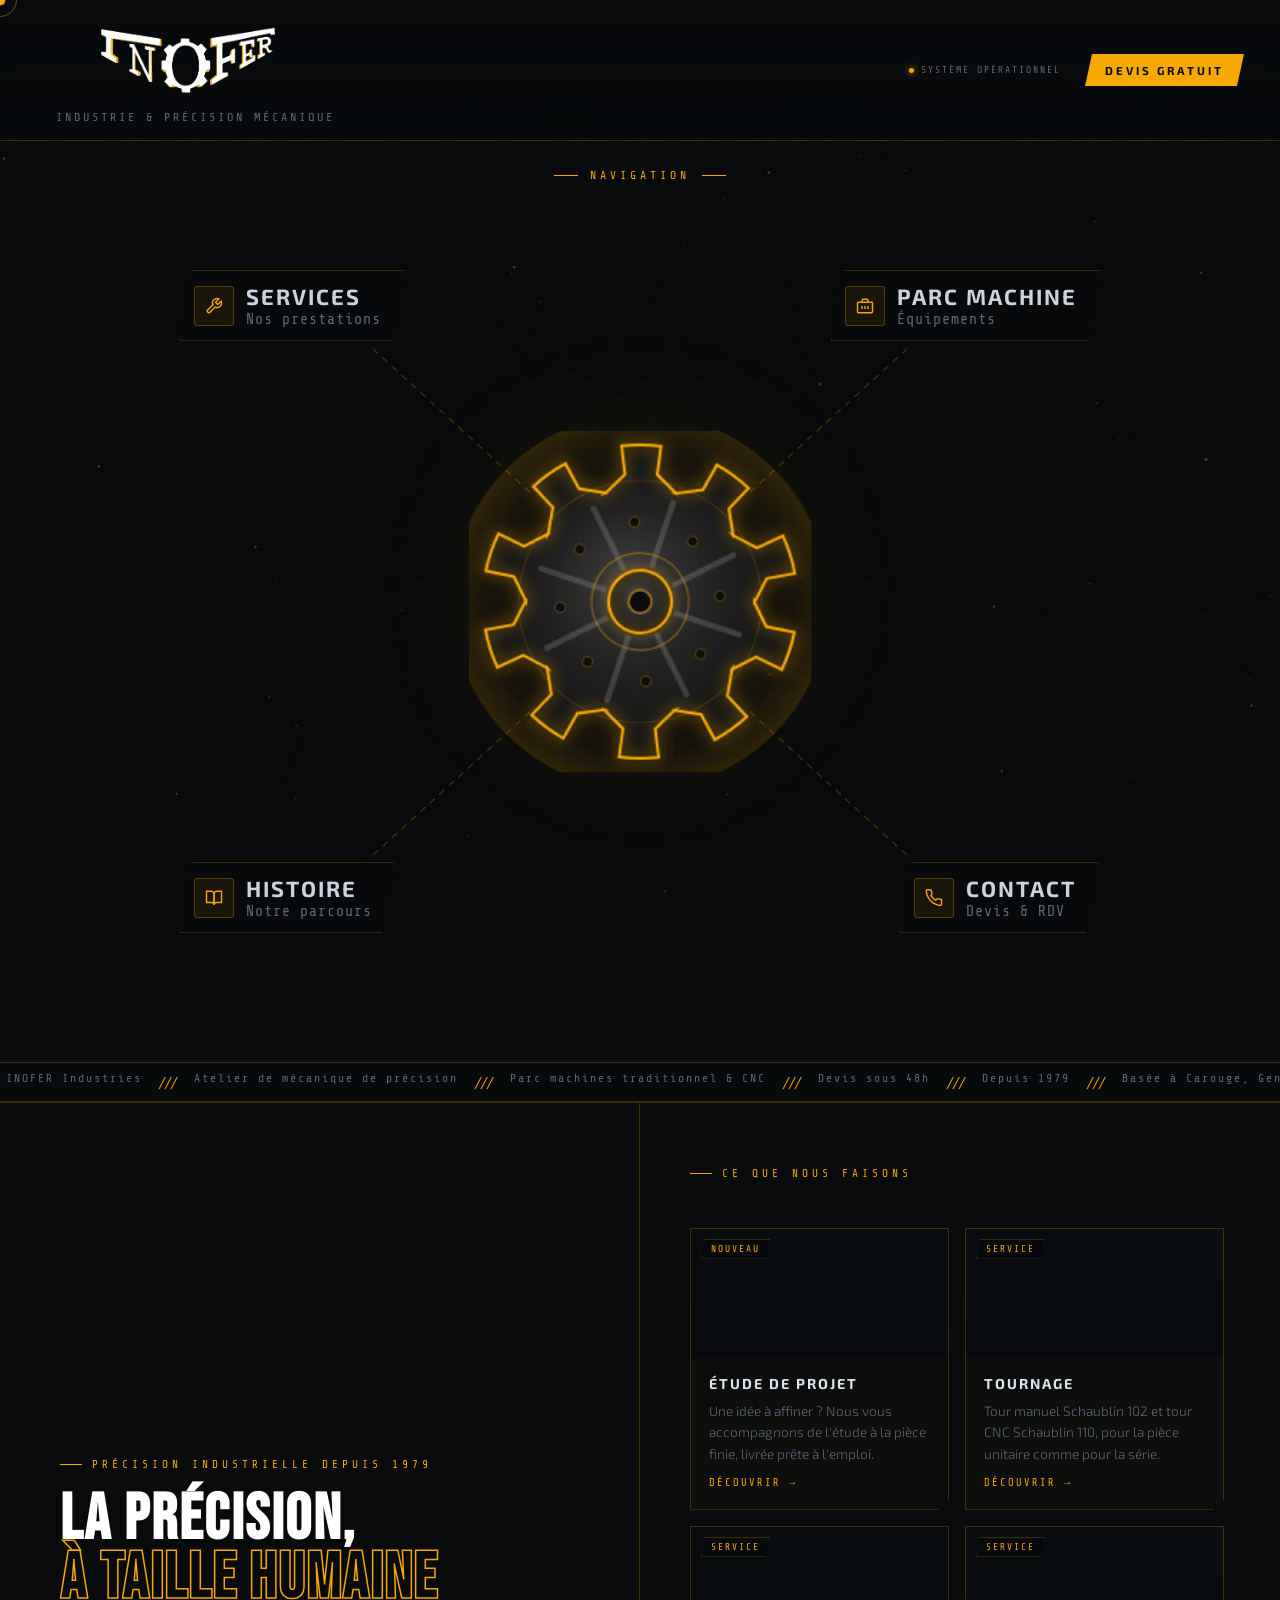
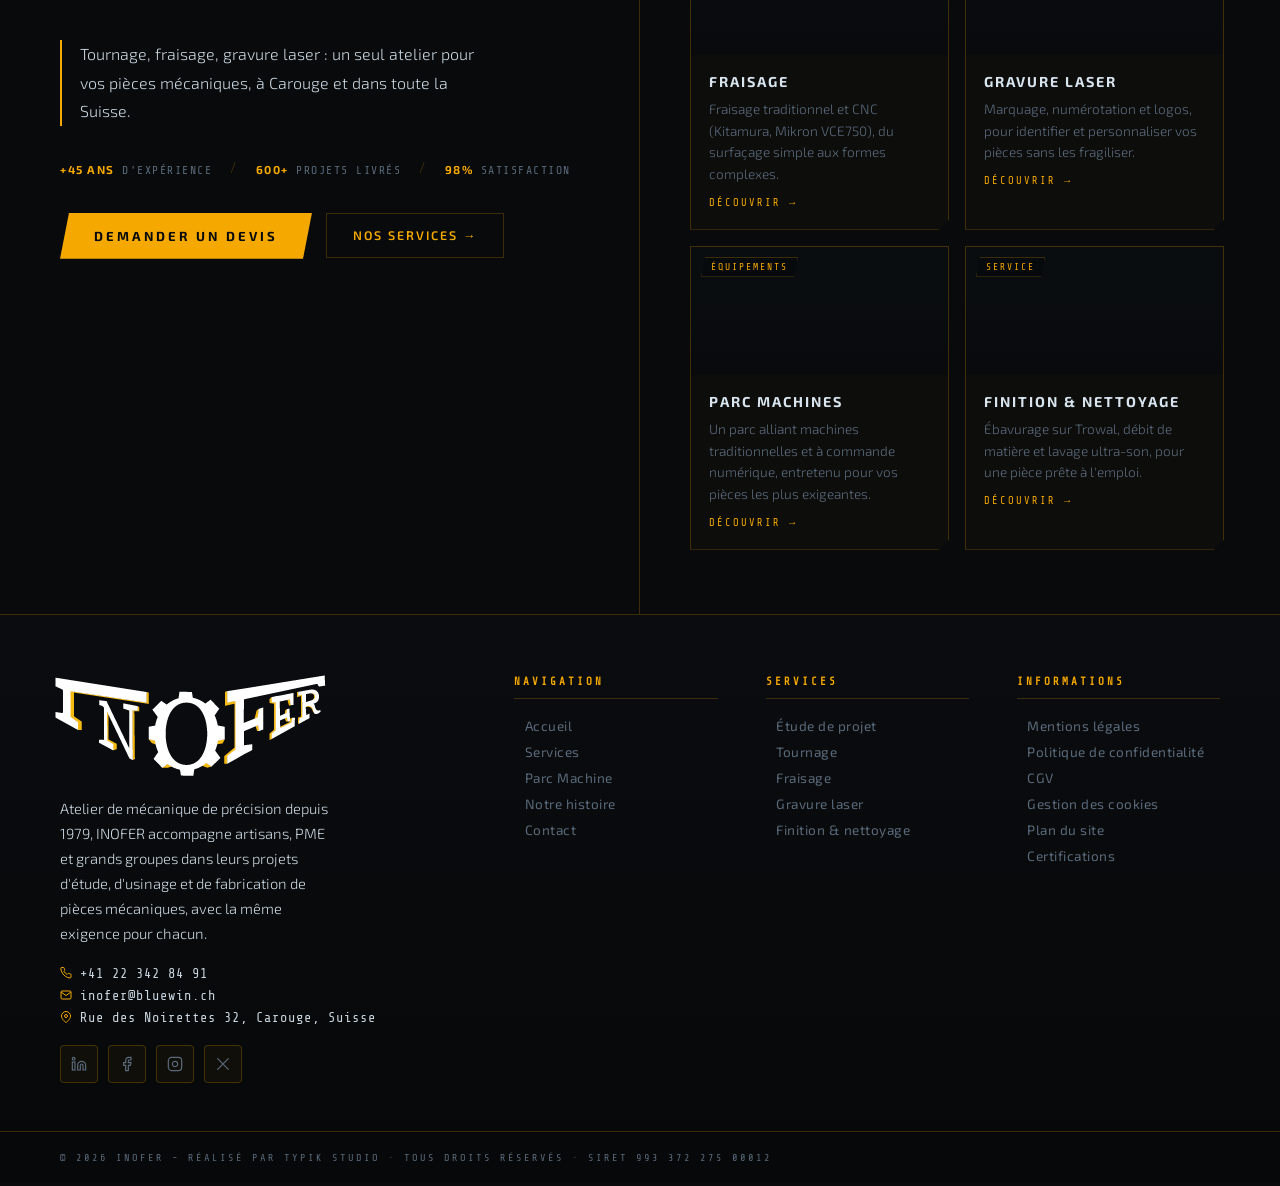
<file: index.html>
<!DOCTYPE html>
<html lang="fr">
<head>
  <meta charset="UTF-8"/>
  <meta name="viewport" content="width=device-width, initial-scale=1.0"/>
  <title>INOFER · Industrie & Précision</title>
  <link href="https://fonts.googleapis.com/css2?family=Bebas+Neue&family=Exo+2:wght@300;400;600;700&family=Share+Tech+Mono&display=swap" rel="stylesheet"/>
  <link rel="stylesheet" href="style.css"/>
   <!-- Favicon -->
    <link rel="icon" type="image/webp" href="image/fiv-icon.webp" />
</head>
<body>

  <div id="cursor"></div>
  <div id="cursor-ring"></div>
  <canvas id="bg-canvas"></canvas>
  <div class="scanlines"></div>

  <!-- HEADER -->
  <header>
    <a href="index.html" class="logo-mark">
      <img src="image/logo.webp" alt="Logo Inofer" class="logo-img">
      <span class="tagline">Industrie &amp; Précision Mécanique</span>
    </a>
    <div class="header-right">
      <div class="status-badge">Système opérationnel</div>
      <a href="contact.html" class="cta-header">Devis Gratuit</a>
    </div>
  </header>

  <div class="page">

    <!-- HERO : ROUE DENTÉE + NAV -->
    <section class="hero">
      <div class="hex-bg"></div>
      <div class="gear-ambient"></div>

      <div class="hero-top">
        <span class="eyebrow">Navigation</span>
      </div>

      <div class="gear-stage" id="gear-stage">

        <!-- Lignes de connexion -->
        <svg id="node-svg" viewBox="0 0 560 560" xmlns="http://www.w3.org/2000/svg">
          <defs>
            <filter id="lglow">
              <feGaussianBlur stdDeviation="2.5" result="b"/>
              <feMerge>
                <feMergeNode in="b"/>
                <feMergeNode in="SourceGraphic"/>
              </feMerge>
            </filter>
          </defs>
          <line id="ln-service"  x1="90"  y1="100" x2="205" y2="205" stroke="rgba(245,168,0,.22)" stroke-width="1" stroke-dasharray="5 4"/>
          <line id="ln-parc"     x1="470" y1="100" x2="355" y2="205" stroke="rgba(245,168,0,.22)" stroke-width="1" stroke-dasharray="5 4"/>
          <line id="ln-histoire" x1="90"  y1="460" x2="205" y2="355" stroke="rgba(245,168,0,.22)" stroke-width="1" stroke-dasharray="5 4"/>
          <line id="ln-contact"  x1="470" y1="460" x2="355" y2="355" stroke="rgba(245,168,0,.22)" stroke-width="1" stroke-dasharray="5 4"/>
        </svg>

        <!-- Canvas de la roue dentée -->
        <canvas id="gear-canvas" width="240" height="240"></canvas>

        <!-- Navigation desktop radiale -->
        <nav class="nav-nodes">

          <a href="service.html" class="node node-service" data-line="ln-service">
            <div class="node-pill">
              <div class="node-icon">
                <svg viewBox="0 0 24 24"><path d="M14.7 6.3a1 1 0 0 0 0 1.4l1.6 1.6a1 1 0 0 0 1.4 0l3.77-3.77a6 6 0 0 1-7.94 7.94l-6.91 6.91a2.12 2.12 0 0 1-3-3l6.91-6.91a6 6 0 0 1 7.94-7.94z"/></svg>
              </div>
              <div class="node-text">
                <span class="node-name">Services</span>
                <span class="node-desc">Nos prestations</span>
              </div>
            </div>
          </a>

          <a href="parc.html" class="node node-parc" data-line="ln-parc">
            <div class="node-pill">
              <div class="node-icon">
                <svg viewBox="0 0 24 24"><rect x="2" y="7" width="20" height="14" rx="1"/><path d="M16 7V5a2 2 0 0 0-2-2h-4a2 2 0 0 0-2 2v2"/><line x1="12" y1="12" x2="12" y2="16"/><line x1="8" y1="12" x2="8" y2="16"/><line x1="16" y1="12" x2="16" y2="16"/></svg>
              </div>
              <div class="node-text">
                <span class="node-name">Parc Machine</span>
                <span class="node-desc">Équipements</span>
              </div>
            </div>
          </a>

          <a href="histoire.html" class="node node-histoire" data-line="ln-histoire">
            <div class="node-pill">
              <div class="node-icon">
                <svg viewBox="0 0 24 24"><path d="M2 3h6a4 4 0 0 1 4 4v14a3 3 0 0 0-3-3H2z"/><path d="M22 3h-6a4 4 0 0 0-4 4v14a3 3 0 0 1 3-3h7z"/></svg>
              </div>
              <div class="node-text">
                <span class="node-name">Histoire</span>
                <span class="node-desc">Notre parcours</span>
              </div>
            </div>
          </a>

          <a href="contact.html" class="node node-contact" data-line="ln-contact">
            <div class="node-pill">
              <div class="node-icon">
                <svg viewBox="0 0 24 24"><path d="M22 16.92v3a2 2 0 0 1-2.18 2 19.79 19.79 0 0 1-8.63-3.07A19.5 19.5 0 0 1 4.69 12 19.79 19.79 0 0 1 1.61 3.18 2 2 0 0 1 3.58 1h3a2 2 0 0 1 2 1.72c.13.96.36 1.9.7 2.81a2 2 0 0 1-.45 2.11L7.91 8.55a16 16 0 0 0 6.29 6.29l1.31-1.31a2 2 0 0 1 2.11-.45c.91.34 1.85.57 2.81.7A2 2 0 0 1 22 16.92z"/></svg>
              </div>
              <div class="node-text">
                <span class="node-name">Contact</span>
                <span class="node-desc">Devis &amp; RDV</span>
              </div>
            </div>
          </a>

        </nav>
      </div><!-- /gear-stage -->

      <!-- Navigation mobile -->
      <div class="mobile-nav">
        <a href="index.html" class="mobile-nav-btn">
          <svg viewBox="0 0 24 24"><path d="M3 9.5L12 3l9 6.5V20a1 1 0 0 1-1 1H5a1 1 0 0 1-1-1z"/><polyline points="9 21 9 12 15 12 15 21"/></svg>
          Accueil
        </a>
        <a href="service.html" class="mobile-nav-btn">
          <svg viewBox="0 0 24 24"><path d="M14.7 6.3a1 1 0 0 0 0 1.4l1.6 1.6a1 1 0 0 0 1.4 0l3.77-3.77a6 6 0 0 1-7.94 7.94l-6.91 6.91a2.12 2.12 0 0 1-3-3l6.91-6.91a6 6 0 0 1 7.94-7.94z"/></svg>
          Services
        </a>
        <a href="parc.html" class="mobile-nav-btn">
          <svg viewBox="0 0 24 24"><rect x="2" y="7" width="20" height="14" rx="1"/><path d="M16 7V5a2 2 0 0 0-2-2h-4a2 2 0 0 0-2 2v2"/></svg>
          Parc Machine
        </a>
        <a href="histoire.html" class="mobile-nav-btn">
          <svg viewBox="0 0 24 24"><path d="M2 3h6a4 4 0 0 1 4 4v14a3 3 0 0 0-3-3H2z"/><path d="M22 3h-6a4 4 0 0 0-4 4v14a3 3 0 0 1 3-3h7z"/></svg>
          Histoire
        </a>
        <a href="contact.html" class="mobile-nav-btn accent">
          <svg viewBox="0 0 24 24" style="stroke:var(--bg)"><path d="M22 16.92v3a2 2 0 0 1-2.18 2 19.79 19.79 0 0 1-8.63-3.07A19.5 19.5 0 0 1 4.69 12 19.79 19.79 0 0 1 1.61 3.18 2 2 0 0 1 3.58 1h3a2 2 0 0 1 2 1.72c.13.96.36 1.9.7 2.81a2 2 0 0 1-.45 2.11L7.91 8.55a16 16 0 0 0 6.29 6.29l1.31-1.31a2 2 0 0 1 2.11-.45c.91.34 1.85.57 2.81.7A2 2 0 0 1 22 16.92z"/></svg>
          Contact
        </a>
      </div>

    </section><!-- /hero -->

    <!-- TICKER -->
    <div class="ticker-wrap">
      <div class="ticker-track">
        <span class="ticker-item">INOFER Industries</span><span class="ticker-sep">///</span>
        <span class="ticker-item">Atelier de mécanique de précision</span><span class="ticker-sep">///</span>
        <span class="ticker-item">Parc machines traditionnel &amp; CNC</span><span class="ticker-sep">///</span>
        <span class="ticker-item">Devis sous 48h</span><span class="ticker-sep">///</span>
        <span class="ticker-item">Depuis 1979</span><span class="ticker-sep">///</span>
        <span class="ticker-item">Basée à Carouge, Genève</span><span class="ticker-sep">///</span>
        <span class="ticker-item">Livraison dans toute la Suisse</span><span class="ticker-sep">///</span>
        <span class="ticker-item">Tournage de précision</span><span class="ticker-sep">///</span>
        <span class="ticker-item">Fraisage traditionnel &amp; CNC</span><span class="ticker-sep">///</span>
        <span class="ticker-item">Gravure laser</span><span class="ticker-sep">///</span>
        <span class="ticker-item">Finition &amp; lavage ultra-son</span><span class="ticker-sep">///</span>
        <span class="ticker-item">Un interlocuteur unique</span><span class="ticker-sep">///</span>
        <span class="ticker-item">Aluminium · Acier · Laiton · Bronze · Inox · Maillechort</span><span class="ticker-sep">///</span>
      </div>
    </div>

    <!-- INFO SECTION -->
    <section class="info-section">

      <div class="info-copy">
        <div class="section-eyebrow">Précision industrielle depuis 1979</div>
        <h1>LA PRÉCISION,<br><em>À TAILLE HUMAINE</em></h1>
        <p class="subtitle">
          Tournage, fraisage, gravure laser : un seul atelier pour vos pièces mécaniques, à Carouge et dans toute la Suisse.
        </p>
        <div class="stats-line">
          <span><strong>+45 ans</strong> d'expérience</span>
          <span class="sep">/</span>
          <span><strong>600+</strong> projets livrés</span>
          <span class="sep">/</span>
          <span><strong>98%</strong> satisfaction</span>
        </div>
        <div class="cta-group">
          <a href="contact.html" class="btn-primary">Demander un devis</a>
          <a href="service.html" class="btn-secondary">Nos services →</a>
        </div>
      </div>

      <div class="info-services">
        <div class="section-eyebrow">Ce que nous faisons</div>
        <div class="services-grid">

          <a href="service.html#etude-projet" class="service-card">
            <div class="sc-image">
              <div class="sc-tag">Nouveau</div>
            </div>
            <div class="sc-body">
              <div class="sc-title">Étude de projet</div>
              <div class="sc-desc">Une idée à affiner ? Nous vous accompagnons de l'étude à la pièce finie, livrée prête à l'emploi.</div>
              <span class="sc-link">Découvrir →</span>
            </div>
          </a>

          <a href="service.html#tournage" class="service-card">
            <div class="sc-image">
              <div class="sc-tag">Service</div>
            </div>
            <div class="sc-body">
              <div class="sc-title">Tournage</div>
              <div class="sc-desc">Tour manuel Schaublin 102 et tour CNC Schaublin 110, pour la pièce unitaire comme pour la série.</div>
              <span class="sc-link">Découvrir →</span>
            </div>
          </a>

          <a href="service.html#fraisage" class="service-card">
            <div class="sc-image">
              <div class="sc-tag">Service</div>
            </div>
            <div class="sc-body">
              <div class="sc-title">Fraisage</div>
              <div class="sc-desc">Fraisage traditionnel et CNC (Kitamura, Mikron VCE750), du surfaçage simple aux formes complexes.</div>
              <span class="sc-link">Découvrir →</span>
            </div>
          </a>

          <a href="service.html#gravure-laser" class="service-card">
            <div class="sc-image">
              <div class="sc-tag">Service</div>
            </div>
            <div class="sc-body">
              <div class="sc-title">Gravure laser</div>
              <div class="sc-desc">Marquage, numérotation et logos, pour identifier et personnaliser vos pièces sans les fragiliser.</div>
              <span class="sc-link">Découvrir →</span>
            </div>
          </a>

          <a href="parc.html" class="service-card">
            <div class="sc-image">
              <div class="sc-tag">Équipements</div>
            </div>
            <div class="sc-body">
              <div class="sc-title">Parc Machines</div>
              <div class="sc-desc">Un parc alliant machines traditionnelles et à commande numérique, entretenu pour vos pièces les plus exigeantes.</div>
              <span class="sc-link">Découvrir →</span>
            </div>
          </a>

          <a href="service.html#finition" class="service-card">
            <div class="sc-image">
              <div class="sc-tag">Service</div>
            </div>
            <div class="sc-body">
              <div class="sc-title">Finition &amp; nettoyage</div>
              <div class="sc-desc">Ébavurage sur Trowal, débit de matière et lavage ultra-son, pour une pièce prête à l'emploi.</div>
              <span class="sc-link">Découvrir →</span>
            </div>
          </a>

        </div>
      </div>

    </section>

    <!-- FOOTER -->
    <footer>
      <div class="footer-top">

        <div class="ft-brand">
          <span class="logo-footer"><img src="image/logo-footer.webp" alt=""></span>
          <p>Atelier de mécanique de précision depuis 1979, INOFER accompagne artisans, PME et grands groupes dans leurs projets d'étude, d'usinage et de fabrication de pièces mécaniques, avec la même exigence pour chacun.</p>
          <div class="ft-contact-info">
            <a href="tel:+41 22 342 84 91 ">
              <svg viewBox="0 0 24 24"><path d="M22 16.92v3a2 2 0 0 1-2.18 2 19.79 19.79 0 0 1-8.63-3.07A19.5 19.5 0 0 1 4.69 12 19.79 19.79 0 0 1 1.61 3.18 2 2 0 0 1 3.58 1h3a2 2 0 0 1 2 1.72c.13.96.36 1.9.7 2.81a2 2 0 0 1-.45 2.11L7.91 8.55a16 16 0 0 0 6.29 6.29l1.31-1.31a2 2 0 0 1 2.11-.45c.91.34 1.85.57 2.81.7A2 2 0 0 1 22 16.92z"/></svg>
                +41 22 342 84 91
            </a>
            <a href="mailto:contact@inofer.fr">
              <svg viewBox="0 0 24 24"><path d="M4 4h16c1.1 0 2 .9 2 2v12c0 1.1-.9 2-2 2H4c-1.1 0-2-.9-2-2V6c0-1.1.9-2 2-2z"/><polyline points="22,6 12,13 2,6"/></svg>
              inofer@bluewin.ch
            </a>
            <span>
              <svg viewBox="0 0 24 24"><path d="M21 10c0 7-9 13-9 13s-9-6-9-13a9 9 0 0 1 18 0z"/><circle cx="12" cy="10" r="3"/></svg>
              Rue des Noirettes 32, Carouge, Suisse
            </span>
          </div>
          <div class="social-row">
            <a href="#" class="social-btn" title="LinkedIn" aria-label="LinkedIn">
              <svg viewBox="0 0 24 24"><path d="M16 8a6 6 0 0 1 6 6v7h-4v-7a2 2 0 0 0-4 0v7h-4v-7a6 6 0 0 1 6-6z"/><rect x="2" y="9" width="4" height="12"/><circle cx="4" cy="4" r="2"/></svg>
            </a>
            <a href="#" class="social-btn" title="Facebook" aria-label="Facebook">
              <svg viewBox="0 0 24 24"><path d="M18 2h-3a5 5 0 0 0-5 5v3H7v4h3v8h4v-8h3l1-4h-4V7a1 1 0 0 1 1-1h3z"/></svg>
            </a>
            <a href="#" class="social-btn" title="Instagram" aria-label="Instagram">
              <svg viewBox="0 0 24 24"><rect x="2" y="2" width="20" height="20" rx="5" ry="5"/><path d="M16 11.37A4 4 0 1 1 12.63 8 4 4 0 0 1 16 11.37z"/><line x1="17.5" y1="6.5" x2="17.51" y2="6.5"/></svg>
            </a>
            <a href="#" class="social-btn" title="X / Twitter" aria-label="X / Twitter">
              <svg viewBox="0 0 24 24"><path d="M4 4l16 16M20 4L4 20" stroke-linecap="round"/></svg>
            </a>
          </div>
        </div>

        <div class="ft-col">
          <h4>Navigation</h4>
          <ul>
            <li><a href="index.html">Accueil</a></li>
            <li><a href="service.html">Services</a></li>
            <li><a href="parc.html">Parc Machine</a></li>
            <li><a href="histoire.html">Notre histoire</a></li>
            <li><a href="contact.html">Contact</a></li>
          </ul>
        </div>

        <div class="ft-col">
          <h4>Services</h4>
          <ul>
            <li><a href="service.html#etude-projet">Étude de projet</a></li>
            <li><a href="service.html#tournage">Tournage</a></li>
            <li><a href="service.html#fraisage">Fraisage</a></li>
            <li><a href="service.html#gravure-laser">Gravure laser</a></li>
            <li><a href="service.html#finition">Finition &amp; nettoyage</a></li>
          </ul>
        </div>

        <div class="ft-col">
          <h4>Informations</h4>
          <ul>
            <li><a href="mentions-legales.html">Mentions légales</a></li>
            <li><a href="politique-confidentialite.html">Politique de confidentialité</a></li>
            <li><a href="cgv.html">CGV</a></li>
            <li><a href="cookies.html">Gestion des cookies</a></li>
            <li><a href="plan-du-site.html">Plan du site</a></li>
            <li><a href="#">Certifications</a></li>
          </ul>
        </div>

      </div>

      <div class="footer-bottom">
        <span class="ft-copy">&copy; 2026 Inofer - Réalisé par Typik Studio · Tous droits réservés · SIRET 993 372 275 00012</span>
      </div>

    </footer>

  </div><!-- /page -->

  <script src="main.js"></script>
</body>
</html>
</file>
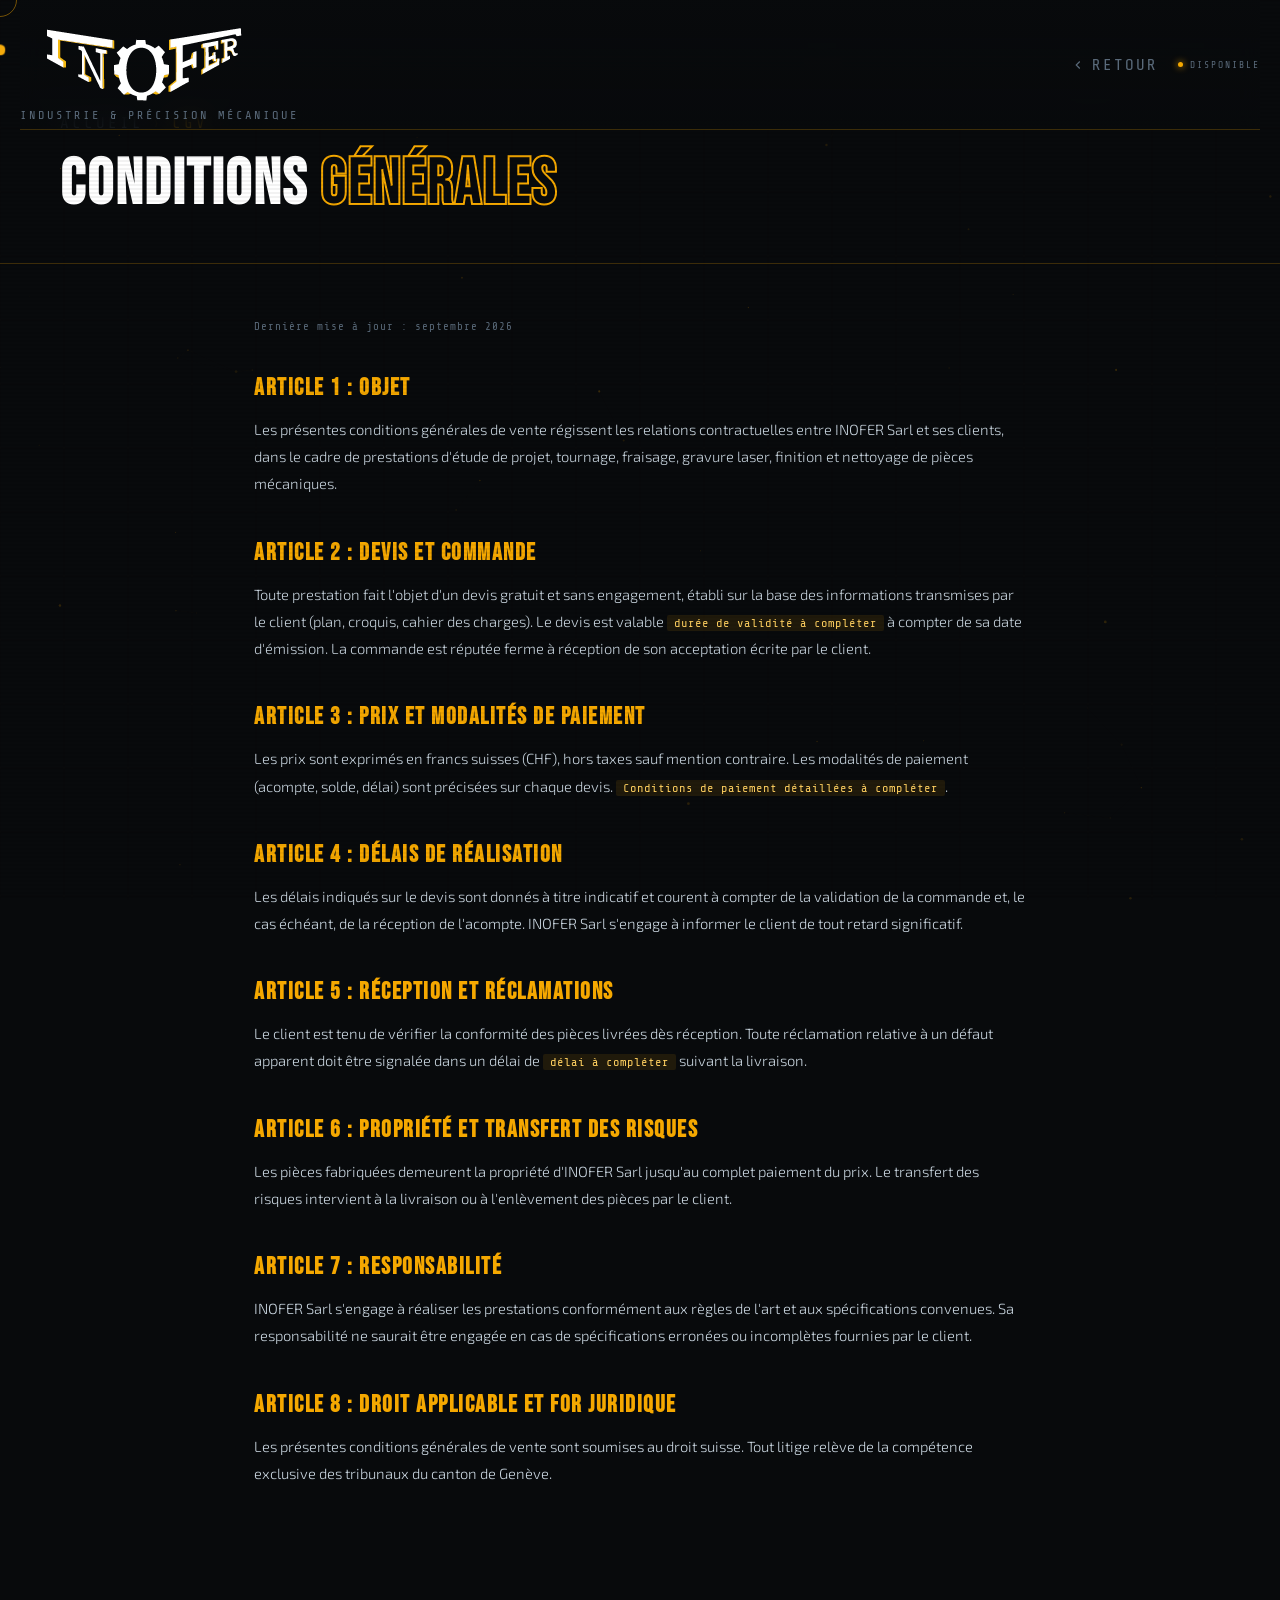
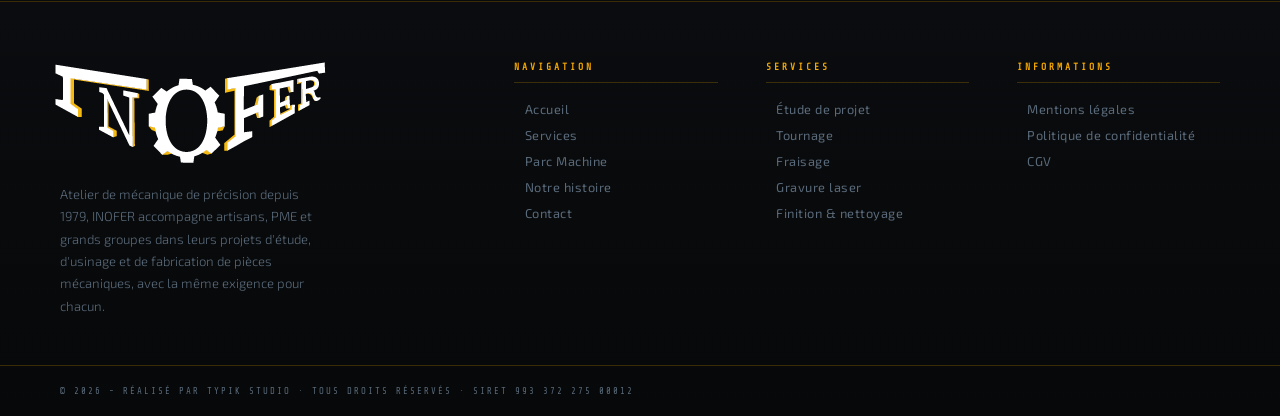
<file: cgv.html>
<!DOCTYPE html>
<html lang="fr">
<head>
<meta charset="UTF-8"/>
<meta name="viewport" content="width=device-width, initial-scale=1.0"/>
<title>INOFER · CGV</title>
<link rel="icon" type="image/webp" href="image/fiv-icon.webp" />
<link href="https://fonts.googleapis.com/css2?family=Bebas+Neue&family=Exo+2:wght@300;400;600;700&family=Share+Tech+Mono&display=swap" rel="stylesheet"/>
<style>
*,*::before,*::after{box-sizing:border-box;margin:0;padding:0}
:root{--gold:#F5A800;--gold2:#FFD060;--glow:rgba(245,168,0,.6);--glow2:rgba(245,168,0,.15);--bg:#080A0C;--border:rgba(245,168,0,.22);--text:#C8D4DE;--dim:#5a6a7a}
html{scroll-behavior:smooth}
body{background:var(--bg);color:var(--text);font-family:'Exo 2',sans-serif;overflow-x:hidden;cursor:none}
@media(pointer:coarse){body{cursor:auto}}
#cursor,#cursor-ring{display:none}
@media(pointer:fine){
  #cursor{display:block;position:fixed;width:11px;height:11px;background:var(--gold);border-radius:50%;pointer-events:none;z-index:9999;transform:translate(-50%,-50%);mix-blend-mode:screen;transition:width .15s,height .15s}
  #cursor-ring{display:block;position:fixed;width:34px;height:34px;border:1.5px solid var(--gold);border-radius:50%;pointer-events:none;z-index:9998;transform:translate(-50%,-50%);opacity:.45;transition:width .2s,height .2s,opacity .2s}
  body{cursor:none}
}
#bg-canvas{position:fixed;inset:0;z-index:0;opacity:.4;pointer-events:none}
.scanlines{position:fixed;inset:0;z-index:1;pointer-events:none;background:repeating-linear-gradient(0deg,transparent,transparent 2px,rgba(0,0,0,.05) 2px,rgba(0,0,0,.05) 4px)}
/* HEADER */
header{position:fixed;top:0px;left:20px;right:20px;bottom:30px;z-index:200;height:130px;display:flex;align-items:center;justify-content:space-between;background:linear-gradient(180deg,rgba(8,10,12,.98),rgba(8,10,12,.75));border-bottom:1px solid var(--border);backdrop-filter:blur(12px)}
.logo-mark{font-family:'Bebas Neue',sans-serif;font-size:1.9rem;letter-spacing:5px;color:#fff;display:flex;align-items:center;position:relative;text-decoration:none}
.logo-mark .tagline{font-family:'Share Tech Mono',monospace;font-size:12px;letter-spacing:3px;color:var(--dim);text-transform:uppercase;position:absolute;bottom:-9px;left:0;white-space:nowrap; top:80px}
.header-right{display:flex;align-items:center;gap:20px}
.nav-back{font-family:'Share Tech Mono',monospace;font-size:16px;letter-spacing:2px;text-transform:uppercase;color:var(--dim);text-decoration:none;display:flex;align-items:center;gap:7px;transition:color .2s}
.nav-back svg{width:14px;height:14px;stroke:var(--dim);fill:none;stroke-width:2;transition:stroke .2s}
.nav-back:hover{color:var(--gold)}
.nav-back:hover svg{stroke:var(--gold)}
.status-badge{font-family:'Share Tech Mono',monospace;font-size:.6rem;letter-spacing:2px;color:var(--dim);text-transform:uppercase;display:flex;align-items:center;gap:7px}
.status-badge::before{content:'';width:5px;height:5px;border-radius:50%;background:var(--gold);box-shadow:0 0 7px var(--gold);animation:blink 2s ease-in-out infinite}
@keyframes blink{0%,100%{opacity:1}50%{opacity:.25}}
@media(max-width:600px){.status-badge{display:none}.header-right{gap:12px}}

/* ── HERO ── */
.legal-hero{position:relative;margin-top:50px;padding:64px 60px 40px;border-bottom:1px solid var(--border)}
@media(max-width:600px){.legal-hero{padding:48px 24px 32px}}
.breadcrumb{font-family:'Share Tech Mono',monospace;font-size:16px;letter-spacing:3px;text-transform:uppercase;color:var(--dim);margin-bottom:14px;display:flex;align-items:center;gap:8px}
.breadcrumb a{color:var(--dim);text-decoration:none;transition:color .2s}
.breadcrumb a:hover{color:var(--gold)}
.breadcrumb .sep{color:var(--border)}
.breadcrumb .cur{color:var(--gold)}
.legal-hero h1{font-family:'Bebas Neue',sans-serif;font-size:clamp(2.2rem,5vw,4rem);letter-spacing:2px;color:#fff}
.legal-hero h1 em{font-style:normal;color:transparent;-webkit-text-stroke:2px var(--gold)}

/* ── CONTENT ── */
.legal-content{max-width:820px;margin:0 auto;padding:56px 24px 100px}
.legal-updated{font-family:'Share Tech Mono',monospace;font-size:.68rem;letter-spacing:1px;color:var(--dim);margin-bottom:40px}
.legal-content h2{font-family:'Bebas Neue',sans-serif;font-size:1.5rem;letter-spacing:1.5px;color:var(--gold);margin:40px 0 14px}
.legal-content h2:first-of-type{margin-top:0}
.legal-content p{font-family:'Exo 2',sans-serif;font-weight:300;font-size:.92rem;line-height:1.85;color:var(--text);margin-bottom:14px}
.legal-content ul{margin:0 0 16px 20px;color:var(--text)}
.legal-content li{font-family:'Exo 2',sans-serif;font-weight:300;font-size:.92rem;line-height:1.85;margin-bottom:6px}
.legal-content a{color:var(--gold);text-decoration:none}
.legal-content a:hover{text-decoration:underline}
.legal-content strong{color:#fff;font-weight:600}
.ph{color:var(--gold2);background:rgba(245,168,0,.1);padding:1px 7px;border-radius:2px;font-family:'Share Tech Mono',monospace;font-size:.82em}

/* ── FOOTER (reprise du reste du site) ── */
footer{position:relative;z-index:2;background:linear-gradient(180deg,#0a0c0f,#060809);border-top:1px solid var(--border)}
.footer-top{display:grid;grid-template-columns:2fr 1fr 1fr 1fr;gap:48px;padding:60px 60px 48px;border-bottom:1px solid var(--border)}
@media(max-width:960px){.footer-top{grid-template-columns:1fr 1fr;gap:36px;padding:44px 32px 36px}}
@media(max-width:560px){.footer-top{grid-template-columns:1fr;gap:28px;padding:36px 24px 28px}}
.ft-brand .logo-footer { font-family: 'Bebas Neue', sans-serif; font-size: 1.7rem; letter-spacing: 5px; color: #fff; display: block; margin-left: -120px;}
.ft-brand .logo-footer span { color: var(--gold); }
.ft-brand p { font-family: 'Exo 2', sans-serif; font-weight: 300; font-size: .82rem; line-height: 1.7; color: var(--dim); margin-top: 12px; max-width: 260px; }
.ft-col h4{font-family:'Share Tech Mono',monospace;font-size:.6rem;letter-spacing:3px;text-transform:uppercase;color:var(--gold);margin-bottom:18px;padding-bottom:10px;border-bottom:1px solid var(--border)}
.ft-col ul{list-style:none;display:flex;flex-direction:column;gap:9px}
.ft-col ul li a{font-family:'Exo 2',sans-serif;font-weight:400;font-size:.8rem;color:var(--dim);text-decoration:none;letter-spacing:.5px;transition:color .2s;display:flex;align-items:center;gap:6px}
.ft-col ul li a::before{content:'›';color:var(--gold);font-size:.9rem;opacity:0;transition:opacity .2s,transform .2s;transform:translateX(-4px)}
.ft-col ul li a:hover{color:var(--text)}
.ft-col ul li a:hover::before{opacity:1;transform:translateX(0)}
.footer-bottom{display:flex;align-items:center;justify-content:space-between;flex-wrap:wrap;gap:14px;padding:20px 60px}
@media(max-width:960px){.footer-bottom{padding:16px 32px}}
@media(max-width:560px){.footer-bottom{padding:16px 24px;flex-direction:column;align-items:flex-start}}
.ft-copy{font-family:'Share Tech Mono',monospace;font-size:.56rem;letter-spacing:2px;color:var(--dim);text-transform:uppercase}
</style>
</head>
<body>
<div id="cursor"></div><div id="cursor-ring"></div>
<canvas id="bg-canvas"></canvas><div class="scanlines"></div>

<header>
    <a href="index.html" class="logo-mark"><img src="image/logo-head.webp" alt=""><span class="tagline">Industrie &amp; Précision Mécanique</span></a>
  <div class="header-right">
    <a href="index.html" class="nav-back"><svg viewBox="0 0 24 24"><polyline points="15 18 9 12 15 6"/></svg>Retour</a>
    <div class="status-badge">Disponible</div>
  </div>
</header>

<div class="page">
  <section class="legal-hero">
    <div class="breadcrumb"><a href="index.html">Accueil</a><span class="sep">›</span><span class="cur">CGV</span></div>
    <h1>CONDITIONS <em>GÉNÉRALES</em></h1>
  </section>

  <div class="legal-content">
    <div class="legal-updated">Dernière mise à jour : septembre 2026</div>
    <h2>Article 1 : Objet</h2>
    <p>Les présentes conditions générales de vente régissent les relations contractuelles entre INOFER Sarl et ses clients, dans le cadre de prestations d'étude de projet, tournage, fraisage, gravure laser, finition et nettoyage de pièces mécaniques.</p>

    <h2>Article 2 : Devis et commande</h2>
    <p>Toute prestation fait l'objet d'un devis gratuit et sans engagement, établi sur la base des informations transmises par le client (plan, croquis, cahier des charges). Le devis est valable <span class="ph">durée de validité à compléter</span> à compter de sa date d'émission. La commande est réputée ferme à réception de son acceptation écrite par le client.</p>

    <h2>Article 3 : Prix et modalités de paiement</h2>
    <p>Les prix sont exprimés en francs suisses (CHF), hors taxes sauf mention contraire. Les modalités de paiement (acompte, solde, délai) sont précisées sur chaque devis. <span class="ph">Conditions de paiement détaillées à compléter</span>.</p>

    <h2>Article 4 : Délais de réalisation</h2>
    <p>Les délais indiqués sur le devis sont donnés à titre indicatif et courent à compter de la validation de la commande et, le cas échéant, de la réception de l'acompte. INOFER Sarl s'engage à informer le client de tout retard significatif.</p>

    <h2>Article 5 : Réception et réclamations</h2>
    <p>Le client est tenu de vérifier la conformité des pièces livrées dès réception. Toute réclamation relative à un défaut apparent doit être signalée dans un délai de <span class="ph">délai à compléter</span> suivant la livraison.</p>

    <h2>Article 6 : Propriété et transfert des risques</h2>
    <p>Les pièces fabriquées demeurent la propriété d'INOFER Sarl jusqu'au complet paiement du prix. Le transfert des risques intervient à la livraison ou à l'enlèvement des pièces par le client.</p>

    <h2>Article 7 : Responsabilité</h2>
    <p>INOFER Sarl s'engage à réaliser les prestations conformément aux règles de l'art et aux spécifications convenues. Sa responsabilité ne saurait être engagée en cas de spécifications erronées ou incomplètes fournies par le client.</p>

    <h2>Article 8 : Droit applicable et for juridique</h2>
    <p>Les présentes conditions générales de vente sont soumises au droit suisse. Tout litige relève de la compétence exclusive des tribunaux du canton de Genève.</p>

  </div>

  <footer>
    <div class="footer-top">
      <div class="ft-brand">
       <span class="logo-footer"><img src="image/logo-footer.webp" alt=""></span>
          <p>Atelier de mécanique de précision depuis 1979, INOFER accompagne artisans, PME et grands groupes dans leurs projets d'étude, d'usinage et de fabrication de pièces mécaniques, avec la même exigence pour chacun.</p>
      </div>
      <div class="ft-col"><h4>Navigation</h4><ul><li><a href="index.html">Accueil</a></li><li><a href="service.html">Services</a></li><li><a href="parc.html">Parc Machine</a></li><li><a href="histoire.html">Notre histoire</a></li><li><a href="contact.html">Contact</a></li></ul></div>
      <div class="ft-col"><h4>Services</h4><ul><li><a href="service.html#etude-projet">Étude de projet</a></li><li><a href="service.html#tournage">Tournage</a></li><li><a href="service.html#fraisage">Fraisage</a></li><li><a href="service.html#gravure-laser">Gravure laser</a></li><li><a href="service.html#finition">Finition &amp; nettoyage</a></li></ul></div>
      <div class="ft-col"><h4>Informations</h4><ul><li><a href="mentions-legales.html">Mentions légales</a></li><li><a href="politique-confidentialite.html">Politique de confidentialité</a></li><li><a href="cgv.html">CGV</a></li></ul></div>
    </div>
    <div class="footer-bottom">
      <span class="ft-copy">&copy; 2026 - Réalisé par Typik Studio · Tous droits réservés · SIRET 993 372 275 00012</span>
    </div>
  </footer>
</div>

<script>
const cur=document.getElementById('cursor'),ring=document.getElementById('cursor-ring');
if(cur&&ring){let mx=0,my=0,rx=0,ry=0;document.addEventListener('mousemove',e=>{mx=e.clientX;my=e.clientY;cur.style.left=mx+'px';cur.style.top=my+'px'});(function ar(){rx+=(mx-rx)*.12;ry+=(my-ry)*.12;ring.style.left=rx+'px';ring.style.top=ry+'px';requestAnimationFrame(ar)})();document.querySelectorAll('a,button,input,select,textarea').forEach(el=>{el.addEventListener('mouseenter',()=>{cur.style.width='5px';cur.style.height='5px';ring.style.width='52px';ring.style.height='52px';ring.style.opacity='.85'});el.addEventListener('mouseleave',()=>{cur.style.width='11px';cur.style.height='11px';ring.style.width='34px';ring.style.height='34px';ring.style.opacity='.45'})})}
const bgC=document.getElementById('bg-canvas'),bgX=bgC.getContext('2d');
function resizeBg(){bgC.width=window.innerWidth;bgC.height=window.innerHeight}resizeBg();window.addEventListener('resize',resizeBg);
const pts=Array.from({length:60},()=>({x:Math.random()*window.innerWidth,y:Math.random()*window.innerHeight,vx:(Math.random()-.5)*.2,vy:(Math.random()-.5)*.2,r:Math.random()*1.1+.3,a:Math.random()*.45+.1}));
(function ab(){bgC.width=bgC.width;bgX.strokeStyle='rgba(245,168,0,.028)';bgX.lineWidth=1;for(let x=0;x<bgC.width;x+=64){bgX.beginPath();bgX.moveTo(x,0);bgX.lineTo(x,bgC.height);bgX.stroke()}for(let y=0;y<bgC.height;y+=64){bgX.beginPath();bgX.moveTo(0,y);bgX.lineTo(bgC.width,y);bgX.stroke()}pts.forEach(p=>{p.x+=p.vx;p.y+=p.vy;if(p.x<0)p.x=bgC.width;if(p.x>bgC.width)p.x=0;if(p.y<0)p.y=bgC.height;if(p.y>bgC.height)p.y=0;bgX.beginPath();bgX.arc(p.x,p.y,p.r,0,Math.PI*2);bgX.fillStyle=`rgba(245,168,0,${p.a})`;bgX.fill()});pts.forEach((a,i)=>pts.slice(i+1).forEach(b=>{const d=Math.hypot(a.x-b.x,a.y-b.y);if(d<100){bgX.beginPath();bgX.moveTo(a.x,a.y);bgX.lineTo(b.x,b.y);bgX.strokeStyle=`rgba(245,168,0,${(1-d/100)*.04})`;bgX.lineWidth=1;bgX.stroke()}}));requestAnimationFrame(ab)})();
</script>
</body>
</html>
</file>
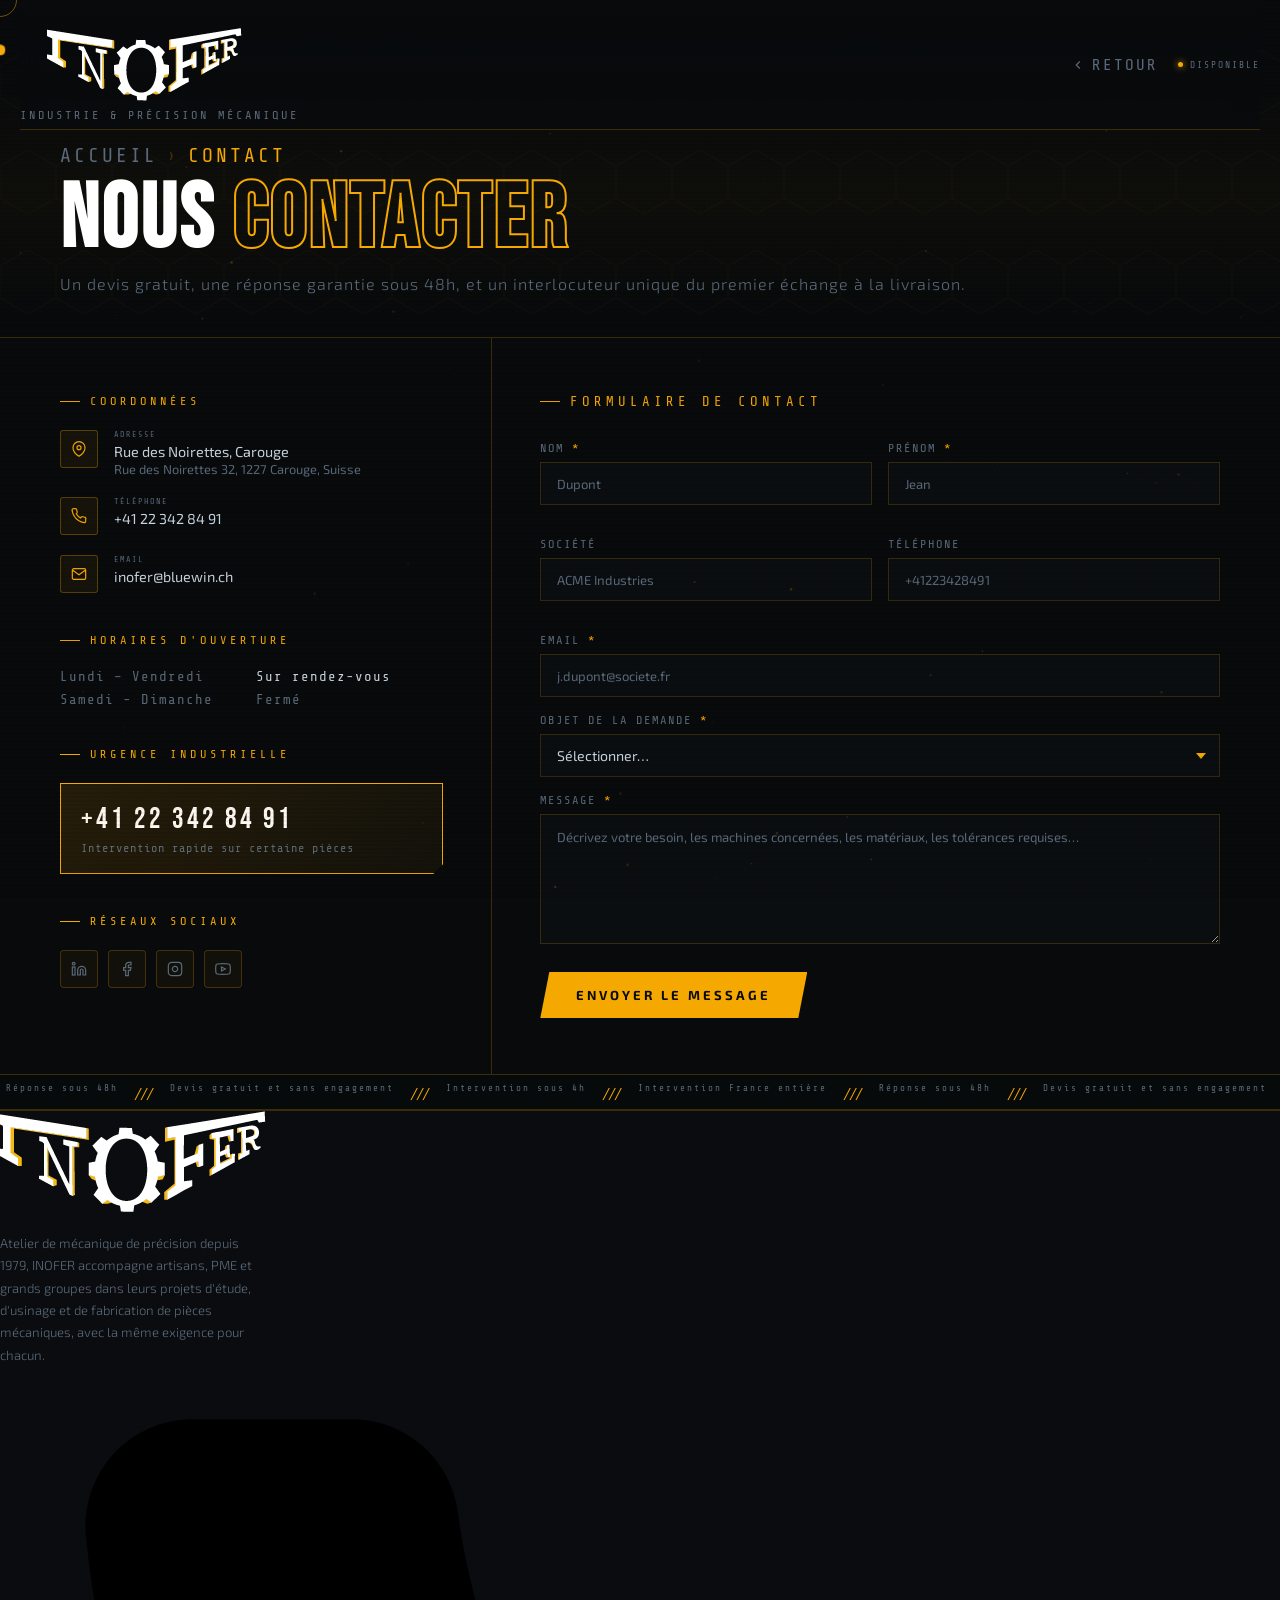
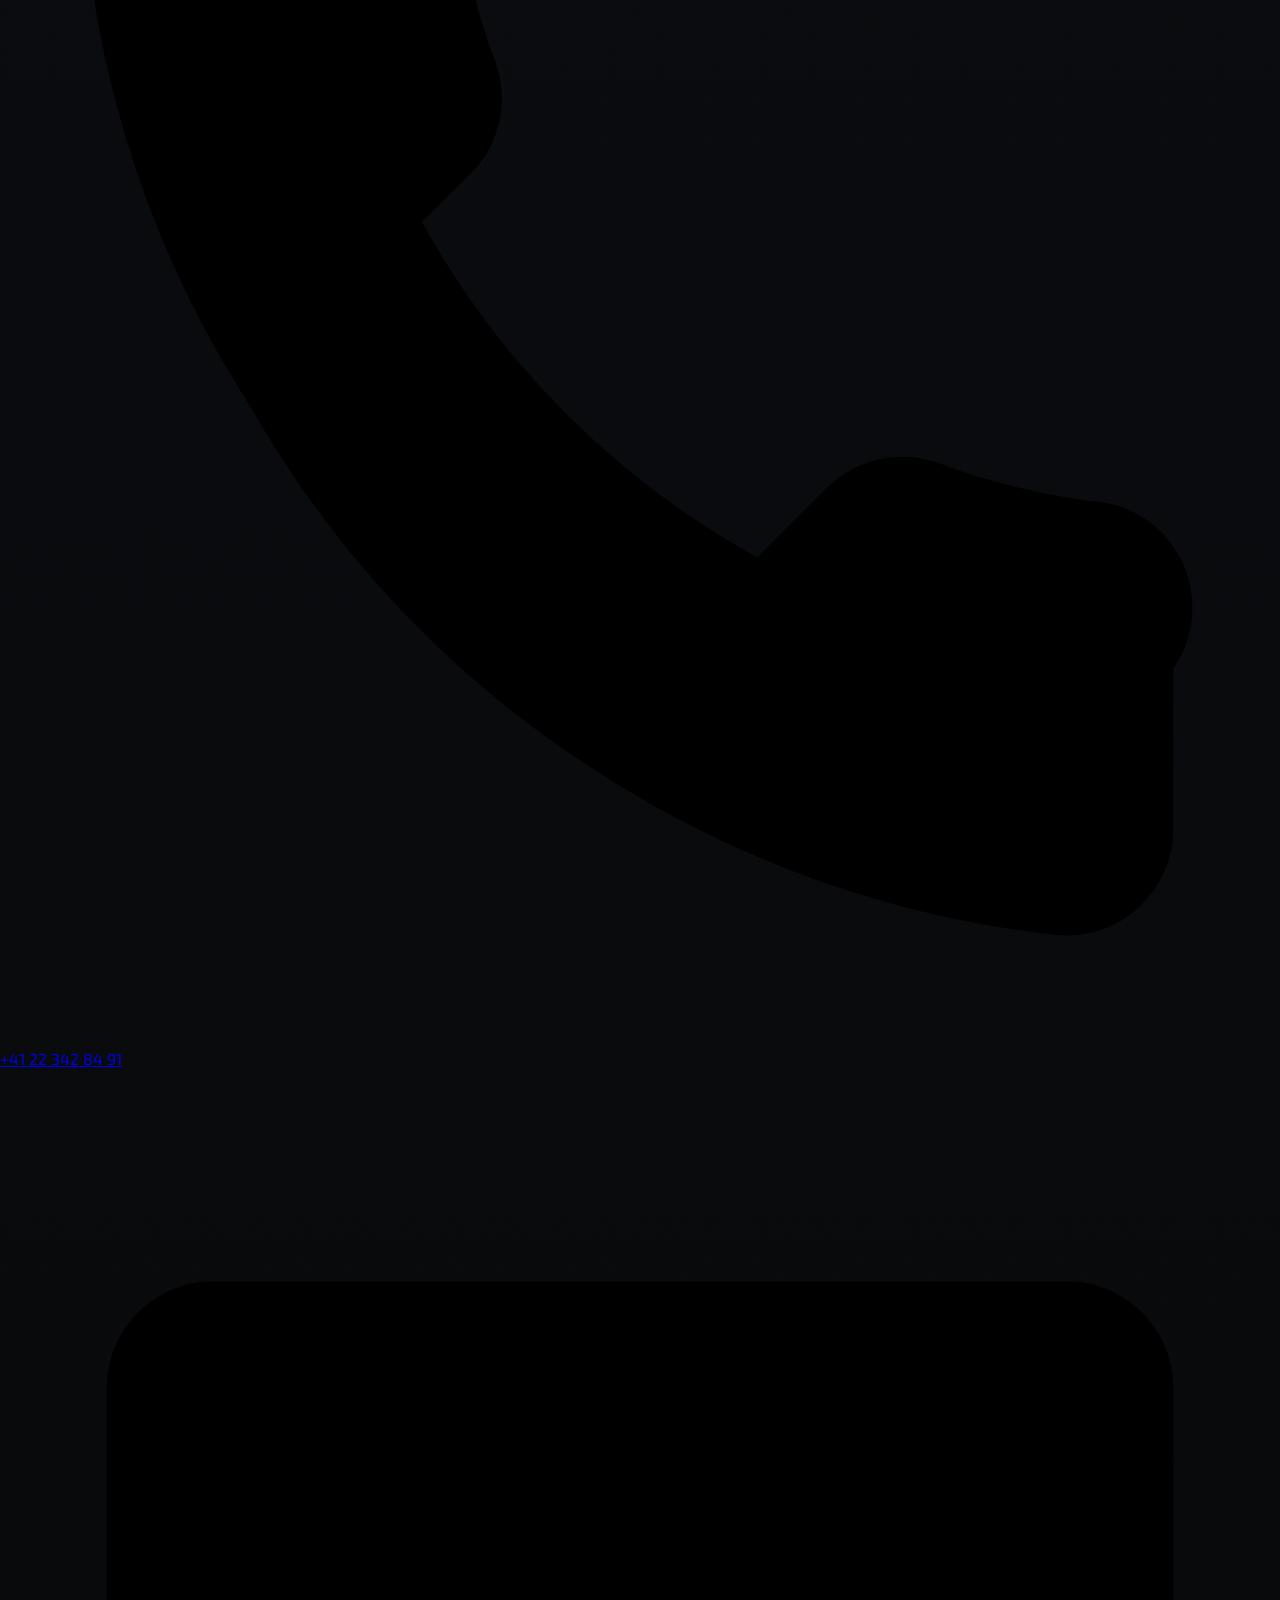
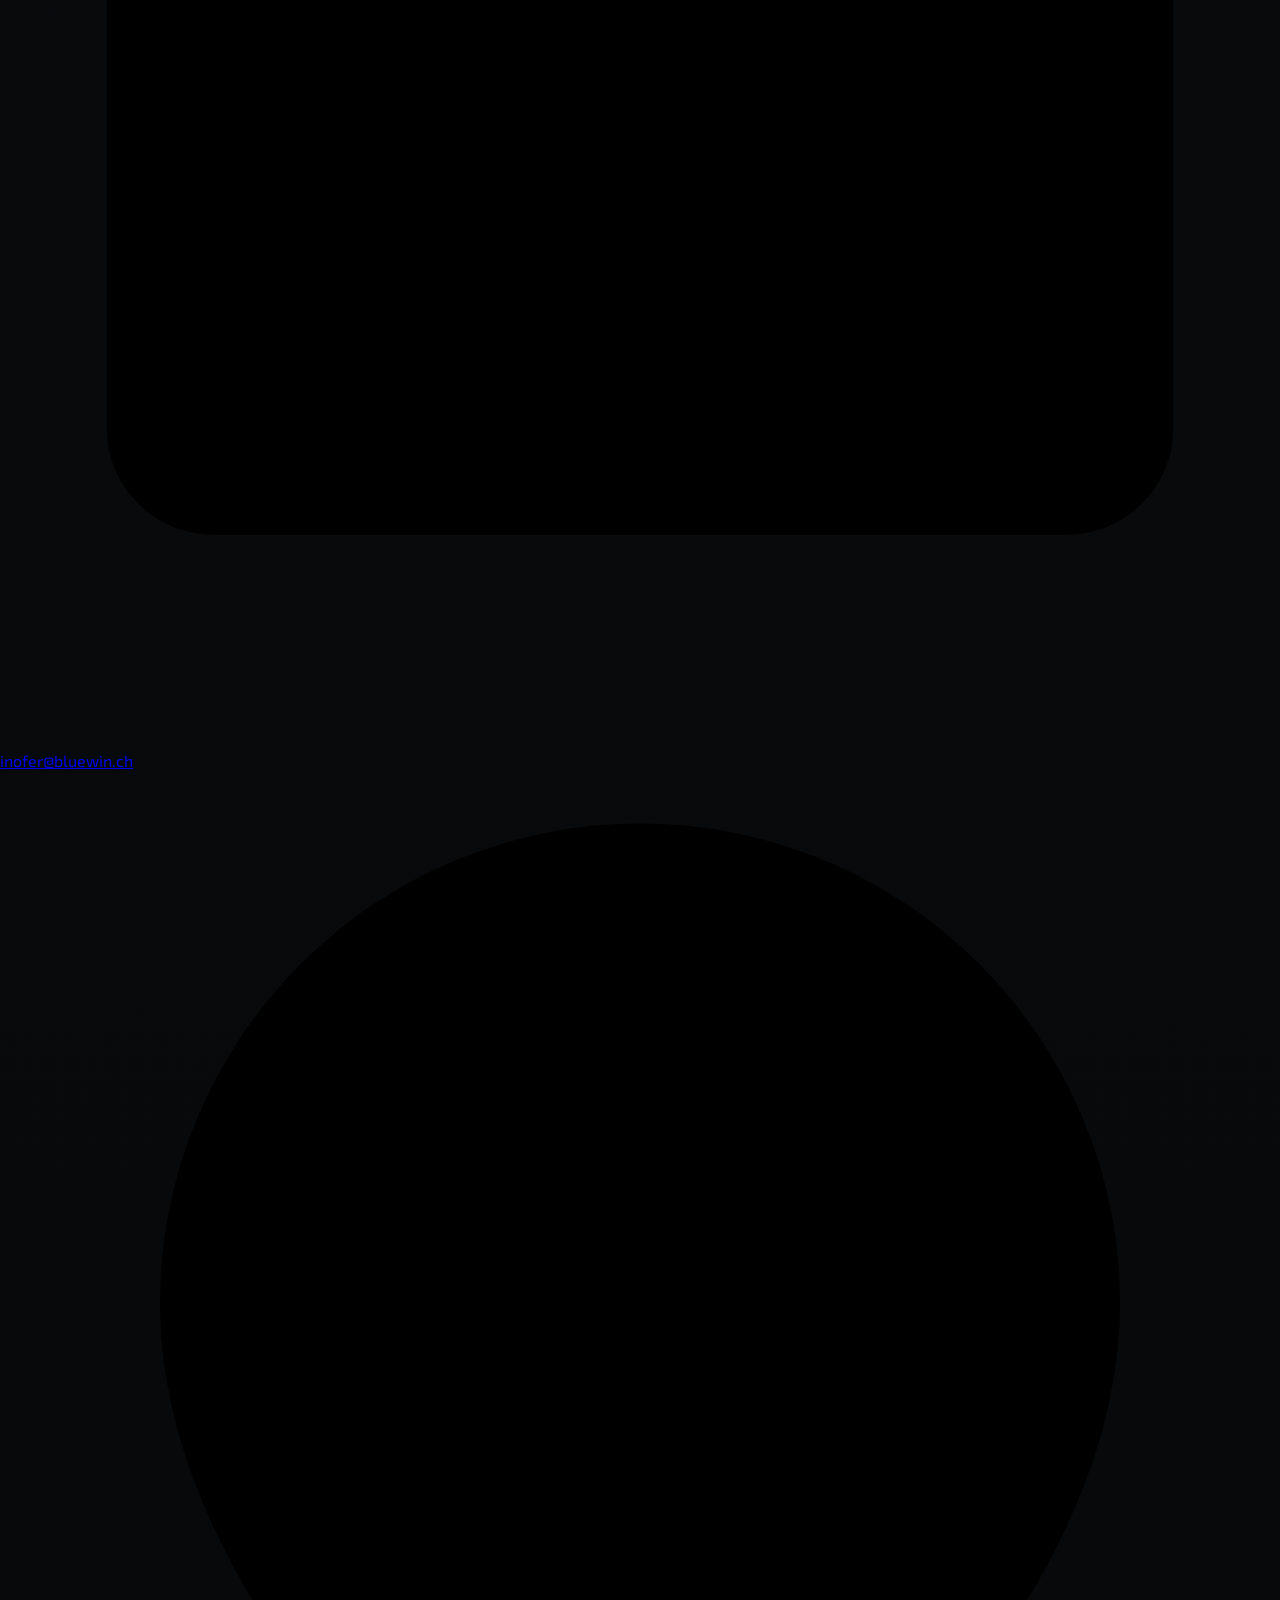
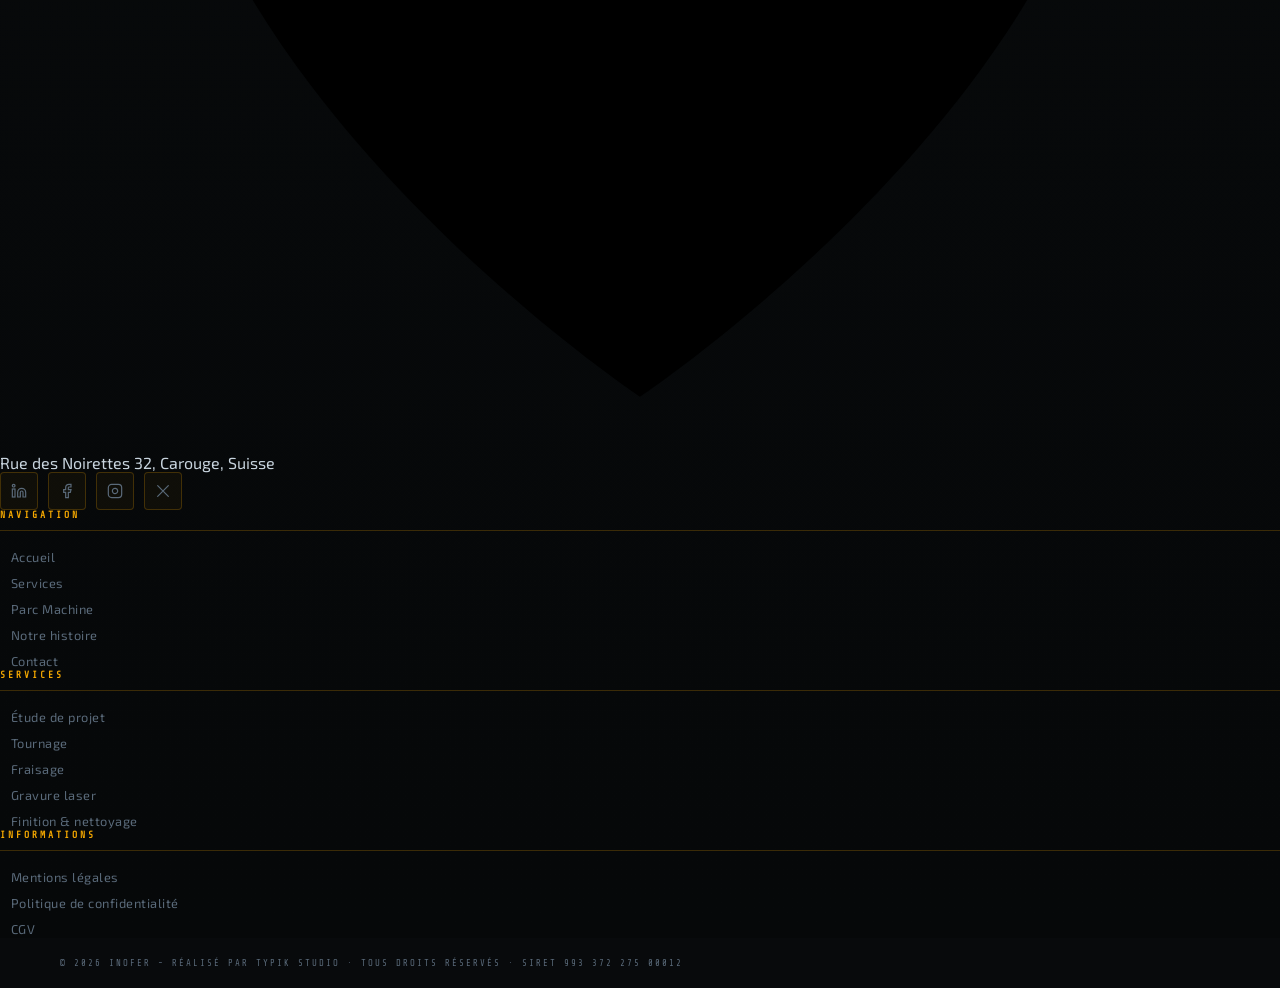
<file: contact.html>
<!DOCTYPE html>
<html lang="fr">
<head>
<meta charset="UTF-8"/>
<meta name="viewport" content="width=device-width, initial-scale=1.0"/>
<title>INOFER · Contact</title>
<link rel="icon" type="image/webp" href="image/fiv-icon.webp" />
<link href="https://fonts.googleapis.com/css2?family=Bebas+Neue&family=Exo+2:wght@300;400;600;700&family=Share+Tech+Mono&display=swap" rel="stylesheet"/>
<style>
*,*::before,*::after{box-sizing:border-box;margin:0;padding:0}
:root{--gold:#F5A800;--gold2:#FFD060;--glow:rgba(245,168,0,.6);--glow2:rgba(245,168,0,.15);--bg:#080A0C;--border:rgba(245,168,0,.22);--text:#C8D4DE;--dim:#5a6a7a}
html{scroll-behavior:smooth}
body{background:var(--bg);color:var(--text);font-family:'Exo 2',sans-serif;overflow-x:hidden;cursor:none}
@media(pointer:coarse){body{cursor:auto}}
#cursor,#cursor-ring{display:none}
@media(pointer:fine){
  #cursor{display:block;position:fixed;width:11px;height:11px;background:var(--gold);border-radius:50%;pointer-events:none;z-index:9999;transform:translate(-50%,-50%);mix-blend-mode:screen;transition:width .15s,height .15s}
  #cursor-ring{display:block;position:fixed;width:34px;height:34px;border:1.5px solid var(--gold);border-radius:50%;pointer-events:none;z-index:9998;transform:translate(-50%,-50%);opacity:.45;transition:width .2s,height .2s,opacity .2s}
  body{cursor:none}
}
#bg-canvas{position:fixed;inset:0;z-index:0;opacity:.4;pointer-events:none}
.scanlines{position:fixed;inset:0;z-index:1;pointer-events:none;background:repeating-linear-gradient(0deg,transparent,transparent 2px,rgba(0,0,0,.05) 2px,rgba(0,0,0,.05) 4px)}
/* HEADER */
header{position:fixed;top:0px;left:20px;right:20px;bottom:30px;z-index:200;height:130px;display:flex;align-items:center;justify-content:space-between;background:linear-gradient(180deg,rgba(8,10,12,.98),rgba(8,10,12,.75));border-bottom:1px solid var(--border);backdrop-filter:blur(12px)}
.logo-mark{font-family:'Bebas Neue',sans-serif;font-size:1.9rem;letter-spacing:5px;color:#fff;display:flex;align-items:center;position:relative;text-decoration:none}
.logo-mark .brk{color:var(--gold);font-size:2.2rem;line-height:1}
.logo-mark .tagline{font-family:'Share Tech Mono',monospace;font-size:12px;letter-spacing:3px;color:var(--dim);text-transform:uppercase;position:absolute;bottom:-9px;left:0;white-space:nowrap; top:80px}
.header-right{display:flex;align-items:center;gap:20px}
.nav-back{font-family:'Share Tech Mono',monospace;font-size:16px;letter-spacing:2px;text-transform:uppercase;color:var(--dim);text-decoration:none;display:flex;align-items:center;gap:7px;transition:color .2s}
.nav-back svg{width:14px;height:14px;stroke:var(--dim);fill:none;stroke-width:2;transition:stroke .2s}
.nav-back:hover{color:var(--gold)}
.nav-back:hover svg{stroke:var(--gold)}
.status-badge{font-family:'Share Tech Mono',monospace;font-size:.6rem;letter-spacing:2px;color:var(--dim);text-transform:uppercase;display:flex;align-items:center;gap:7px}
.status-badge::before{content:'';width:5px;height:5px;border-radius:50%;background:var(--gold);box-shadow:0 0 7px var(--gold);animation:blink 2s ease-in-out infinite}
@keyframes blink{0%,100%{opacity:1}50%{opacity:.25}}
@media(max-width:600px){.status-badge{display:none}.header-right{gap:12px}}

/* ── HERO ── */
.contact-hero{position:relative;margin-top:50px;height:clamp(240px,32vh,360px);display:flex;flex-direction:column;align-items:flex-start;justify-content:flex-end;padding:0 60px 44px;overflow:hidden;border-bottom:1px solid var(--border)}
@media(max-width:600px){.contact-hero{padding:0 24px 32px}}
.hero-hex{position:absolute;inset:0;pointer-events:none;opacity:.05;background-image:url("data:image/svg+xml,%3Csvg xmlns='http://www.w3.org/2000/svg' width='56' height='100'%3E%3Cpath d='M28 0L56 16L56 48L28 64L0 48L0 16Z' fill='none' stroke='%23F5A800' stroke-width='.8'/%3E%3C/svg%3E")}
.hero-sweep{position:absolute;inset:0;pointer-events:none;background:linear-gradient(180deg,transparent 0%,rgba(245,168,0,.03) 50%,transparent 100%);animation:sweep 6s ease-in-out infinite}
@keyframes sweep{0%{transform:translateY(-100%);opacity:0}20%{opacity:1}80%{opacity:1}100%{transform:translateY(100%);opacity:0}}
.breadcrumb{font-family:'Share Tech Mono',monospace;font-size:20px;letter-spacing:3px;text-transform:uppercase;color:var(--dim);margin-bottom:14px;display:flex;align-items:center;gap:8px;z-index:2;position:relative}
.breadcrumb a{color:var(--dim);text-decoration:none;transition:color .2s}
.breadcrumb a:hover{color:var(--gold)}
.breadcrumb .sep{color:var(--border)}
.breadcrumb .cur{color:var(--gold)}
.contact-hero h1{font-family:'Bebas Neue',sans-serif;font-size:clamp(3rem,7vw,6.5rem);line-height:.88;letter-spacing:3px;color:#fff;z-index:2;position:relative}
.contact-hero h1 em{font-style:normal;color:transparent;-webkit-text-stroke:2px var(--gold)}
.hero-sub{font-family:'Exo 2',sans-serif;font-weight:300;font-size:16px;color:var(--dim);margin-top:14px;z-index:2;position:relative;letter-spacing:1px}

/* ── MAIN GRID ── */
.contact-grid{display:grid;grid-template-columns:1fr 1.6fr;min-height:70vh}
@media(max-width:860px){.contact-grid{grid-template-columns:1fr}}

/* ── LEFT : INFOS ── */
.contact-info{padding:56px 48px 56px 60px;border-right:1px solid var(--border);display:flex;flex-direction:column;gap:40px}
@media(max-width:860px){.contact-info{padding:44px 28px;border-right:none;border-bottom:1px solid var(--border)}}

.info-block-title{font-family:'Share Tech Mono',monospace;font-size:12px;letter-spacing:4px;text-transform:uppercase;color:var(--gold);margin-bottom:22px;display:flex;align-items:center;gap:10px}
.info-block-title::before{content:'';width:20px;height:1px;background:var(--gold)}

.info-item{display:flex;align-items:flex-start;gap:16px;margin-bottom:20px}
.info-item:last-child{margin-bottom:0}
.info-icon{width:38px;height:38px;border:1px solid rgba(245,168,0,.3);border-radius:3px;background:rgba(245,168,0,.06);display:flex;align-items:center;justify-content:center;flex-shrink:0}
.info-icon svg{width:16px;height:16px;stroke:var(--gold);fill:none;stroke-width:1.8}
.info-label{font-family:'Share Tech Mono',monospace;font-size:.52rem;letter-spacing:2px;text-transform:uppercase;color:var(--dim);margin-bottom:4px}
.info-value{font-family:'Exo 2',sans-serif;font-weight:400;font-size:.9rem;color:var(--text)}
.info-value a{color:var(--text);text-decoration:none;transition:color .2s}
.info-value a:hover{color:var(--gold)}

/* horaires */
.hours-grid{display:grid;grid-template-columns:1fr 1fr;gap:8px;margin-top:4px}
.hour-row{font-family:'Share Tech Mono',monospace;font-size:14px;letter-spacing:1px;color:var(--dim)}
.hour-row span{color:var(--text)}

/* réseaux */
.social-row{display:flex;gap:10px;flex-wrap:wrap}
.social-btn{width:38px;height:38px;border:1px solid var(--border);border-radius:4px;display:flex;align-items:center;justify-content:center;text-decoration:none;transition:all .25s;background:rgba(245,168,0,.04)}
.social-btn svg{width:16px;height:16px;stroke:var(--dim);fill:none;stroke-width:1.8;transition:stroke .25s}
.social-btn:hover{border-color:var(--gold);background:rgba(245,168,0,.1);box-shadow:0 0 14px var(--glow2)}
.social-btn:hover svg{stroke:var(--gold)}

/* urgence badge */
.urgence-card{border:1px solid var(--gold);background:rgba(245,168,0,.05);padding:18px 20px;clip-path:polygon(0 0,100% 0,100% calc(100% - 10px),calc(100% - 10px) 100%,0 100%);position:relative;overflow:hidden}
.urgence-card::before{content:'';position:absolute;inset:0;background:linear-gradient(135deg,rgba(245,168,0,.08),transparent);pointer-events:none}
.urgence-num{font-family:'Bebas Neue',sans-serif;font-size:1.8rem;letter-spacing:3px;color:#fff}
.urgence-note{font-family:'Share Tech Mono',monospace;font-size:12px;letter-spacing:1px;color:var(--dim);margin-top:4px}

/* ── RIGHT : FORMULAIRE ── */
.contact-form-wrap{padding:56px 60px 56px 48px;display:flex;flex-direction:column;justify-content:flex-start}
@media(max-width:860px){.contact-form-wrap{padding:44px 28px}}

.form-title{font-family:'Share Tech Mono',monospace;font-size:14px;letter-spacing:4px;text-transform:uppercase;color:var(--gold);margin-bottom:32px;display:flex;align-items:center;gap:10px}
.form-title::before{content:'';width:20px;height:1px;background:var(--gold)}

.form-row{display:grid;grid-template-columns:1fr 1fr;gap:16px;margin-bottom:16px}
@media(max-width:500px){.form-row{grid-template-columns:1fr}}
.form-group{display:flex;flex-direction:column;gap:7px;margin-bottom:16px}

.form-label{font-family:'Share Tech Mono',monospace;font-size:12px;letter-spacing:2px;text-transform:uppercase;color:var(--dim)}
.form-label .req{color:var(--gold)}

.form-input,
.form-select,
.form-textarea{
  font-family:'Exo 2',sans-serif;font-weight:400;font-size:.88rem;
  color:var(--text);background:rgba(12,15,18,.9);
  border:1px solid rgba(245,168,0,.18);
  padding:12px 16px;outline:none;
  transition:border-color .2s,box-shadow .2s;
  appearance:none;-webkit-appearance:none;
  width:100%;
}
.form-input::placeholder,.form-textarea::placeholder{color:var(--dim);font-size:.82rem}
.form-input:focus,.form-select:focus,.form-textarea:focus{border-color:var(--gold);box-shadow:0 0 0 3px rgba(245,168,0,.08)}
.form-textarea{resize:vertical;min-height:130px;line-height:1.6}

/* select custom arrow */
.select-wrap{position:relative}
.select-wrap::after{content:'';position:absolute;right:14px;top:50%;transform:translateY(-50%);width:0;height:0;border-left:5px solid transparent;border-right:5px solid transparent;border-top:6px solid var(--gold);pointer-events:none}
.form-select{padding-right:38px;cursor:pointer;background:rgba(12,15,18,.9)}
.form-select option{background:#0d1014;color:var(--text)}

/* fichier joint */
.file-drop{border:1px dashed rgba(245,168,0,.25);padding:20px;text-align:center;cursor:pointer;transition:all .25s;position:relative;background:rgba(245,168,0,.02)}
.file-drop:hover{border-color:var(--gold);background:rgba(245,168,0,.04)}
.file-drop input{position:absolute;inset:0;opacity:0;cursor:pointer;width:100%;height:100%}
.file-drop svg{width:24px;height:24px;stroke:var(--dim);fill:none;stroke-width:1.5;margin:0 auto 8px;display:block;transition:stroke .25s}
.file-drop:hover svg{stroke:var(--gold)}
.file-drop p{font-family:'Share Tech Mono',monospace;font-size:.55rem;letter-spacing:2px;text-transform:uppercase;color:var(--dim)}
.file-drop p span{color:var(--gold)}
.texte-fichier{font-family:'Share Tech Mono',monospace;font-size:12px;color:var(--gold);margin-top:6px;display:none}
.file-name{font-family:'Share Tech Mono',monospace;font-size:12px;color:var(--gold);margin-top:6px;display:none}

/* radio group */
.radio-group{display:flex;flex-wrap:wrap;gap:10px}
.radio-btn{display:flex;align-items:center;gap:8px;cursor:pointer}
.radio-btn input{display:none}
.radio-pill{font-family:'Share Tech Mono',monospace;font-size:12px;letter-spacing:2px;text-transform:uppercase;padding:7px 14px;border:1px solid var(--border);color:var(--dim);background:transparent;transition:all .2s;clip-path:polygon(5px 0,100% 0,calc(100% - 5px) 100%,0 100%)}
.radio-btn input:checked + .radio-pill{border-color:var(--gold);color:var(--gold);background:rgba(245,168,0,.08)}

/* submit */
.form-submit{display:flex;align-items:center;justify-content:space-between;margin-top:28px;flex-wrap:wrap;gap:16px}
.form-note{font-family:'Share Tech Mono',monospace;font-size:10px;letter-spacing:1px;color:var(--dim);max-width:260px;line-height:1.6}
.btn-submit{font-family:'Exo 2',sans-serif;font-weight:700;font-size:.82rem;letter-spacing:3px;text-transform:uppercase;color:var(--bg);background:var(--gold);padding:15px 36px;border:none;clip-path:polygon(9px 0,100% 0,calc(100% - 9px) 100%,0 100%);cursor:pointer;transition:all .25s;position:relative;overflow:hidden}
.btn-submit::after{content:'';position:absolute;inset:0;background:linear-gradient(90deg,transparent,rgba(255,255,255,.28),transparent);transform:translateX(-100%);transition:transform .5s}
.btn-submit:hover{background:var(--gold2);box-shadow:0 0 36px var(--glow)}
.btn-submit:hover::after{transform:translateX(100%)}

/* success state */
.form-success{display:none;text-align:center;padding:48px 24px;flex-direction:column;align-items:center;gap:16px}
.form-success.show{display:flex}
.success-icon{width:64px;height:64px;border:2px solid var(--gold);border-radius:50%;display:flex;align-items:center;justify-content:center;box-shadow:0 0 32px var(--glow)}
.success-icon svg{width:28px;height:28px;stroke:var(--gold);fill:none;stroke-width:2}
.success-title{font-family:'Bebas Neue',sans-serif;font-size:2.2rem;letter-spacing:3px;color:#fff}
.success-msg{font-family:'Exo 2',sans-serif;font-weight:300;font-size:.9rem;color:var(--dim);max-width:360px;line-height:1.7}

/* ── TICKER ── */
.ticker-wrap{overflow:hidden;border-top:1px solid var(--border);border-bottom:1px solid var(--border);height:36px;background:rgba(8,10,12,.9);display:flex;align-items:center;position:relative;z-index:2}
.ticker-track{display:flex;white-space:nowrap;animation:ticker 40s linear infinite}
.ticker-item{font-family:'Share Tech Mono',monospace;font-size:.58rem;letter-spacing:2px;color:var(--dim);padding:0 6px}
.ticker-sep{color:var(--gold);padding:0 10px}
@keyframes ticker{0%{transform:translateX(0)}100%{transform:translateX(-50%)}}

/* ── FOOTER ── */
footer{position:relative;z-index:2;background:linear-gradient(180deg,#0a0c0f,#060809);border-top:1px solid var(--border)}
.footer-top{display:grid;grid-template-columns:2fr 1fr 1fr 1fr;gap:48px;padding:60px 60px 48px;border-bottom:1px solid var(--border)}
@media(max-width:960px){.footer-top{grid-template-columns:1fr 1fr;gap:36px;padding:44px 32px 36px}}
@media(max-width:560px){.footer-top{grid-template-columns:1fr;gap:28px;padding:36px 24px 28px}}
.ft-brand .logo-footer { font-family: 'Bebas Neue', sans-serif; font-size: 1.7rem; letter-spacing: 5px; color: #fff; display: block; margin-left: -120px;}
.ft-brand .logo-footer span { color: var(--gold); }
.ft-brand p { font-family: 'Exo 2', sans-serif; font-weight: 300; font-size: .82rem; line-height: 1.7; color: var(--dim); margin-top: 12px; max-width: 260px; }
.ft-col h4{font-family:'Share Tech Mono',monospace;font-size:.6rem;letter-spacing:3px;text-transform:uppercase;color:var(--gold);margin-bottom:18px;padding-bottom:10px;border-bottom:1px solid var(--border)}
.ft-col ul{list-style:none;display:flex;flex-direction:column;gap:9px}
.ft-col ul li a{font-family:'Exo 2',sans-serif;font-weight:400;font-size:.8rem;color:var(--dim);text-decoration:none;letter-spacing:.5px;transition:color .2s;display:flex;align-items:center;gap:6px}
.ft-col ul li a::before{content:'›';color:var(--gold);font-size:.9rem;opacity:0;transition:opacity .2s,transform .2s;transform:translateX(-4px)}
.ft-col ul li a:hover{color:var(--text)}
.ft-col ul li a:hover::before{opacity:1;transform:translateX(0)}
.footer-bottom{display:flex;align-items:center;justify-content:space-between;flex-wrap:wrap;gap:14px;padding:20px 60px}
@media(max-width:960px){.footer-bottom{padding:16px 32px}}
@media(max-width:560px){.footer-bottom{padding:16px 24px;flex-direction:column;align-items:flex-start}}
.ft-copy{font-family:'Share Tech Mono',monospace;font-size:.56rem;letter-spacing:2px;color:var(--dim);text-transform:uppercase}

.ft-cert{font-family:'Share Tech Mono',monospace;font-size:.55rem;letter-spacing:2px;color:var(--dim);display:flex;align-items:center;gap:7px}
.ft-cert::before{content:'';width:5px;height:5px;border-radius:50%;background:var(--gold);box-shadow:0 0 6px var(--gold)}
</style>
</head>
<body>
<div id="cursor"></div><div id="cursor-ring"></div>
<canvas id="bg-canvas"></canvas><div class="scanlines"></div>

<header>
    <a href="index.html" class="logo-mark"><img src="image/logo-head.webp" alt=""><span class="tagline">Industrie &amp; Précision Mécanique</span></a>
  <div class="header-right">
    <a href="index.html" class="nav-back"><svg viewBox="0 0 24 24"><polyline points="15 18 9 12 15 6"/></svg>Retour</a>
    <div class="status-badge">Disponible</div>
  </div>
</header>

<div class="page">
  <section class="contact-hero">
    <div class="hero-hex"></div><div class="hero-sweep"></div>
    <div class="breadcrumb"><a href="index.html">Accueil</a><span class="sep">›</span><span class="cur">Contact</span></div>
    <h1>NOUS <em>CONTACTER</em></h1>
    <p class="hero-sub">Un devis gratuit, une réponse garantie sous 48h, et un interlocuteur unique du premier échange à la livraison.</p>
  </section>

  <div class="contact-grid">
    <!-- INFOS -->
    <div class="contact-info">
      <div>
        <div class="info-block-title">Coordonnées</div>
        <div class="info-item">
          <div class="info-icon"><svg viewBox="0 0 24 24"><path d="M21 10c0 7-9 13-9 13s-9-6-9-13a9 9 0 0 1 18 0z"/><circle cx="12" cy="10" r="3"/></svg></div>
          <div><div class="info-label">Adresse</div><div class="info-value">Rue des Noirettes, Carouge<br><span style="color:var(--dim);font-size:.8rem">Rue des Noirettes 32, 1227 Carouge, Suisse</span></div></div>
        </div>
        <div class="info-item">
          <div class="info-icon"><svg viewBox="0 0 24 24"><path d="M22 16.92v3a2 2 0 0 1-2.18 2 19.79 19.79 0 0 1-8.63-3.07A19.5 19.5 0 0 1 4.69 12 19.79 19.79 0 0 1 1.61 3.18 2 2 0 0 1 3.58 1h3a2 2 0 0 1 2 1.72c.13.96.36 1.9.7 2.81a2 2 0 0 1-.45 2.11L7.91 8.55a16 16 0 0 0 6.29 6.29l1.31-1.31a2 2 0 0 1 2.11-.45c.91.34 1.85.57 2.81.7A2 2 0 0 1 22 16.92z"/></svg></div>
          <div><div class="info-label">Téléphone</div><div class="info-value"><a href="tel:+41223428491">+41 22 342 84 91</a></div></div>
        </div>
        <div class="info-item">
          <div class="info-icon"><svg viewBox="0 0 24 24"><path d="M4 4h16c1.1 0 2 .9 2 2v12c0 1.1-.9 2-2 2H4c-1.1 0-2-.9-2-2V6c0-1.1.9-2 2-2z"/><polyline points="22,6 12,13 2,6"/></svg></div>
          <div><div class="info-label">Email</div><div class="info-value"><a href="mailto:inofer@bluewin.ch">inofer@bluewin.ch</a></div></div>
        </div>
      </div>

      <div>
        <div class="info-block-title">Horaires d'ouverture</div>
        <div class="hours-grid">
          <div class="hour-row">Lundi – Vendredi</div><div class="hour-row"><span>Sur rendez-vous</span></div>
          <div class="hour-row">Samedi - Dimanche</div><div class="hour-row" style="color:var(--dim)">Fermé</div>
        </div>
      </div>

      <div>
        <div class="info-block-title">Urgence industrielle</div>
        <div class="urgence-card">
          <div class="urgence-num">+41 22 342 84 91</div>
          <div class="urgence-note">Intervention rapide sur certaine pièces</div>
        </div>
      </div>

      <div>
        <div class="info-block-title">Réseaux sociaux</div>
        <div class="social-row">
          <a href="#" class="social-btn"><svg viewBox="0 0 24 24"><path d="M16 8a6 6 0 0 1 6 6v7h-4v-7a2 2 0 0 0-4 0v7h-4v-7a6 6 0 0 1 6-6z"/><rect x="2" y="9" width="4" height="12"/><circle cx="4" cy="4" r="2"/></svg></a>
          <a href="#" class="social-btn"><svg viewBox="0 0 24 24"><path d="M18 2h-3a5 5 0 0 0-5 5v3H7v4h3v8h4v-8h3l1-4h-4V7a1 1 0 0 1 1-1h3z"/></svg></a>
          <a href="#" class="social-btn"><svg viewBox="0 0 24 24"><rect x="2" y="2" width="20" height="20" rx="5"/><path d="M16 11.37A4 4 0 1 1 12.63 8 4 4 0 0 1 16 11.37z"/><line x1="17.5" y1="6.5" x2="17.51" y2="6.5"/></svg></a>
          <a href="#" class="social-btn"><svg viewBox="0 0 24 24"><path d="M22.54 6.42a2.78 2.78 0 0 0-1.95-1.96C18.88 4 12 4 12 4s-6.88 0-8.59.46A2.78 2.78 0 0 0 1.46 6.42 29 29 0 0 0 1 12a29 29 0 0 0 .46 5.58 2.78 2.78 0 0 0 1.95 1.96C5.12 20 12 20 12 20s6.88 0 8.59-.46a2.78 2.78 0 0 0 1.95-1.96A29 29 0 0 0 23 12a29 29 0 0 0-.46-5.58z"/><polygon points="9.75 15.02 15.5 12 9.75 8.98 9.75 15.02"/></svg></a>
        </div>
      </div>
    </div>

    <!-- FORMULAIRE -->
    <!-- FORMULAIRE -->
     <div class="contact-form-wrap">
       <div class="form-title">Formulaire de contact</div>

       <form
         id="contact-form"
         action="https://formsubmit.co/inofer@bluewin.ch"
         method="POST"
         enctype="multipart/form-data"
       >
         <input type="hidden" name="_subject" value="Nouvelle demande INOFER" />
         <input type="hidden" name="_next" value="contact.html?merci=1" />
         <input type="hidden" name="_captcha" value="false" />
         <input type="text" name="_honey" style="display:none" />

         <div class="form-row">
           <div class="form-group">
             <label class="form-label">Nom <span class="req">*</span></label>
             <input class="form-input" type="text" name="nom" placeholder="Dupont" required/>
           </div>
           <div class="form-group">
             <label class="form-label">Prénom <span class="req">*</span></label>
             <input class="form-input" type="text" name="prenom" placeholder="Jean"/>
           </div>
         </div>
         <div class="form-row">
           <div class="form-group">
             <label class="form-label">Société</label>
             <input class="form-input" type="text" name="societe" placeholder="ACME Industries"/>
           </div>
           <div class="form-group">
             <label class="form-label">Téléphone</label>
             <input class="form-input" type="tel" name="tel" placeholder="+41223428491"/>
           </div>
         </div>
         <div class="form-group">
           <label class="form-label">Email <span class="req">*</span></label>
           <input class="form-input" type="email" name="email" placeholder="j.dupont@societe.fr" required/>
         </div>
         <div class="form-group">
           <label class="form-label">Objet de la demande <span class="req">*</span></label>
           <div class="select-wrap">
             <select class="form-select form-input" name="objet" required>
               <option value="" disabled selected>Sélectionner…</option>
               <option>Demande de devis</option>
               <option>Maintenance préventive</option>
               <option>Maintenance corrective / Urgence</option>
               <option>Usinage CNC / Sous-traitance</option>
               <option>Automatisation</option>
               <option>Audit industriel</option>
               <option>Formation technique</option>
               <option>Autre</option>
             </select>
           </div>
         </div>
         <div class="form-group">
           <label class="form-label">Message <span class="req">*</span></label>
           <textarea class="form-input form-textarea" name="message" placeholder="Décrivez votre besoin, les machines concernées, les matériaux, les tolérances requises…" required></textarea>
         </div>
   
         <div class="form-submit">
           <button type="submit" class="btn-submit">Envoyer le message</button>
         </div>
       </form>

       <div class="form-success" id="form-success">
         <div class="success-icon"><svg viewBox="0 0 24 24"><polyline points="20 6 9 17 4 12"/></svg></div>
         <div class="success-title">Message envoyé !</div>
         <p class="success-msg">Merci pour votre demande. Notre équipe vous recontactera dans les 48 heures ouvrées.</p>
       </div>
     </div>
   </div>

  <div class="ticker-wrap">
    <div class="ticker-track">
      <span class="ticker-item">Réponse sous 48h</span><span class="ticker-sep">///</span><span class="ticker-item">Devis gratuit et sans engagement</span><span class="ticker-sep">///</span><span class="ticker-item">Intervention sous 4h</span><span class="ticker-sep">///</span><span class="ticker-item">Intervention France entière</span><span class="ticker-sep">///</span>
      <span class="ticker-item">Réponse sous 48h</span><span class="ticker-sep">///</span><span class="ticker-item">Devis gratuit et sans engagement</span><span class="ticker-sep">///</span><span class="ticker-item">Intervention sous 4h</span><span class="ticker-sep">///</span><span class="ticker-item">Intervention France entière</span><span class="ticker-sep">///</span>
    </div>
  </div>

  <footer>
    <div class="ft-brand">
          <span class="logo-footer"><img src="image/logo-footer.webp" alt=""></span>
          <p>Atelier de mécanique de précision depuis 1979, INOFER accompagne artisans, PME et grands groupes dans leurs projets d'étude, d'usinage et de fabrication de pièces mécaniques, avec la même exigence pour chacun.</p>
          <div class="ft-contact-info">
            <a href="tel:+41 22 342 84 91 ">
              <svg viewBox="0 0 24 24"><path d="M22 16.92v3a2 2 0 0 1-2.18 2 19.79 19.79 0 0 1-8.63-3.07A19.5 19.5 0 0 1 4.69 12 19.79 19.79 0 0 1 1.61 3.18 2 2 0 0 1 3.58 1h3a2 2 0 0 1 2 1.72c.13.96.36 1.9.7 2.81a2 2 0 0 1-.45 2.11L7.91 8.55a16 16 0 0 0 6.29 6.29l1.31-1.31a2 2 0 0 1 2.11-.45c.91.34 1.85.57 2.81.7A2 2 0 0 1 22 16.92z"/></svg>
                +41 22 342 84 91
            </a>
            <a href="mailto:contact@inofer.fr">
              <svg viewBox="0 0 24 24"><path d="M4 4h16c1.1 0 2 .9 2 2v12c0 1.1-.9 2-2 2H4c-1.1 0-2-.9-2-2V6c0-1.1.9-2 2-2z"/><polyline points="22,6 12,13 2,6"/></svg>
              inofer@bluewin.ch
            </a>
            <span>
              <svg viewBox="0 0 24 24"><path d="M21 10c0 7-9 13-9 13s-9-6-9-13a9 9 0 0 1 18 0z"/><circle cx="12" cy="10" r="3"/></svg>
              Rue des Noirettes 32, Carouge, Suisse
            </span>
          </div>
          <div class="social-row">
            <a href="#" class="social-btn" title="LinkedIn" aria-label="LinkedIn">
              <svg viewBox="0 0 24 24"><path d="M16 8a6 6 0 0 1 6 6v7h-4v-7a2 2 0 0 0-4 0v7h-4v-7a6 6 0 0 1 6-6z"/><rect x="2" y="9" width="4" height="12"/><circle cx="4" cy="4" r="2"/></svg>
            </a>
            <a href="#" class="social-btn" title="Facebook" aria-label="Facebook">
              <svg viewBox="0 0 24 24"><path d="M18 2h-3a5 5 0 0 0-5 5v3H7v4h3v8h4v-8h3l1-4h-4V7a1 1 0 0 1 1-1h3z"/></svg>
            </a>
            <a href="#" class="social-btn" title="Instagram" aria-label="Instagram">
              <svg viewBox="0 0 24 24"><rect x="2" y="2" width="20" height="20" rx="5" ry="5"/><path d="M16 11.37A4 4 0 1 1 12.63 8 4 4 0 0 1 16 11.37z"/><line x1="17.5" y1="6.5" x2="17.51" y2="6.5"/></svg>
            </a>
            <a href="#" class="social-btn" title="X / Twitter" aria-label="X / Twitter">
              <svg viewBox="0 0 24 24"><path d="M4 4l16 16M20 4L4 20" stroke-linecap="round"/></svg>
            </a>
          </div>
        </div>

        <div class="ft-col">
          <h4>Navigation</h4>
          <ul>
            <li><a href="index.html">Accueil</a></li>
            <li><a href="service.html">Services</a></li>
            <li><a href="parc.html">Parc Machine</a></li>
            <li><a href="histoire.html">Notre histoire</a></li>
            <li><a href="contact.html">Contact</a></li>
          </ul>
        </div>

        <div class="ft-col">
          <h4>Services</h4>
          <ul>
            <li><a href="service.html#etude-projet">Étude de projet</a></li>
            <li><a href="service.html#tournage">Tournage</a></li>
            <li><a href="service.html#fraisage">Fraisage</a></li>
            <li><a href="service.html#gravure-laser">Gravure laser</a></li>
            <li><a href="service.html#finition">Finition &amp; nettoyage</a></li>
          </ul>
        </div>

        <div class="ft-col">
          <h4>Informations</h4>
          <ul>
            <li><a href="mentions-legales.html">Mentions légales</a></li>
            <li><a href="politique-confidentialite.html">Politique de confidentialité</a></li>
            <li><a href="cgv.html">CGV</a></li>
          </ul>
        </div>

      </div>

      <div class="footer-bottom">
        <span class="ft-copy">&copy; 2026 Inofer - Réalisé par Typik Studio · Tous droits réservés · SIRET 993 372 275 00012</span>
      </div>
</div>

<script>
const cur=document.getElementById('cursor'),ring=document.getElementById('cursor-ring');
if(cur&&ring){let mx=0,my=0,rx=0,ry=0;document.addEventListener('mousemove',e=>{mx=e.clientX;my=e.clientY;cur.style.left=mx+'px';cur.style.top=my+'px'});(function ar(){rx+=(mx-rx)*.12;ry+=(my-ry)*.12;ring.style.left=rx+'px';ring.style.top=ry+'px';requestAnimationFrame(ar)})();document.querySelectorAll('a,button,input,select,textarea').forEach(el=>{el.addEventListener('mouseenter',()=>{cur.style.width='5px';cur.style.height='5px';ring.style.width='52px';ring.style.height='52px';ring.style.opacity='.85'});el.addEventListener('mouseleave',()=>{cur.style.width='11px';cur.style.height='11px';ring.style.width='34px';ring.style.height='34px';ring.style.opacity='.45'})})}
const bgC=document.getElementById('bg-canvas'),bgX=bgC.getContext('2d');
function resizeBg(){bgC.width=window.innerWidth;bgC.height=window.innerHeight}resizeBg();window.addEventListener('resize',resizeBg);
const pts=Array.from({length:60},()=>({x:Math.random()*window.innerWidth,y:Math.random()*window.innerHeight,vx:(Math.random()-.5)*.2,vy:(Math.random()-.5)*.2,r:Math.random()*1.1+.3,a:Math.random()*.45+.1}));
(function ab(){bgC.width=bgC.width;bgX.strokeStyle='rgba(245,168,0,.028)';bgX.lineWidth=1;for(let x=0;x<bgC.width;x+=64){bgX.beginPath();bgX.moveTo(x,0);bgX.lineTo(x,bgC.height);bgX.stroke()}for(let y=0;y<bgC.height;y+=64){bgX.beginPath();bgX.moveTo(0,y);bgX.lineTo(bgC.width,y);bgX.stroke()}pts.forEach(p=>{p.x+=p.vx;p.y+=p.vy;if(p.x<0)p.x=bgC.width;if(p.x>bgC.width)p.x=0;if(p.y<0)p.y=bgC.height;if(p.y>bgC.height)p.y=0;bgX.beginPath();bgX.arc(p.x,p.y,p.r,0,Math.PI*2);bgX.fillStyle=`rgba(245,168,0,${p.a})`;bgX.fill()});pts.forEach((a,i)=>pts.slice(i+1).forEach(b=>{const d=Math.hypot(a.x-b.x,a.y-b.y);if(d<100){bgX.beginPath();bgX.moveTo(a.x,a.y);bgX.lineTo(b.x,b.y);bgX.strokeStyle=`rgba(245,168,0,${(1-d/100)*.04})`;bgX.lineWidth=1;bgX.stroke()}}));requestAnimationFrame(ab)})();
// File input
document.getElementById('file-input').addEventListener('change',function(){const fn=document.getElementById('file-name');if(this.files[0]){fn.textContent='📎 '+this.files[0].name;fn.style.display='block'}});
// Form submit
document.getElementById('contact-form').addEventListener('submit',function(e){
  e.preventDefault();
  const req=this.querySelectorAll('[required]');
  let ok=true;
  req.forEach(f=>{f.style.borderColor=f.value.trim()?'rgba(245,168,0,.18)':'#ef4444';if(!f.value.trim())ok=false});
  if(!ok)return;
  this.style.display='none';
  document.getElementById('form-success').classList.add('show');
});
</script>
</body>
</html>
</file>
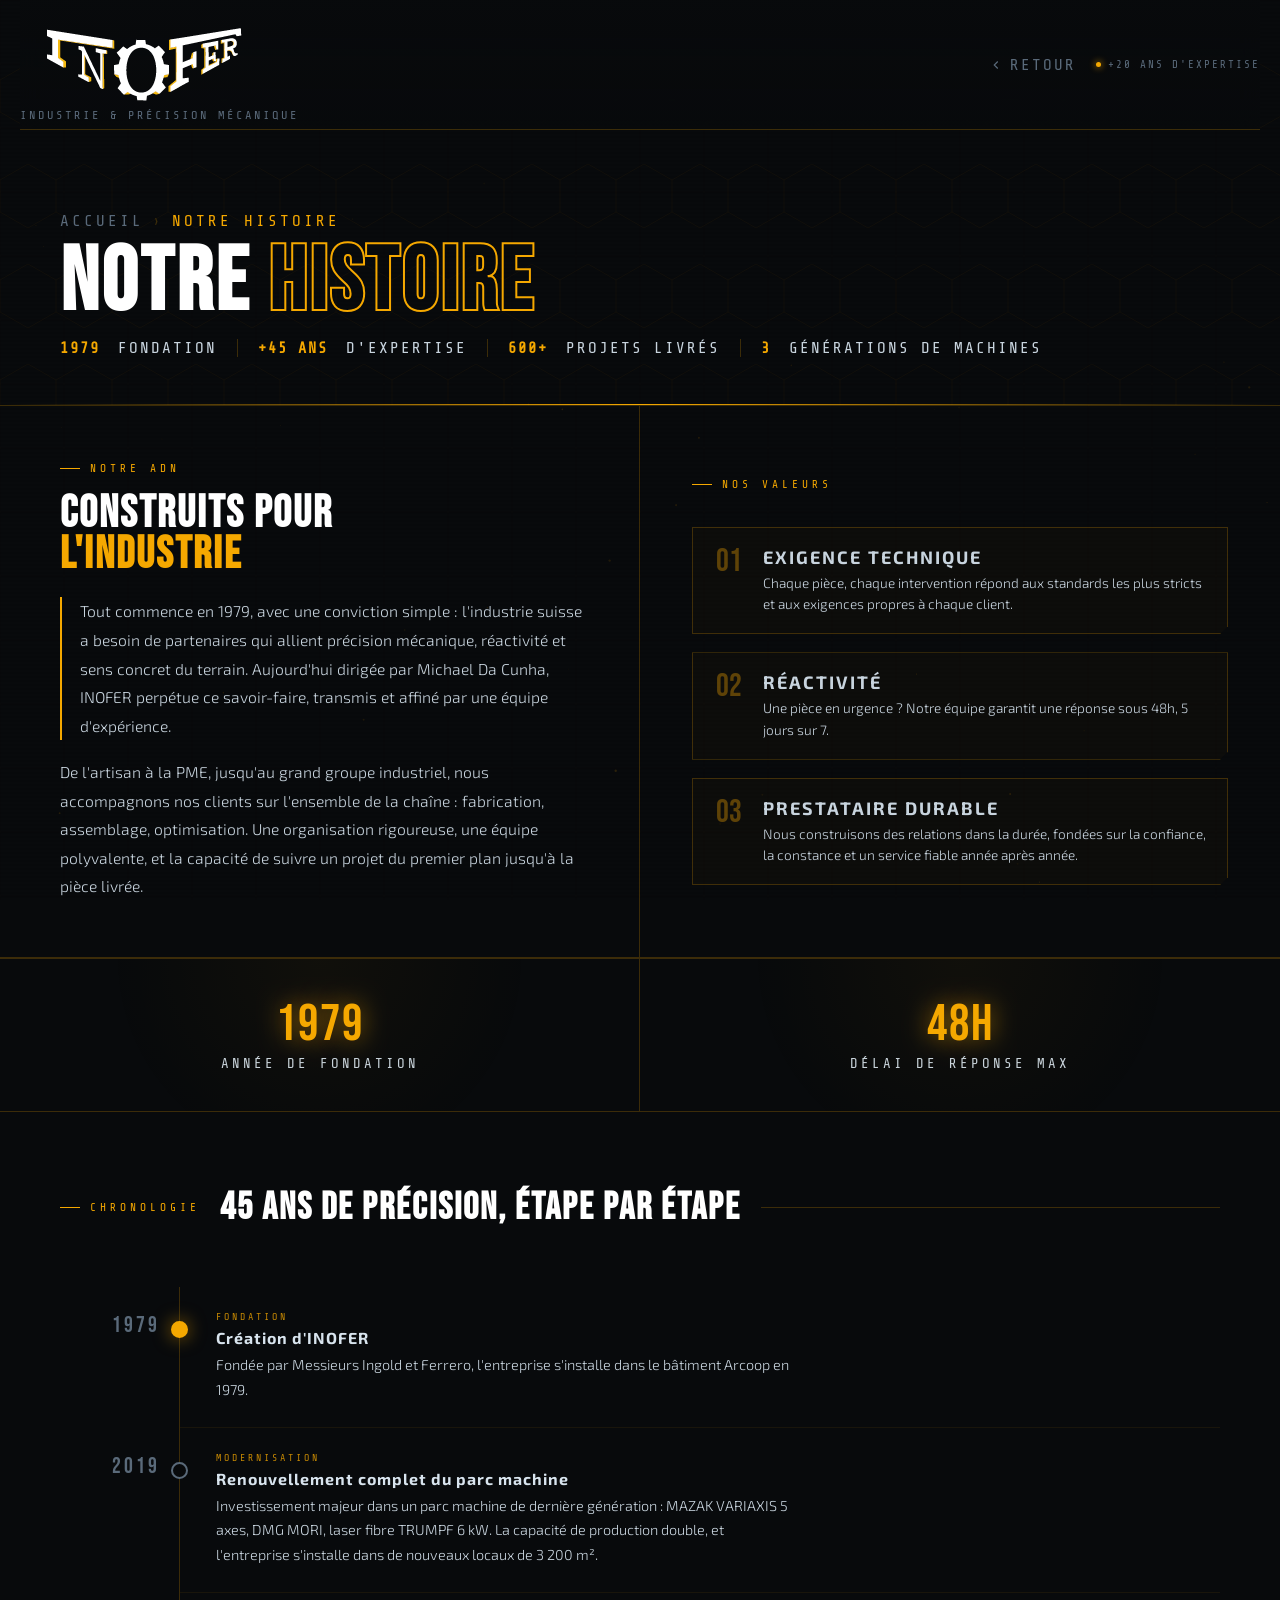
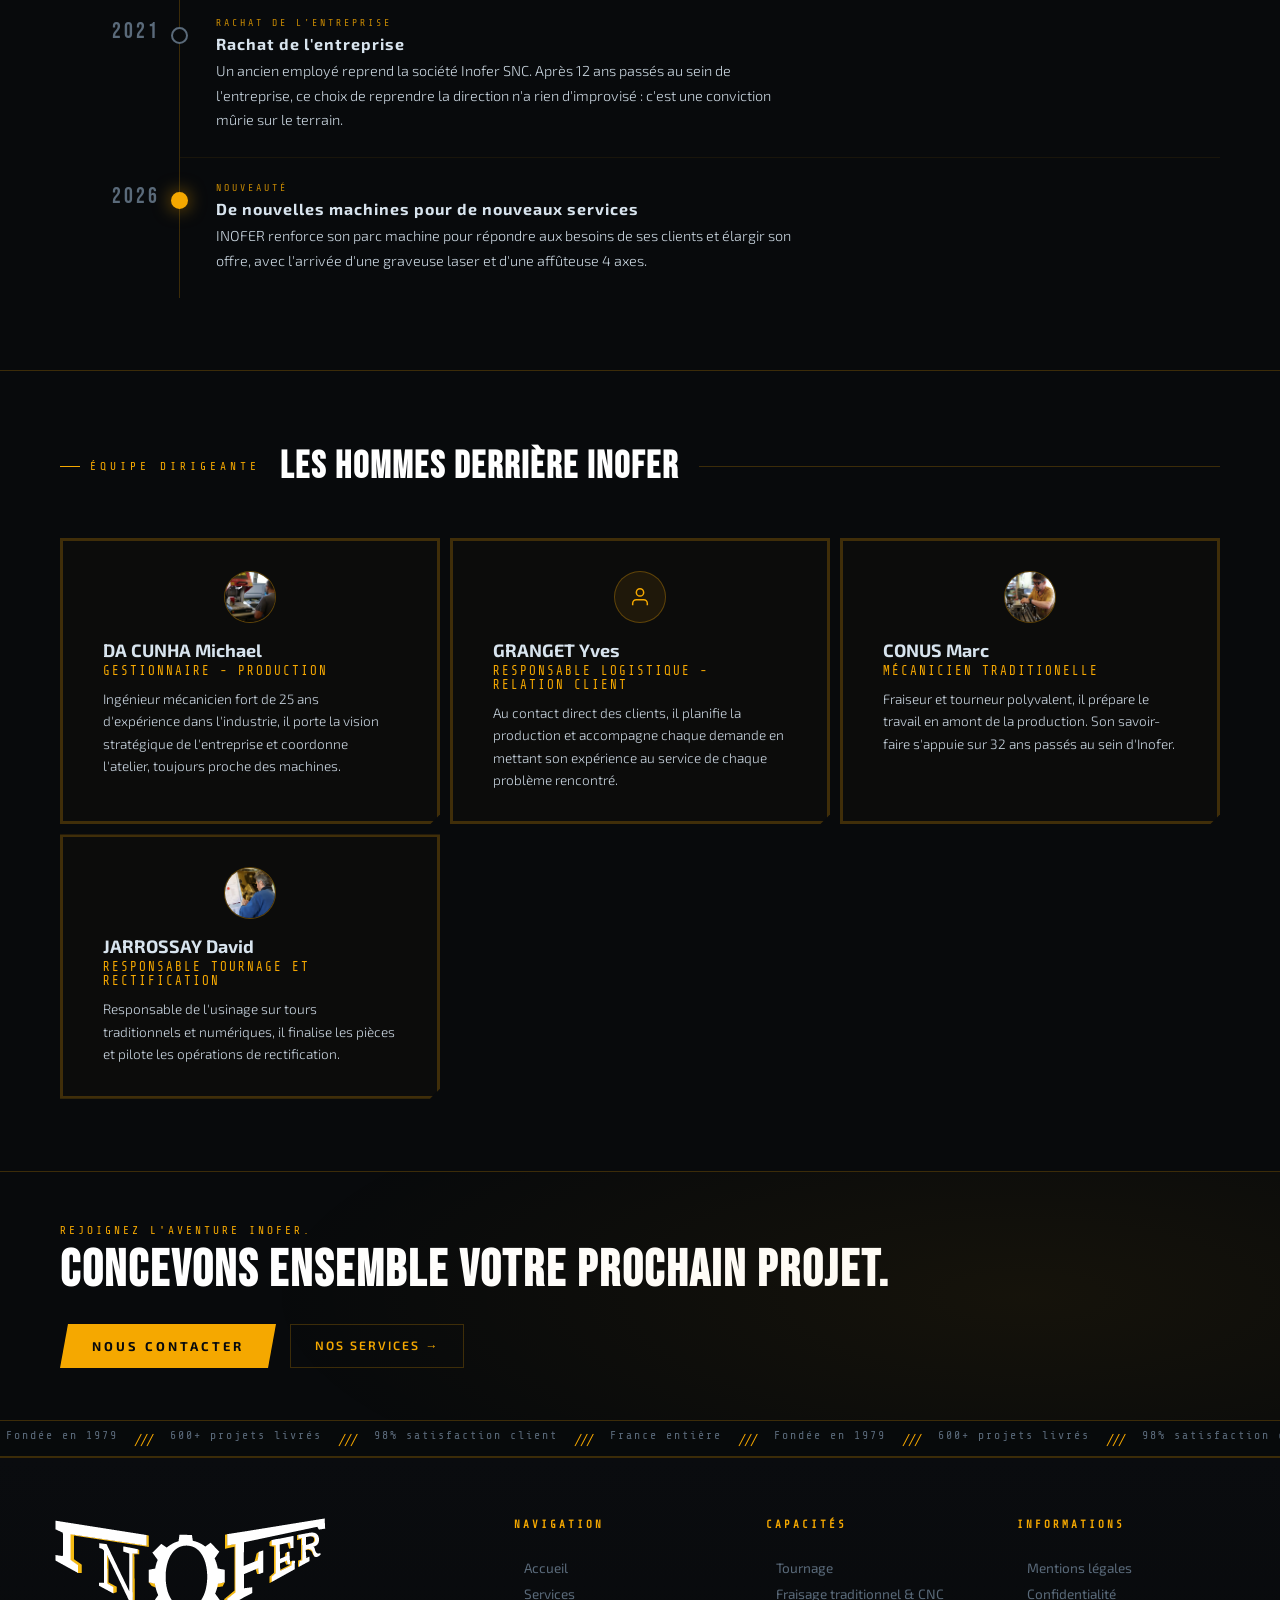
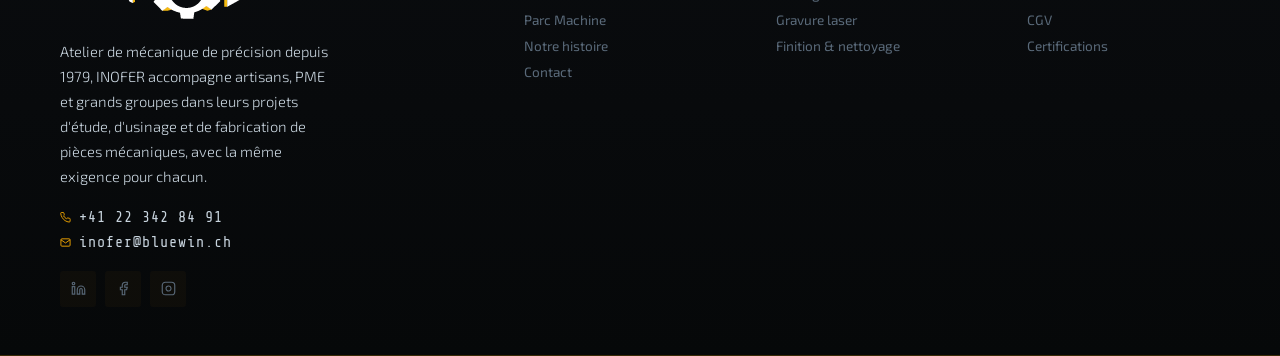
<file: histoire.html>
<!DOCTYPE html>
<html lang="fr">
<head>
  <!-- Favicon -->
    <link rel="icon" type="image/webp" href="image/fiv-icon.webp" />
<meta charset="UTF-8"/>
<meta name="viewport" content="width=device-width, initial-scale=1.0"/>
<title>INOFER · Notre Histoire</title>
<link href="https://fonts.googleapis.com/css2?family=Bebas+Neue&family=Exo+2:wght@300;400;600;700&family=Share+Tech+Mono&display=swap" rel="stylesheet"/>
<style>
*,*::before,*::after{box-sizing:border-box;margin:0;padding:0}
:root{--gold:#F5A800;--gold2:#FFD060;--glow:rgba(245,168,0,.6);--glow2:rgba(245,168,0,.15);--bg:#080A0C;--border:rgba(245,168,0,.22);--text:#C8D4DE;--dim:#5a6a7a}
html{scroll-behavior:smooth}
body{background:var(--bg);color:var(--text);font-family:'Exo 2',sans-serif;overflow-x:hidden}

/* CANVAS */
#bg-canvas{position:fixed;inset:0;z-index:0;opacity:.35;pointer-events:none}
.scanlines{position:fixed;inset:0;z-index:1;pointer-events:none;background:repeating-linear-gradient(0deg,transparent,transparent 2px,rgba(0,0,0,.05) 2px,rgba(0,0,0,.05) 4px)}

/* HEADER */
header{position:fixed;top:0px;left:20px;right:20px;bottom:30px;z-index:200;height:130px;display:flex;align-items:center;justify-content:space-between;background:linear-gradient(180deg,rgba(8,10,12,.98),rgba(8,10,12,.75));border-bottom:1px solid var(--border);backdrop-filter:blur(12px)}
.logo-mark{font-family:'Bebas Neue',sans-serif;font-size:1.9rem;letter-spacing:5px;color:#fff;display:flex;align-items:center;position:relative;text-decoration:none}
.logo-mark .brk{color:var(--gold);font-size:2.2rem;line-height:1}
.logo-mark .tagline{font-family:'Share Tech Mono',monospace;font-size:12px;letter-spacing:3px;color:var(--dim);text-transform:uppercase;position:absolute;bottom:-9px;left:0;white-space:nowrap; top:80px}
.header-right{display:flex;align-items:center;gap:20px}
.nav-back{font-family:'Share Tech Mono',monospace;font-size:16px;letter-spacing:2px;text-transform:uppercase;color:var(--dim);text-decoration:none;display:flex;align-items:center;gap:7px;transition:color .2s}
.nav-back svg{width:14px;height:14px;stroke:var(--dim);fill:none;stroke-width:2;transition:stroke .2s}
.nav-back:hover{color:var(--gold)}
.nav-back:hover svg{stroke:var(--gold)}
.status-badge{font-family:'Share Tech Mono',monospace;font-size:.68rem;letter-spacing:2px;color:var(--dim);text-transform:uppercase;display:flex;align-items:center;gap:7px}
.status-badge::before{content:'';width:5px;height:5px;border-radius:50%;background:var(--gold);box-shadow:0 0 7px var(--gold);animation:blink 2s ease-in-out infinite}
@keyframes blink{0%,100%{opacity:1}50%{opacity:.25}}
@media(max-width:600px){.status-badge{display:none}.header-right{gap:12px}}

.page{position:relative;z-index:2;padding-top:64px}

/*IMAGE EQUIPE*/
.team-avatar {
    width: 120px;
    height: 120px;
    border-radius: 50%;
    overflow: hidden;
    margin: 0 auto;
}

.team-avatar img {
    width: 100%;
    height: 100%;
    object-fit: cover;
    display: block;
}
.team-avatar img {
    width: 100%;
    height: 100%;
    object-fit: cover;

    /* Horizontal Vertical */
    object-position: 40% 70%;
}
.team-avatar {
    width: 320px;
    height: 320px;
    border-radius: 50%;
    overflow: hidden;
    margin: 0 auto;
}

.team-avatar-marc img {
    width: 100%;
    height: 100%;
    object-fit: cover;

    /* Horizontal Vertical */
    object-position: 40% 70%;
}
.team-avatar-david img {
    width: 100%;
    height: 100%;
    object-fit: cover;

    /* Horizontal Vertical */
    object-position: 50% 70%;
}
/* HERO */
.hero{position:relative;height:clamp(280px,38vh,420px);display:flex;flex-direction:column;align-items:flex-start;justify-content:flex-end;padding:0 60px 48px;overflow:hidden;border-bottom:1px solid var(--border)}
@media(max-width:600px){.hero{padding:0 24px 36px}}
.hero-hex{position:absolute;inset:0;pointer-events:none;opacity:.05;background-image:url("data:image/svg+xml,%3Csvg xmlns='http://www.w3.org/2000/svg' width='56' height='100'%3E%3Cpath d='M28 0L56 16L56 48L28 64L0 48L0 16Z' fill='none' stroke='%23F5A800' stroke-width='.8'/%3E%3C/svg%3E")}
.hero-line{position:absolute;bottom:0;left:0;right:0;height:1px;background:linear-gradient(90deg,transparent,var(--gold),transparent)}
.breadcrumb{font-family:'Share Tech Mono',monospace;font-size:16px;letter-spacing:3px;text-transform:uppercase;color:var(--dim);margin-bottom:14px;display:flex;align-items:center;gap:8px;z-index:2;position:relative}
.breadcrumb a{color:var(--dim);text-decoration:none;transition:color .2s}
.breadcrumb a:hover{color:var(--gold)}
.breadcrumb .sep{color:var(--border)}
.breadcrumb .cur{color:var(--gold)}
.hero h1{font-family:'Bebas Neue',sans-serif;font-size:clamp(3rem,7vw,6.5rem);line-height:.88;letter-spacing:3px;color:#fff;z-index:2;position:relative}
.hero h1 em{font-style:normal;color:transparent;-webkit-text-stroke:2px var(--gold)}
.hero-meta{display:flex;align-items:center;gap:0;margin-top:16px;z-index:2;position:relative;flex-wrap:wrap}
.hero-stat{font-family:'Share Tech Mono',monospace;font-size:16px;letter-spacing:2px;text-transform:uppercase;color:var(--text);display:flex;align-items:center;gap:7px;padding:0 20px;border-right:1px solid var(--border)}
.hero-stat:first-child{padding-left:0}
.hero-stat:last-child{border-right:none}
.hero-stat strong{color:var(--gold);font-size:.95rem}

/* INTRO */
.intro-band{display:grid;grid-template-columns:1fr 1fr;border-bottom:1px solid var(--border)}
@media(max-width:760px){.intro-band{grid-template-columns:1fr}}
.intro-copy{padding:56px 52px 56px 60px;border-right:1px solid var(--border)}
@media(max-width:760px){.intro-copy{padding:40px 28px;border-right:none;border-bottom:1px solid var(--border)}}
.section-eye{font-family:'Share Tech Mono',monospace;font-size:.7rem;letter-spacing:4px;text-transform:uppercase;color:var(--gold);margin-bottom:18px;display:flex;align-items:center;gap:10px}
.section-eye::before{content:'';width:20px;height:1px;background:var(--gold)}
.intro-copy h2{font-family:'Bebas Neue',sans-serif;font-size:clamp(2.2rem,3.5vw,3.6rem);line-height:.92;letter-spacing:2px;color:#fff;margin-bottom:22px}
.intro-copy h2 em{font-style:normal;color:var(--gold)}
.intro-copy p{font-family:'Exo 2',sans-serif;font-weight:300;font-size:.98rem;line-height:1.82;color:var(--text);border-left:2px solid var(--gold);padding-left:18px;margin-bottom:18px}
.intro-copy p:last-of-type{margin-bottom:0;border-left:none;padding-left:0;color:var(--text)}
.intro-values{padding:56px 52px 56px 52px;display:flex;flex-direction:column;justify-content:center;gap:18px}
@media(max-width:760px){.intro-values{padding:40px 28px}}
.value-item{display:flex;align-items:flex-start;gap:16px;padding:18px;border:1px solid var(--border);background:rgba(245,168,0,.025);clip-path:polygon(0 0,100% 0,100% calc(100% - 8px),calc(100% - 8px) 100%,0 100%)}
.value-num{font-family:'Bebas Neue',sans-serif;font-size:2rem;color:var(--gold);line-height:1;opacity:.35;flex-shrink:0;width:36px;text-align:center}
.value-text h4{font-family:'Exo 2',sans-serif;font-weight:700;font-size:18px;letter-spacing:2px;text-transform:uppercase;color:var(--text);margin-bottom:4px}
.value-text p{font-family:'Exo 2',sans-serif;font-weight:300;font-size:.85rem;line-height:1.6;color:var(--text)}

/* TIMELINE */
.timeline-section{padding:72px 60px;border-bottom:1px solid var(--border)}
@media(max-width:600px){.timeline-section{padding:48px 24px}}
.tl-header{display:flex;align-items:center;gap:20px;margin-bottom:56px}
.tl-header h2{font-family:'Bebas Neue',sans-serif;font-size:clamp(2rem,3vw,3rem);letter-spacing:2px;color:#fff}
.tl-header .line{flex:1;height:1px;background:var(--border)}

.timeline{display:flex;flex-direction:column;gap:0;position:relative}
.timeline::before{content:'';position:absolute;left:119px;top:0;bottom:0;width:1px;background:var(--border)}
@media(max-width:600px){.timeline::before{left:32px}}

.tl-item{display:grid;grid-template-columns:120px 1fr;gap:0;position:relative}
@media(max-width:600px){.tl-item{grid-template-columns:33px 1fr}}
.tl-item+.tl-item{margin-top:0}

.tl-year{font-family:'Bebas Neue',sans-serif;font-size:1.4rem;letter-spacing:3px;color:var(--dim);padding:28px 20px 28px 0;text-align:right;line-height:1;position:relative;transition:color .3s}
@media(max-width:600px){.tl-year{font-size:.7rem;padding:22px 8px 22px 0;letter-spacing:1px;writing-mode:vertical-lr;text-orientation:mixed}}
.tl-item:hover .tl-year{color:var(--gold)}

.tl-dot{position:absolute;left:111px;top:34px;width:17px;height:17px;border-radius:50%;background:var(--bg);border:2px solid var(--dim);transition:border-color .3s,box-shadow .3s;z-index:2}
@media(max-width:600px){.tl-dot{left:24px;top:26px;width:13px;height:13px}}
.tl-item:hover .tl-dot{border-color:var(--gold);box-shadow:0 0 14px var(--glow)}
.tl-item.active .tl-dot{border-color:var(--gold);background:var(--gold);box-shadow:0 0 18px var(--glow)}

.tl-content{padding:24px 0 24px 36px;border-bottom:1px solid rgba(245,168,0,.07)}
@media(max-width:600px){.tl-content{padding:18px 0 18px 22px}}
.tl-item:last-child .tl-content{border-bottom:none}
.tl-tag{font-family:'Share Tech Mono',monospace;font-size:.62rem;letter-spacing:3px;text-transform:uppercase;color:var(--gold);margin-bottom:6px;opacity:.8}
.tl-content h3{font-family:'Exo 2',sans-serif;font-weight:700;font-size:1rem;letter-spacing:1px;color:#d8e4ee;margin-bottom:6px;transition:color .3s}
.tl-item:hover .tl-content h3{color:#fff}
.tl-content p{font-family:'Exo 2',sans-serif;font-weight:300;font-size:.9rem;line-height:1.72;color:var(--text);max-width:580px}

/* EQUIPE */
.equipe-section{padding:72px 60px;border-bottom:1px solid var(--border)}
@media(max-width:600px){.equipe-section{padding:48px 24px}}
.eq-header{display:flex;align-items:center;gap:20px;margin-bottom:48px}
.eq-header h2{font-family:'Bebas Neue',sans-serif;font-size:clamp(2rem,3vw,3rem);letter-spacing:2px;color:#fff}
.eq-header .line{flex:1;height:1px;background:var(--border)}
.team-grid{display:grid;grid-template-columns:repeat(auto-fill,minmax(350px,2fr));gap:10px}
.team-card{border:3px solid var(--border);padding:30px 40px;background:rgba(245,168,0,.02);clip-path:polygon(0 0,100% 0,100% calc(100% - 10px),calc(100% - 10px) 100%,0 100%);transition:border-color .25s,background .25s}
.team-card:hover{border-color:var(--gold);background:rgba(245,168,0,.04)}
.team-avatar{width:52px;height:52px;border-radius:50%;background:rgba(245,168,0,.08);border:1px solid rgba(245,168,0,.3);display:flex;align-items:center;justify-content:center;margin-bottom:16px}
.team-avatar svg{width:22px;height:22px;stroke:var(--gold);fill:none;stroke-width:1.6}
.team-name{font-family:'Exo 2',sans-serif;font-weight:700;font-size:18px;color:#d8e4ee;margin-bottom:3px}
.team-role{font-family:'Share Tech Mono',monospace;font-size:.78rem;letter-spacing:2px;text-transform:uppercase;color:var(--gold);margin-bottom:10px}
.team-desc{font-family:'Exo 2',sans-serif;font-weight:300;font-size:.85rem;line-height:1.65;color:var(--text)}

/* CHIFFRES */
.chiffres{display:grid;grid-template-columns:repeat(2,1fr);border-top:1px solid var(--border);border-bottom:1px solid var(--border)}
@media(max-width:760px){.chiffres{grid-template-columns:1fr 1fr}}
@media(max-width:400px){.chiffres{grid-template-columns:1fr}}
.chiffre{padding:40px 24px;text-align:center;border-right:1px solid var(--border);position:relative;overflow:hidden}
.chiffre:last-child{border-right:none}
@media(max-width:760px){.chiffre:nth-child(2){border-right:none}.chiffre:nth-child(3){border-top:1px solid var(--border)}}
.chiffre::before{content:'';position:absolute;inset:0;background:radial-gradient(circle at 50% 0%,rgba(245,168,0,.04),transparent 60%)}
.chiffre-num{font-family:'Bebas Neue',sans-serif;font-size:3.2rem;color:var(--gold);letter-spacing:2px;line-height:1;text-shadow:0 0 24px var(--glow);display:block}
.chiffre-lbl{font-family:'Share Tech Mono',monospace;font-size:14px;letter-spacing:3px;text-transform:uppercase;color:var(--text);margin-top:6px;display:block}

/* CTA */
.cta-band{position:relative;overflow:hidden;padding:52px 60px;display:flex;align-items:center;justify-content:space-between;gap:28px;flex-wrap:wrap;border-bottom:1px solid var(--border)}
@media(max-width:700px){.cta-band{padding:40px 24px;flex-direction:column;align-items:flex-start}}
.cta-band::before{content:'';position:absolute;inset:0;background:radial-gradient(ellipse 60% 100% at 80% 50%,rgba(245,168,0,.06),transparent);pointer-events:none}
.cta-copy p{font-family:'Share Tech Mono',monospace;font-size:.7rem;letter-spacing:3px;color:var(--gold);text-transform:uppercase;margin-bottom:8px}
.cta-copy h2{font-family:'Bebas Neue',sans-serif;font-size:clamp(2rem,4vw,3.2rem);letter-spacing:2px;color:#fff;line-height:1}
.cta-actions{display:flex;gap:14px;flex-wrap:wrap}
.btn-primary{font-family:'Exo 2',sans-serif;font-weight:700;font-size:.8rem;letter-spacing:3px;text-transform:uppercase;color:var(--bg);background:var(--gold);padding:14px 32px;clip-path:polygon(8px 0,100% 0,calc(100% - 8px) 100%,0 100%);transition:all .25s;text-decoration:none;display:inline-block;cursor:pointer}
.btn-primary:hover{background:var(--gold2);box-shadow:0 0 36px var(--glow)}
.btn-secondary{font-family:'Exo 2',sans-serif;font-weight:600;font-size:.76rem;letter-spacing:2px;text-transform:uppercase;color:var(--gold);background:transparent;padding:13px 24px;border:1px solid var(--border);text-decoration:none;display:inline-block;transition:all .25s;cursor:pointer}
.btn-secondary:hover{border-color:var(--gold);background:var(--glow2)}

/* TICKER */
.ticker-wrap{overflow:hidden;height:36px;background:rgba(8,10,12,.9);display:flex;align-items:center;border-bottom:1px solid var(--border)}
.ticker-track{display:flex;white-space:nowrap;animation:ticker 40s linear infinite}
.ticker-item{font-family:'Share Tech Mono',monospace;font-size:.72rem;letter-spacing:2px;color:var(--dim);padding:0 6px}
.ticker-sep{color:var(--gold);padding:0 10px}
@keyframes ticker{0%{transform:translateX(0)}100%{transform:translateX(-50%)}}

/* FOOTER */
footer{position:relative;z-index:2;background:linear-gradient(180deg,#0a0c0f,#060809);
  border-top:1px solid var(--border)}
.footer-top{display:grid;grid-template-columns:2fr 1fr 1fr 1fr;gap:48px;padding:60px 60px 48px;
  border-bottom:1px solid var(--border)}
@media(max-width:960px){.footer-top{grid-template-columns:1fr 1fr;gap:36px;padding:44px 32px 36px}}
@media(max-width:560px){.footer-top{grid-template-columns:1fr;gap:28px;padding:36px 24px 28px}}
.ft-brand .logo-footer { font-family: 'Bebas Neue', sans-serif; font-size: 1.7rem; letter-spacing: 5px; color: #fff; display: block; margin-left: -120px;}
.ft-brand .logo-footer span { color: var(--gold); }
.ft-brand p { font-family: 'Exo 2', sans-serif; font-weight: 300; font-size: .92rem; line-height: 1.7; color: var(--text); margin-top: 12px; max-width: 280px; }
.ft-contact{margin-top:20px;display:flex;flex-direction:column;gap:8px}
.ft-contact a{font-family:'Share Tech Mono',monospace;font-size:15px;letter-spacing:1px;
  color:var(--text);text-decoration:none;display:flex;align-items:center;gap:8px;transition:color .2s}
.ft-contact a:hover{color:var(--gold)}
.ft-contact svg{width:11px;height:11px;stroke:var(--gold);fill:none;stroke-width:2;flex-shrink:0}
.social-row{display:flex;gap:9px;margin-top:20px;flex-wrap:wrap}
.sbtn{width:36px;height:36px;border:1px solid var(--border2);border-radius:3px;
  display:flex;align-items:center;justify-content:center;text-decoration:none;
  transition:all .22s;background:rgba(245,168,0,.03)}
.sbtn svg{width:15px;height:15px;stroke:var(--dim);fill:none;stroke-width:1.8;transition:stroke .22s}
.sbtn:hover{border-color:var(--gold);background:rgba(245,168,0,.09)}
.sbtn:hover svg{stroke:var(--gold)}
.ft-col h4{font-family:'Share Tech Mono',monospace;font-size:.68rem;letter-spacing:3px;
  text-transform:uppercase;color:var(--gold);margin-bottom:18px;padding-bottom:10px;
  border-bottom:1px solid var(--border2)}
.ft-col ul{list-style:none;display:flex;flex-direction:column;gap:9px}
.ft-col ul li a{font-family:'Exo 2',sans-serif;font-size:.85rem;color:var(--dim);
  text-decoration:none;transition:color .2s;display:flex;align-items:center;gap:6px}
.ft-col ul li a::before{content:'›';color:var(--gold);opacity:0;
  transition:opacity .2s,transform .2s;transform:translateX(-4px)}
.ft-col ul li a:hover{color:var(--text)}
.ft-col ul li a:hover::before{opacity:1;transform:translateX(0)}
.footer-bottom{display:flex;align-items:center;justify-content:space-between;
  flex-wrap:wrap;gap:14px;padding:18px 60px}
@media(max-width:960px){.footer-bottom{padding:16px 32px}}
@media(max-width:560px){.footer-bottom{padding:14px 24px;flex-direction:column;align-items:flex-start}}
.ft-copy{font-family:'Share Tech Mono',monospace;font-size:.64rem;letter-spacing:2px;
  color:var(--dim);text-transform:uppercase}
.ft-legal{display:flex;gap:20px;flex-wrap:wrap}
.ft-legal a{font-family:'Share Tech Mono',monospace;font-size:.62rem;letter-spacing:1.5px;
  color:var(--dim);text-decoration:none;text-transform:uppercase;transition:color .2s}
.ft-legal a:hover{color:var(--gold)}
.ft-iso{font-family:'Share Tech Mono',monospace;font-size:.62rem;letter-spacing:2px;
  color:var(--dim);display:flex;align-items:center;gap:7px}
.ft-iso::before{content:'';width:5px;height:5px;border-radius:50%;
  background:var(--gold);box-shadow:0 0 7px var(--gold)}
</style>

</head>
<body>
<canvas id="bg-canvas"></canvas>
<div class="scanlines"></div>

<header>
  <a href="index.html" class="logo-mark"><img src="image/logo-head.webp" alt=""><span class="tagline">Industrie &amp; Précision Mécanique</span></a>
  <div class="header-right">
    <a href="index.html" class="nav-back"><svg viewBox="0 0 24 24"><polyline points="15 18 9 12 15 6"/></svg>Retour</a>
    <div class="status-badge">+20 ans d'expertise</div>
  </div>
</header>

<div class="page">

  <section class="hero">
    <div class="hero-hex"></div>
    <div class="hero-line"></div>
    <div class="breadcrumb"><a href="index.html">Accueil</a><span class="sep">›</span><span class="cur">Notre Histoire</span></div>
    <h1>NOTRE <em>HISTOIRE</em></h1>
    <div class="hero-meta">
      <div class="hero-stat"><strong>1979</strong>&nbsp;Fondation</div>
      <div class="hero-stat"><strong>+45 ans</strong>&nbsp;d'expertise</div>
      <div class="hero-stat"><strong>600+</strong>&nbsp;projets livrés</div>
      <div class="hero-stat"><strong>3</strong>&nbsp;générations de machines</div>
    </div>
  </section>

  <!-- INTRO -->
  <div class="intro-band">
    <div class="intro-copy">
      <div class="section-eye">Notre ADN</div>
      <h2>CONSTRUITS POUR<br><em>L'INDUSTRIE</em></h2>
      <p>Tout commence en 1979, avec une conviction simple : l'industrie suisse a besoin de partenaires qui allient précision mécanique, réactivité et sens concret du terrain. Aujourd'hui dirigée par Michael Da Cunha, INOFER perpétue ce savoir-faire, transmis et affiné par une équipe d'expérience.</p>
      <p>De l'artisan à la PME, jusqu'au grand groupe industriel, nous accompagnons nos clients sur l'ensemble de la chaîne : fabrication, assemblage, optimisation. Une organisation rigoureuse, une équipe polyvalente, et la capacité de suivre un projet du premier plan jusqu'à la pièce livrée.</p>
    </div>
    <div class="intro-values">
      <div class="section-eye">Nos valeurs</div>
      <div class="value-item">
        <div class="value-num">01</div>
        <div class="value-text"><h4>Exigence technique</h4><p>Chaque pièce, chaque intervention répond aux standards les plus stricts et aux exigences propres à chaque client.</p></div>
      </div>
      <div class="value-item">
        <div class="value-num">02</div>
        <div class="value-text"><h4>Réactivité</h4>
          <p>Une pièce en urgence ? Notre équipe garantit une réponse sous 48h, 5 jours sur 7.</p></div>
      </div>
      <div class="value-item">
        <div class="value-num">03</div>
        <div class="value-text"><h4>Prestataire durable</h4><p>Nous construisons des relations dans la durée, fondées sur la confiance, la constance et un service fiable année après année.</p></div>
      </div>
    </div>
  </div>

  <!-- CHIFFRES -->
  <div class="chiffres">
    <div class="chiffre"><span class="chiffre-num">1979</span><span class="chiffre-lbl">Année de fondation</span></div>
    <div class="chiffre"><span class="chiffre-num">48h</span><span class="chiffre-lbl">Délai de réponse max</span></div>
  </div>

  <!-- TIMELINE -->
  <section class="timeline-section">
    <div class="tl-header">
      <div class="section-eye" style="margin-bottom:0">Chronologie</div>
      <h2>45 ANS DE PRÉCISION, ÉTAPE PAR ÉTAPE</h2>
      <div class="line"></div>
    </div>
    <div class="timeline">
      <div class="tl-item active">
        <div class="tl-year">1979</div>
        <div class="tl-dot"></div>
        <div class="tl-content">
          <div class="tl-tag">Fondation</div>
          <h3>Création d'INOFER</h3>
          <p>Fondée par Messieurs Ingold et Ferrero, l'entreprise s'installe dans le bâtiment Arcoop en 1979.</p>
        </div>
      </div>
      <div class="tl-item">
        <div class="tl-year">2019</div>
        <div class="tl-dot"></div>
        <div class="tl-content">
          <div class="tl-tag">Modernisation</div>
          <h3>Renouvellement complet du parc machine</h3>
          <p>Investissement majeur dans un parc machine de dernière génération : MAZAK VARIAXIS 5 axes, DMG MORI, laser fibre TRUMPF 6 kW. La capacité de production double, et l'entreprise s'installe dans de nouveaux locaux de 3 200 m².</p>
        </div>
      </div>
      <div class="tl-item">
        <div class="tl-year">2021</div>
        <div class="tl-dot"></div>
        <div class="tl-content">
          <div class="tl-tag">Rachat de l'entreprise</div>
          <h3>Rachat de l'entreprise</h3>
          <p>Un ancien employé reprend la société Inofer SNC. Après 12 ans passés au sein de l'entreprise, ce choix de reprendre la direction n'a rien d'improvisé : c'est une conviction mûrie sur le terrain.</p>
        </div>
      </div>
      <div class="tl-item active">
        <div class="tl-year">2026</div>
        <div class="tl-dot"></div>
        <div class="tl-content">
          <div class="tl-tag">Nouveauté</div>
          <h3>De nouvelles machines pour de nouveaux services</h3>
          <p>INOFER renforce son parc machine pour répondre aux besoins de ses clients et élargir son offre, avec l'arrivée d'une graveuse laser et d'une affûteuse 4 axes.</p>
        </div>
      </div>
    </div>
  </section>

  <!-- ÉQUIPE -->
  <section class="equipe-section">
    <div class="eq-header">
      <div class="section-eye" style="margin-bottom:0">Équipe dirigeante</div>
      <h2>LES HOMMES DERRIÈRE INOFER</h2>
      <div class="line"></div>
    </div>
    <div class="team-grid">
      <div class="team-card">
        <div class="team-avatar">
            <img src="image/michael.webp" alt="Da Cunha Michael">
        </div>
        <div class="team-name">DA CUNHA Michael</div>
        <div class="team-role">Gestionnaire - Production</div>
        <div class="team-desc">
            Ingénieur mécanicien fort de 25 ans d'expérience dans l'industrie, il porte la vision stratégique de l'entreprise et coordonne l'atelier, toujours proche des machines.
        </div>
      </div>
      <div class="team-card">
        <div class="team-avatar"><svg viewBox="0 0 24 24"><path d="M20 21v-2a4 4 0 0 0-4-4H8a4 4 0 0 0-4 4v2"/><circle cx="12" cy="7" r="4"/></svg></div>
        <div class="team-name">GRANGET Yves</div>
        <div class="team-role">Responsable Logistique - Relation Client</div>
        <div class="team-desc">Au contact direct des clients, il planifie la production et accompagne chaque demande en mettant son expérience au service de chaque problème rencontré.</div>
      </div>
      <div class="team-card">
        <div class="team-avatar">
          <div class="team-avatar-david">
              
              <img src="image/marc.webp" alt="CONUS Marc">
          </div>
        </div>
        <div class="team-name">CONUS Marc</div>
        <div class="team-role">Mécanicien Traditionelle</div>
        <div class="team-desc">Fraiseur et tourneur polyvalent, il prépare le travail en amont de la production. Son savoir-faire s'appuie sur 32 ans passés au sein d'Inofer.</div>
      </div>
      <div class="team-card">
        <div class="team-avatar">
          <div class="team-avatar-marc">
              <img src="image/david.webp" alt="CONUSJARROSSAY David">
          </div>
        </div>
        <div class="team-name">JARROSSAY David</div>
        <div class="team-role">Responsable tournage et rectification</div>
        <div class="team-desc">Responsable de l'usinage sur tours traditionnels et numériques, il finalise les pièces et pilote les opérations de rectification.</div>
      </div>
    </div>
  </section>

  <!-- CTA -->
  <div class="cta-band">
    <div class="cta-copy">
      <p>Rejoignez l'aventure INOFER.</p>
      <h2>CONCEVONS ENSEMBLE VOTRE PROCHAIN PROJET.</h2>
    </div>
    <div class="cta-actions">
      <a href="contact.html" class="btn-primary">Nous contacter</a>
      <a href="service.html" class="btn-secondary">Nos services →</a>
    </div>
  </div>

  <div class="ticker-wrap">
    <div class="ticker-track">
      <span class="ticker-item">Fondée en 1979</span><span class="ticker-sep">///</span><span class="ticker-item">600+ projets livrés</span><span class="ticker-sep">///</span><span class="ticker-item">98% satisfaction client</span><span class="ticker-sep">///</span><span class="ticker-item">France entière</span><span class="ticker-sep">///</span>
      <span class="ticker-item">Fondée en 1979</span><span class="ticker-sep">///</span><span class="ticker-item">600+ projets livrés</span><span class="ticker-sep">///</span><span class="ticker-item">98% satisfaction client</span><span class="ticker-sep">///</span><span class="ticker-item">France entière</span><span class="ticker-sep">///</span>
    </div>
  </div>

  <footer>
    <div class="footer-top">
      <div class="ft-brand">
        <span class="logo-footer"><img src="image/logo-footer.webp" alt=""></span>
          <p>Atelier de mécanique de précision depuis 1979, INOFER accompagne artisans, PME et grands groupes dans leurs projets d'étude, d'usinage et de fabrication de pièces mécaniques, avec la même exigence pour chacun.</p>
        <div class="ft-contact">
          <a href="tel:+41 22 342 84 91 ">
            <svg viewBox="0 0 24 24"><path d="M22 16.92v3a2 2 0 0 1-2.18 2 19.79 19.79 0 0 1-8.63-3.07A19.5 19.5 0 0 1 4.69 12 19.79 19.79 0 0 1 1.61 3.18 2 2 0 0 1 3.58 1h3a2 2 0 0 1 2 1.72c.13.96.36 1.9.7 2.81a2 2 0 0 1-.45 2.11L7.91 8.55a16 16 0 0 0 6.29 6.29l1.31-1.31a2 2 0 0 1 2.11-.45c.91.34 1.85.57 2.81.7A2 2 0 0 1 22 16.92z"/></svg>
            +41 22 342 84 91
          </a>
          <a href="mailto:contact@inofer.fr">
            <svg viewBox="0 0 24 24"><path d="M4 4h16c1.1 0 2 .9 2 2v12c0 1.1-.9 2-2 2H4c-1.1 0-2-.9-2-2V6c0-1.1.9-2 2-2z"/><polyline points="22,6 12,13 2,6"/></svg>
            inofer@bluewin.ch
          </a>
        </div>
        <div class="social-row">
          <a href="#" class="sbtn"><svg viewBox="0 0 24 24"><path d="M16 8a6 6 0 0 1 6 6v7h-4v-7a2 2 0 0 0-4 0v7h-4v-7a6 6 0 0 1 6-6z"/><rect x="2" y="9" width="4" height="12"/><circle cx="4" cy="4" r="2"/></svg></a>
          <a href="#" class="sbtn"><svg viewBox="0 0 24 24"><path d="M18 2h-3a5 5 0 0 0-5 5v3H7v4h3v8h4v-8h3l1-4h-4V7a1 1 0 0 1 1-1h3z"/></svg></a>
          <a href="#" class="sbtn"><svg viewBox="0 0 24 24"><rect x="2" y="2" width="20" height="20" rx="5"/><path d="M16 11.37A4 4 0 1 1 12.63 8 4 4 0 0 1 16 11.37z"/><line x1="17.5" y1="6.5" x2="17.51" y2="6.5"/></svg></a>
        </div>
      </div>
      <div class="ft-col">
        <h4>Navigation</h4>
        <ul>
          <li><a href="index.html">Accueil</a></li>
          <li><a href="service.html">Services</a></li>
          <li><a href="parc.html">Parc Machine</a></li>
          <li><a href="histoire.html">Notre histoire</a></li>
          <li><a href="contact.html">Contact</a></li>
        </ul>
      </div>
      <div class="ft-col">
        <h4>Capacités</h4>
        <ul>
          <li><a href="service.html#tournage">Tournage</a></li>
          <li><a href="service.html#fraisage">Fraisage traditionnel &amp; CNC</a></li>
          <li><a href="service.html#gravure-laser">Gravure laser</a></li>
          <li><a href="service.html#finition">Finition &amp; nettoyage</a></li>
        </ul>
      </div>
      <div class="ft-col">
        <h4>Informations</h4>
        <ul>
          <li><a href="#">Mentions légales</a></li>
          <li><a href="#">Confidentialité</a></li>
          <li><a href="#">CGV</a></li>
          <li><a href="#">Certifications</a></li>
        </ul>
      </div>
    </div>
</div>

<script>
const bgC=document.getElementById('bg-canvas'),bgX=bgC.getContext('2d');
function resizeBg(){bgC.width=window.innerWidth;bgC.height=window.innerHeight}
resizeBg();window.addEventListener('resize',resizeBg);
const pts=Array.from({length:55},()=>({x:Math.random()*window.innerWidth,y:Math.random()*window.innerHeight,vx:(Math.random()-.5)*.18,vy:(Math.random()-.5)*.18,r:Math.random()*.9+.3,a:Math.random()*.4+.1}));
(function loop(){
  bgC.width=bgC.width;
  bgX.strokeStyle='rgba(245,168,0,.025)';bgX.lineWidth=1;
  for(let x=0;x<bgC.width;x+=64){bgX.beginPath();bgX.moveTo(x,0);bgX.lineTo(x,bgC.height);bgX.stroke()}
  for(let y=0;y<bgC.height;y+=64){bgX.beginPath();bgX.moveTo(0,y);bgX.lineTo(bgC.width,y);bgX.stroke()}
  pts.forEach(p=>{p.x+=p.vx;p.y+=p.vy;if(p.x<0)p.x=bgC.width;if(p.x>bgC.width)p.x=0;if(p.y<0)p.y=bgC.height;if(p.y>bgC.height)p.y=0;bgX.beginPath();bgX.arc(p.x,p.y,p.r,0,Math.PI*2);bgX.fillStyle=`rgba(245,168,0,${p.a})`;bgX.fill()});
  requestAnimationFrame(loop);
})();
</script>
</body>
</html>
</file>
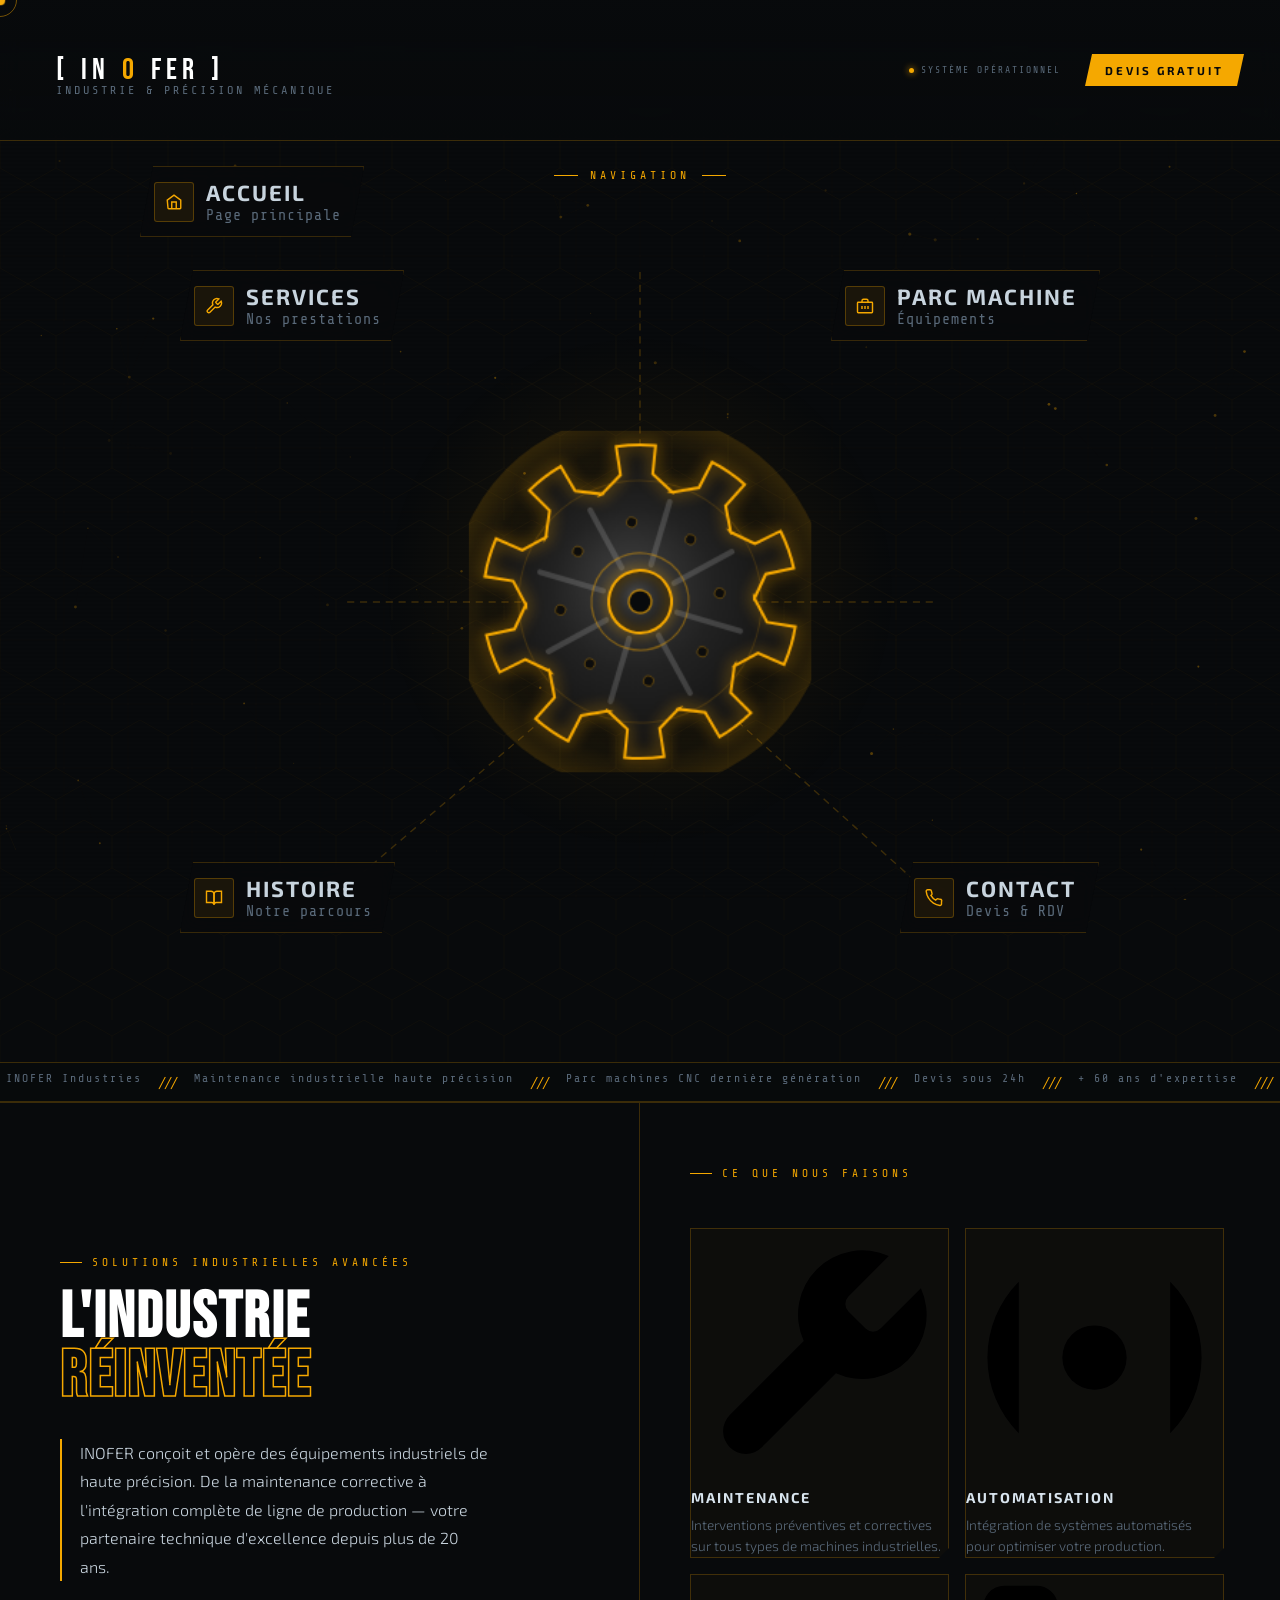
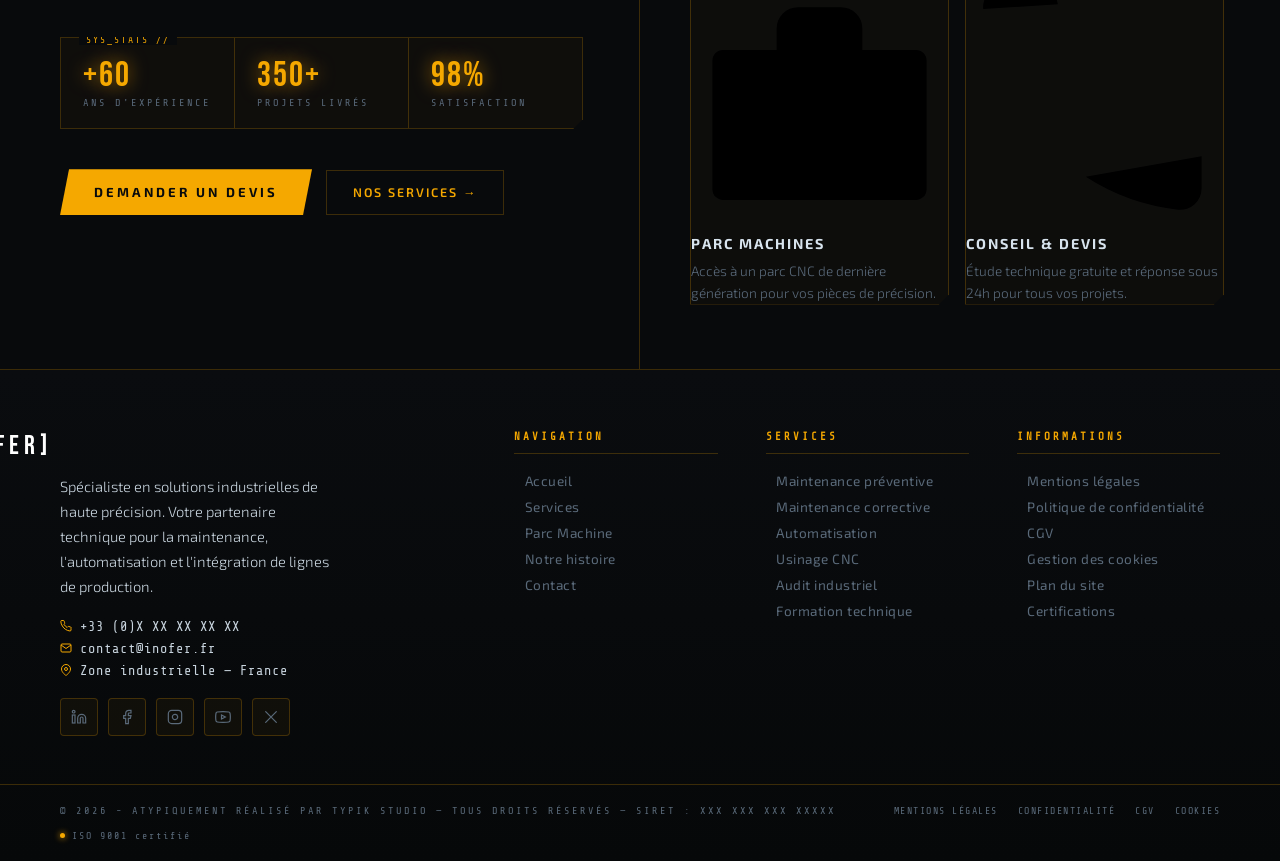
<file: home.html>
<!DOCTYPE html>
<html lang="fr">
<head>
  <meta charset="UTF-8"/>
  <meta name="viewport" content="width=device-width, initial-scale=1.0"/>
  <title>INOFER — Industrie & Précision</title>
  <link href="https://fonts.googleapis.com/css2?family=Bebas+Neue&family=Exo+2:wght@300;400;600;700&family=Share+Tech+Mono&display=swap" rel="stylesheet"/>
  <link rel="stylesheet" href="style.css"/>
</head>
<body>

  <div id="cursor"></div>
  <div id="cursor-ring"></div>
  <canvas id="bg-canvas"></canvas>
  <div class="scanlines"></div>

  <!-- HEADER -->
  <header>
    <a href="index.html" class="logo-mark">
      <span class="brk">[</span>IN<span style="color:var(--gold)">O</span>FER<span class="brk">]</span>
      <span class="tagline">Industrie &amp; Précision Mécanique</span>
    </a>
    <div class="header-right">
      <div class="status-badge">Système opérationnel</div>
      <a href="contact.html" class="cta-header">Devis Gratuit</a>
    </div>
  </header>

  <div class="page">

    <!-- HERO : ROUE DENTÉE + NAV -->
    <section class="hero">
      <div class="hex-bg"></div>
      <div class="gear-ambient"></div>

      <div class="hero-top">
        <span class="eyebrow">Navigation</span>
      </div>

      <div class="gear-stage" id="gear-stage">

        <!-- Lignes de connexion -->
        <svg id="node-svg" viewBox="0 0 560 560" xmlns="http://www.w3.org/2000/svg">
          <defs>
            <filter id="lglow">
              <feGaussianBlur stdDeviation="2.5" result="b"/>
              <feMerge>
                <feMergeNode in="b"/>
                <feMergeNode in="SourceGraphic"/>
              </feMerge>
            </filter>
          </defs>
          <line id="ln-accueil"  x1="280" y1="48" x2="280" y2="228" stroke="rgba(245,168,0,.22)" stroke-width="1" stroke-dasharray="5 4"/>
          <line id="ln-service"  x1="74"  y1="280" x2="218" y2="280" stroke="rgba(245,168,0,.22)" stroke-width="1" stroke-dasharray="5 4"/>
          <line id="ln-parc"     x1="486" y1="280" x2="342" y2="280" stroke="rgba(245,168,0,.22)" stroke-width="1" stroke-dasharray="5 4"/>
          <line id="ln-histoire" x1="50"  y1="500" x2="238" y2="340" stroke="rgba(245,168,0,.22)" stroke-width="1" stroke-dasharray="5 4"/>
          <line id="ln-contact"  x1="500" y1="500" x2="322" y2="340" stroke="rgba(245,168,0,.22)" stroke-width="1" stroke-dasharray="5 4"/>
        </svg>

        <!-- Canvas de la roue dentée -->
        <canvas id="gear-canvas" width="240" height="240"></canvas>

        <!-- Navigation desktop radiale -->
        <nav class="nav-nodes">

          <a href="accueil.html" class="node node-accueil" data-line="ln-accueil">
            <div class="node-pill">
              <div class="node-icon">
                <svg viewBox="0 0 24 24"><path d="M3 9.5L12 3l9 6.5V20a1 1 0 0 1-1 1H5a1 1 0 0 1-1-1z"/><polyline points="9 21 9 12 15 12 15 21"/></svg>
              </div>
              <div class="node-text">
                <span class="node-name">Accueil</span>
                <span class="node-desc">Page principale</span>
              </div>
            </div>
          </a>

          <a href="service.html" class="node node-service" data-line="ln-service">
            <div class="node-pill">
              <div class="node-icon">
                <svg viewBox="0 0 24 24"><path d="M14.7 6.3a1 1 0 0 0 0 1.4l1.6 1.6a1 1 0 0 0 1.4 0l3.77-3.77a6 6 0 0 1-7.94 7.94l-6.91 6.91a2.12 2.12 0 0 1-3-3l6.91-6.91a6 6 0 0 1 7.94-7.94z"/></svg>
              </div>
              <div class="node-text">
                <span class="node-name">Services</span>
                <span class="node-desc">Nos prestations</span>
              </div>
            </div>
          </a>

          <a href="parc.html" class="node node-parc" data-line="ln-parc">
            <div class="node-pill">
              <div class="node-icon">
                <svg viewBox="0 0 24 24"><rect x="2" y="7" width="20" height="14" rx="1"/><path d="M16 7V5a2 2 0 0 0-2-2h-4a2 2 0 0 0-2 2v2"/><line x1="12" y1="12" x2="12" y2="16"/><line x1="8" y1="12" x2="8" y2="16"/><line x1="16" y1="12" x2="16" y2="16"/></svg>
              </div>
              <div class="node-text">
                <span class="node-name">Parc Machine</span>
                <span class="node-desc">Équipements</span>
              </div>
            </div>
          </a>

          <a href="histoire.html" class="node node-histoire" data-line="ln-histoire">
            <div class="node-pill">
              <div class="node-icon">
                <svg viewBox="0 0 24 24"><path d="M2 3h6a4 4 0 0 1 4 4v14a3 3 0 0 0-3-3H2z"/><path d="M22 3h-6a4 4 0 0 0-4 4v14a3 3 0 0 1 3-3h7z"/></svg>
              </div>
              <div class="node-text">
                <span class="node-name">Histoire</span>
                <span class="node-desc">Notre parcours</span>
              </div>
            </div>
          </a>

          <a href="contact.html" class="node node-contact" data-line="ln-contact">
            <div class="node-pill">
              <div class="node-icon">
                <svg viewBox="0 0 24 24"><path d="M22 16.92v3a2 2 0 0 1-2.18 2 19.79 19.79 0 0 1-8.63-3.07A19.5 19.5 0 0 1 4.69 12 19.79 19.79 0 0 1 1.61 3.18 2 2 0 0 1 3.58 1h3a2 2 0 0 1 2 1.72c.13.96.36 1.9.7 2.81a2 2 0 0 1-.45 2.11L7.91 8.55a16 16 0 0 0 6.29 6.29l1.31-1.31a2 2 0 0 1 2.11-.45c.91.34 1.85.57 2.81.7A2 2 0 0 1 22 16.92z"/></svg>
              </div>
              <div class="node-text">
                <span class="node-name">Contact</span>
                <span class="node-desc">Devis &amp; RDV</span>
              </div>
            </div>
          </a>

        </nav>
      </div><!-- /gear-stage -->

      <!-- Navigation mobile -->
      <div class="mobile-nav">
        <a href="accueil.html" class="mobile-nav-btn">
          <svg viewBox="0 0 24 24"><path d="M3 9.5L12 3l9 6.5V20a1 1 0 0 1-1 1H5a1 1 0 0 1-1-1z"/><polyline points="9 21 9 12 15 12 15 21"/></svg>
          Accueil
        </a>
        <a href="service.html" class="mobile-nav-btn">
          <svg viewBox="0 0 24 24"><path d="M14.7 6.3a1 1 0 0 0 0 1.4l1.6 1.6a1 1 0 0 0 1.4 0l3.77-3.77a6 6 0 0 1-7.94 7.94l-6.91 6.91a2.12 2.12 0 0 1-3-3l6.91-6.91a6 6 0 0 1 7.94-7.94z"/></svg>
          Services
        </a>
        <a href="parc.html" class="mobile-nav-btn">
          <svg viewBox="0 0 24 24"><rect x="2" y="7" width="20" height="14" rx="1"/><path d="M16 7V5a2 2 0 0 0-2-2h-4a2 2 0 0 0-2 2v2"/></svg>
          Parc Machine
        </a>
        <a href="histoire.html" class="mobile-nav-btn">
          <svg viewBox="0 0 24 24"><path d="M2 3h6a4 4 0 0 1 4 4v14a3 3 0 0 0-3-3H2z"/><path d="M22 3h-6a4 4 0 0 0-4 4v14a3 3 0 0 1 3-3h7z"/></svg>
          Histoire
        </a>
        <a href="contact.html" class="mobile-nav-btn accent">
          <svg viewBox="0 0 24 24" style="stroke:var(--bg)"><path d="M22 16.92v3a2 2 0 0 1-2.18 2 19.79 19.79 0 0 1-8.63-3.07A19.5 19.5 0 0 1 4.69 12 19.79 19.79 0 0 1 1.61 3.18 2 2 0 0 1 3.58 1h3a2 2 0 0 1 2 1.72c.13.96.36 1.9.7 2.81a2 2 0 0 1-.45 2.11L7.91 8.55a16 16 0 0 0 6.29 6.29l1.31-1.31a2 2 0 0 1 2.11-.45c.91.34 1.85.57 2.81.7A2 2 0 0 1 22 16.92z"/></svg>
          Contact
        </a>
      </div>

    </section><!-- /hero -->

    <!-- TICKER -->
    <div class="ticker-wrap">
      <div class="ticker-track">
        <span class="ticker-item">INOFER Industries</span><span class="ticker-sep">///</span>
        <span class="ticker-item">Maintenance industrielle haute précision</span><span class="ticker-sep">///</span>
        <span class="ticker-item">Parc machines CNC dernière génération</span><span class="ticker-sep">///</span>
        <span class="ticker-item">Devis sous 24h</span><span class="ticker-sep">///</span>
        <span class="ticker-item">+ 60 ans d'expertise</span><span class="ticker-sep">///</span>
        <span class="ticker-item">Certifié ISO 9001</span><span class="ticker-sep">///</span>
        <span class="ticker-item">Entreprise sur carouge</span><span class="ticker-sep">///</span>
        <span class="ticker-item">Livraison dans toute la Suisse</span><span class="ticker-sep">///</span>
        <span class="ticker-item">Service à noter</span><span class="ticker-sep">///</span>
        <span class="ticker-item">Service à noter</span><span class="ticker-sep">///</span>
        <span class="ticker-item">Service à noter</span><span class="ticker-sep">///</span>
        <span class="ticker-item">Service à noter</span><span class="ticker-sep">///</span>
        <span class="ticker-item">Service à noter</span><span class="ticker-sep">///</span>
        <span class="ticker-item">Service à noter</span><span class="ticker-sep">///</span>
      </div>
    </div>

    <!-- INFO SECTION -->
    <section class="info-section">

      <div class="info-copy">
        <div class="section-eyebrow">Solutions industrielles avancées</div>
        <h1>L'INDUSTRIE<br><em>RÉINVENTÉE</em></h1>
        <p class="subtitle">
          INOFER conçoit et opère des équipements industriels de haute précision. De la maintenance corrective à l'intégration complète de ligne de production — votre partenaire technique d'excellence depuis plus de 20 ans.
        </p>
        <div class="stats-row">
          <div class="stat">
            <span class="stat-num">+60</span>
            <span class="stat-lbl">Ans d'expérience</span>
          </div>
          <div class="stat">
            <span class="stat-num">350+</span>
            <span class="stat-lbl">Projets livrés</span>
          </div>
          <div class="stat">
            <span class="stat-num">98%</span>
            <span class="stat-lbl">Satisfaction</span>
          </div>
        </div>
        <div class="cta-group">
          <a href="contact.html" class="btn-primary">Demander un devis</a>
          <a href="service.html" class="btn-secondary">Nos services →</a>
        </div>
      </div>

      <div class="info-services">
        <div class="section-eyebrow">Ce que nous faisons</div>
        <div class="services-grid">

          <div class="service-card">
            <div class="sc-icon"><svg viewBox="0 0 24 24"><path d="M14.7 6.3a1 1 0 0 0 0 1.4l1.6 1.6a1 1 0 0 0 1.4 0l3.77-3.77a6 6 0 0 1-7.94 7.94l-6.91 6.91a2.12 2.12 0 0 1-3-3l6.91-6.91a6 6 0 0 1 7.94-7.94z"/></svg></div>
            <div class="sc-title">Maintenance</div>
            <div class="sc-desc">Interventions préventives et correctives sur tous types de machines industrielles.</div>
          </div>

          <div class="service-card">
            <div class="sc-icon"><svg viewBox="0 0 24 24"><circle cx="12" cy="12" r="3"/><path d="M19.07 4.93a10 10 0 0 1 0 14.14M4.93 4.93a10 10 0 0 0 0 14.14"/></svg></div>
            <div class="sc-title">Automatisation</div>
            <div class="sc-desc">Intégration de systèmes automatisés pour optimiser votre production.</div>
          </div>

          <div class="service-card">
            <div class="sc-icon"><svg viewBox="0 0 24 24"><rect x="2" y="7" width="20" height="14" rx="1"/><path d="M16 7V5a2 2 0 0 0-2-2h-4a2 2 0 0 0-2 2v2"/></svg></div>
            <div class="sc-title">Parc Machines</div>
            <div class="sc-desc">Accès à un parc CNC de dernière génération pour vos pièces de précision.</div>
          </div>

          <div class="service-card">
            <div class="sc-icon"><svg viewBox="0 0 24 24"><path d="M22 16.92v3a2 2 0 0 1-2.18 2 19.79 19.79 0 0 1-8.63-3.07"/><path d="M1.61 3.18A2 2 0 0 1 3.58 1h3a2 2 0 0 1 2 1.72"/><line x1="1" y1="1" x2="23" y2="23"/></svg></div>
            <div class="sc-title">Conseil &amp; Devis</div>
            <div class="sc-desc">Étude technique gratuite et réponse sous 24h pour tous vos projets.</div>
          </div>

        </div>
      </div>

    </section>

    <!-- FOOTER -->
    <footer>
      <div class="footer-top">

        <div class="ft-brand">
          <span class="logo-footer">[IN<span>O</span>FER]</span>
          <p>Spécialiste en solutions industrielles de haute précision. Votre partenaire technique pour la maintenance, l'automatisation et l'intégration de lignes de production.</p>
          <div class="ft-contact-info">
            <a href="tel:+33000000000">
              <svg viewBox="0 0 24 24"><path d="M22 16.92v3a2 2 0 0 1-2.18 2 19.79 19.79 0 0 1-8.63-3.07A19.5 19.5 0 0 1 4.69 12 19.79 19.79 0 0 1 1.61 3.18 2 2 0 0 1 3.58 1h3a2 2 0 0 1 2 1.72c.13.96.36 1.9.7 2.81a2 2 0 0 1-.45 2.11L7.91 8.55a16 16 0 0 0 6.29 6.29l1.31-1.31a2 2 0 0 1 2.11-.45c.91.34 1.85.57 2.81.7A2 2 0 0 1 22 16.92z"/></svg>
              +33 (0)X XX XX XX XX
            </a>
            <a href="mailto:contact@inofer.fr">
              <svg viewBox="0 0 24 24"><path d="M4 4h16c1.1 0 2 .9 2 2v12c0 1.1-.9 2-2 2H4c-1.1 0-2-.9-2-2V6c0-1.1.9-2 2-2z"/><polyline points="22,6 12,13 2,6"/></svg>
              contact@inofer.fr
            </a>
            <span>
              <svg viewBox="0 0 24 24"><path d="M21 10c0 7-9 13-9 13s-9-6-9-13a9 9 0 0 1 18 0z"/><circle cx="12" cy="10" r="3"/></svg>
              Zone industrielle — France
            </span>
          </div>
          <div class="social-row">
            <a href="#" class="social-btn" title="LinkedIn" aria-label="LinkedIn">
              <svg viewBox="0 0 24 24"><path d="M16 8a6 6 0 0 1 6 6v7h-4v-7a2 2 0 0 0-4 0v7h-4v-7a6 6 0 0 1 6-6z"/><rect x="2" y="9" width="4" height="12"/><circle cx="4" cy="4" r="2"/></svg>
            </a>
            <a href="#" class="social-btn" title="Facebook" aria-label="Facebook">
              <svg viewBox="0 0 24 24"><path d="M18 2h-3a5 5 0 0 0-5 5v3H7v4h3v8h4v-8h3l1-4h-4V7a1 1 0 0 1 1-1h3z"/></svg>
            </a>
            <a href="#" class="social-btn" title="Instagram" aria-label="Instagram">
              <svg viewBox="0 0 24 24"><rect x="2" y="2" width="20" height="20" rx="5" ry="5"/><path d="M16 11.37A4 4 0 1 1 12.63 8 4 4 0 0 1 16 11.37z"/><line x1="17.5" y1="6.5" x2="17.51" y2="6.5"/></svg>
            </a>
            <a href="#" class="social-btn" title="YouTube" aria-label="YouTube">
              <svg viewBox="0 0 24 24"><path d="M22.54 6.42a2.78 2.78 0 0 0-1.95-1.96C18.88 4 12 4 12 4s-6.88 0-8.59.46A2.78 2.78 0 0 0 1.46 6.42 29 29 0 0 0 1 12a29 29 0 0 0 .46 5.58 2.78 2.78 0 0 0 1.95 1.96C5.12 20 12 20 12 20s6.88 0 8.59-.46a2.78 2.78 0 0 0 1.95-1.96A29 29 0 0 0 23 12a29 29 0 0 0-.46-5.58z"/><polygon points="9.75 15.02 15.5 12 9.75 8.98 9.75 15.02"/></svg>
            </a>
            <a href="#" class="social-btn" title="X / Twitter" aria-label="X / Twitter">
              <svg viewBox="0 0 24 24"><path d="M4 4l16 16M20 4L4 20" stroke-linecap="round"/></svg>
            </a>
          </div>
        </div>

        <div class="ft-col">
          <h4>Navigation</h4>
          <ul>
            <li><a href="accueil.html">Accueil</a></li>
            <li><a href="service.html">Services</a></li>
            <li><a href="parc.html">Parc Machine</a></li>
            <li><a href="histoire.html">Notre histoire</a></li>
            <li><a href="contact.html">Contact</a></li>
          </ul>
        </div>

        <div class="ft-col">
          <h4>Services</h4>
          <ul>
            <li><a href="#">Maintenance préventive</a></li>
            <li><a href="#">Maintenance corrective</a></li>
            <li><a href="#">Automatisation</a></li>
            <li><a href="#">Usinage CNC</a></li>
            <li><a href="#">Audit industriel</a></li>
            <li><a href="#">Formation technique</a></li>
          </ul>
        </div>

        <div class="ft-col">
          <h4>Informations</h4>
          <ul>
            <li><a href="mentions-legales.html">Mentions légales</a></li>
            <li><a href="politique-confidentialite.html">Politique de confidentialité</a></li>
            <li><a href="cgv.html">CGV</a></li>
            <li><a href="cookies.html">Gestion des cookies</a></li>
            <li><a href="plan-du-site.html">Plan du site</a></li>
            <li><a href="#">Certifications</a></li>
          </ul>
        </div>

      </div>

      <div class="footer-bottom">
        <span class="ft-copy">&copy; 2026 - Atypiquement réalisé par Typik Studio — Tous droits réservés — SIRET : XXX XXX XXX XXXXX</span>
        <div class="ft-legal-links">
          <a href="mentions-legales.html">Mentions légales</a>
          <a href="politique-confidentialite.html">Confidentialité</a>
          <a href="cgv.html">CGV</a>
          <a href="cookies.html">Cookies</a>
        </div>
        <span class="ft-cert">ISO 9001 certifié</span>
      </div>

    </footer>

  </div><!-- /page -->

  <script src="main.js"></script>
</body>
</html>
</file>
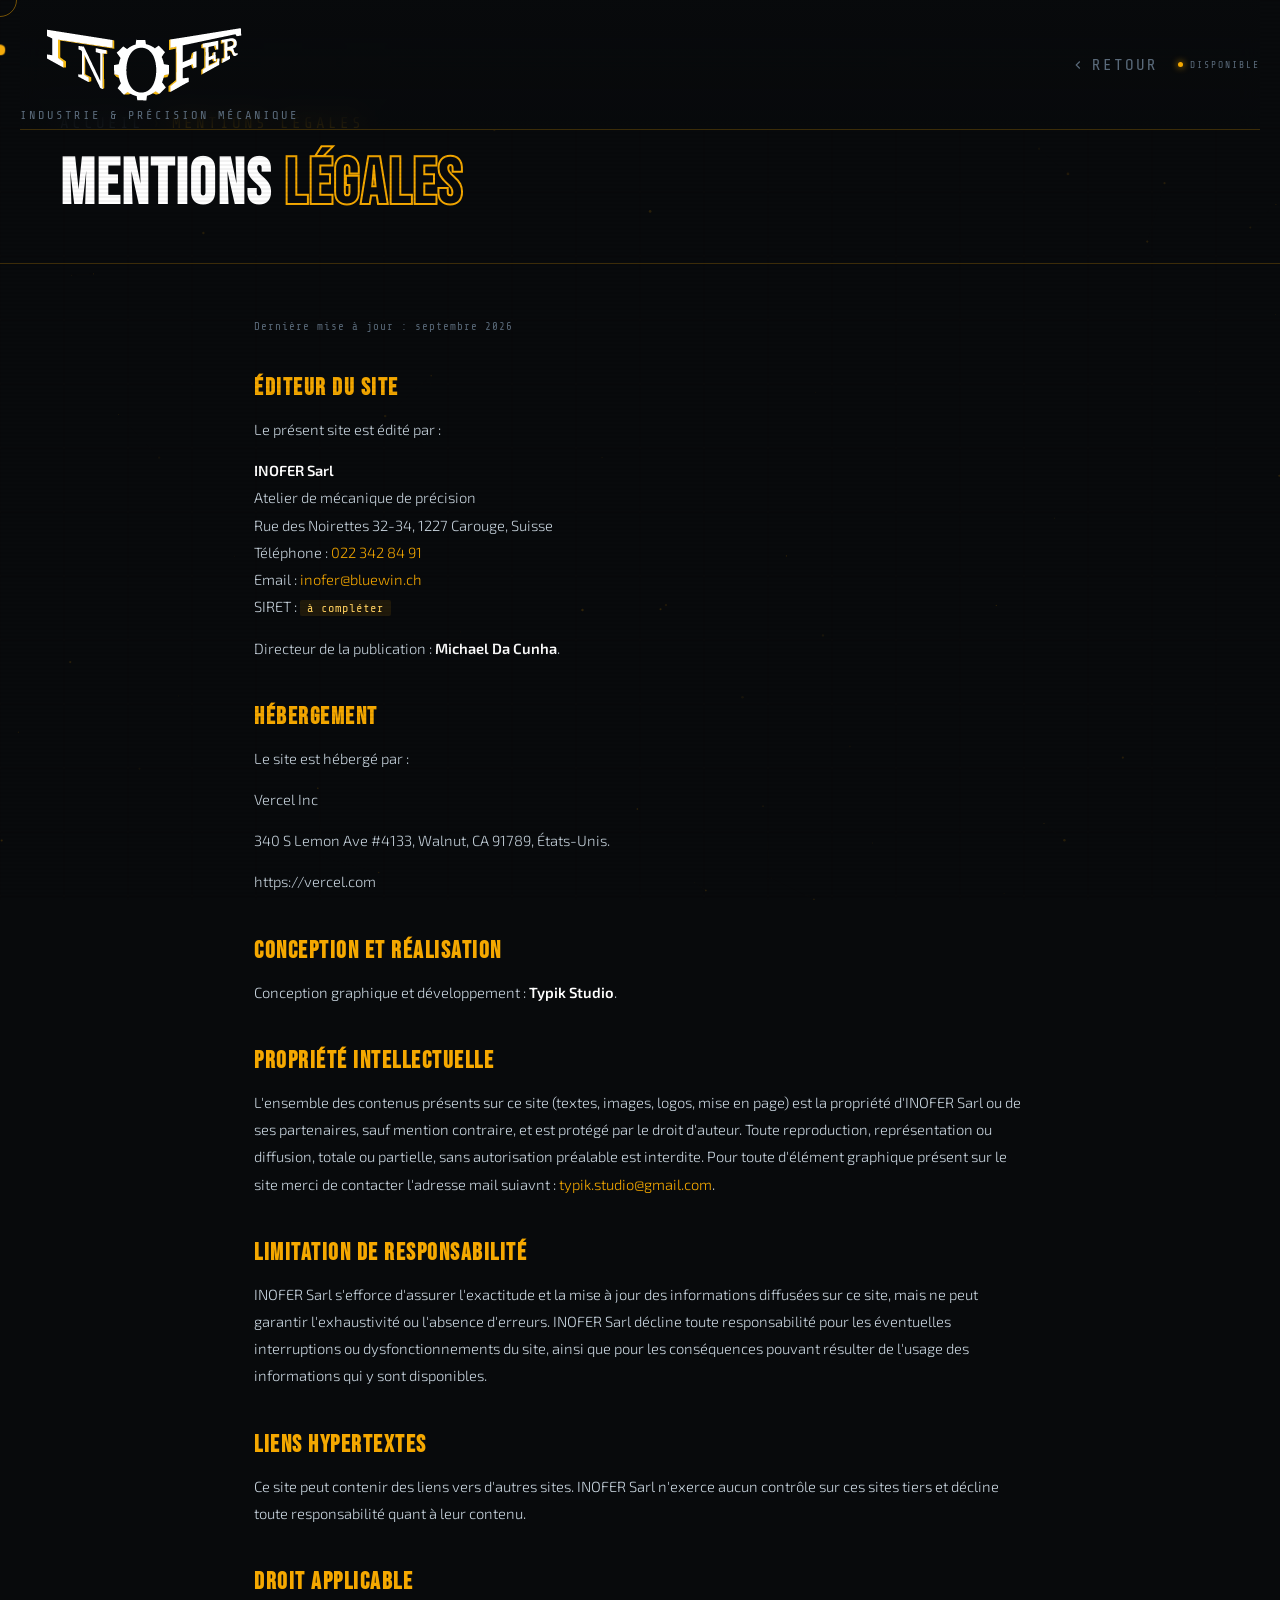
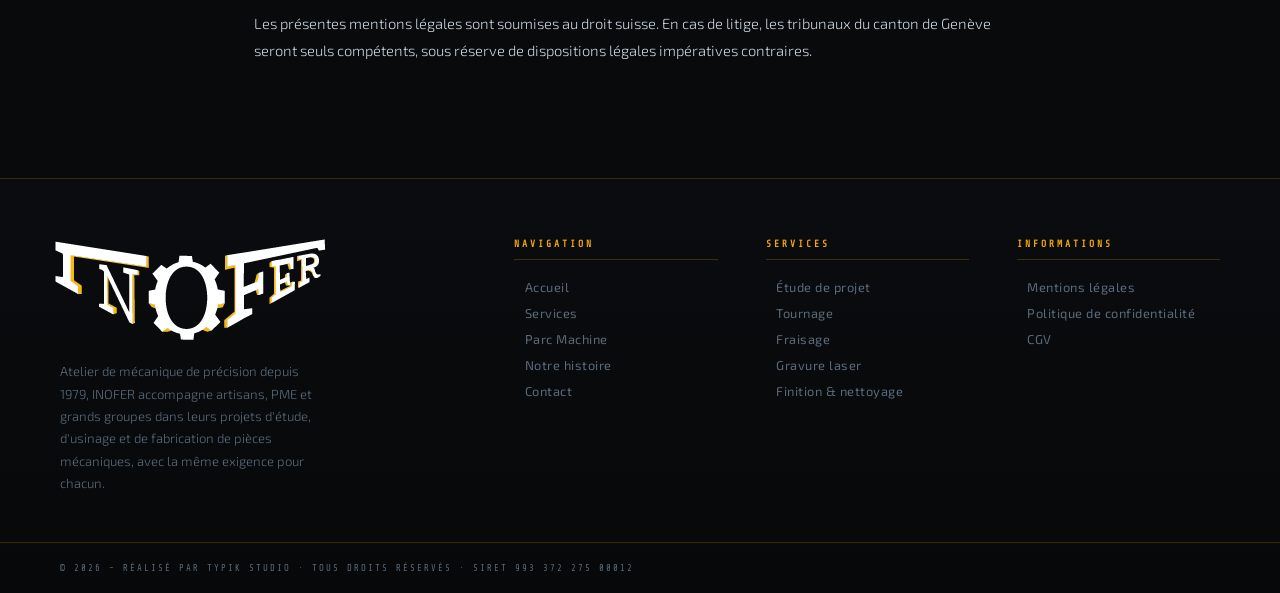
<file: mentions-legales.html>
<!DOCTYPE html>
<html lang="fr">
<head>
<meta charset="UTF-8"/>
<meta name="viewport" content="width=device-width, initial-scale=1.0"/>
<title>INOFER · Mentions légales</title>
<link rel="icon" type="image/webp" href="image/fiv-icon.webp" />
<link href="https://fonts.googleapis.com/css2?family=Bebas+Neue&family=Exo+2:wght@300;400;600;700&family=Share+Tech+Mono&display=swap" rel="stylesheet"/>
<style>
*,*::before,*::after{box-sizing:border-box;margin:0;padding:0}
:root{--gold:#F5A800;--gold2:#FFD060;--glow:rgba(245,168,0,.6);--glow2:rgba(245,168,0,.15);--bg:#080A0C;--border:rgba(245,168,0,.22);--text:#C8D4DE;--dim:#5a6a7a}
html{scroll-behavior:smooth}
body{background:var(--bg);color:var(--text);font-family:'Exo 2',sans-serif;overflow-x:hidden;cursor:none}
@media(pointer:coarse){body{cursor:auto}}
#cursor,#cursor-ring{display:none}
@media(pointer:fine){
  #cursor{display:block;position:fixed;width:11px;height:11px;background:var(--gold);border-radius:50%;pointer-events:none;z-index:9999;transform:translate(-50%,-50%);mix-blend-mode:screen;transition:width .15s,height .15s}
  #cursor-ring{display:block;position:fixed;width:34px;height:34px;border:1.5px solid var(--gold);border-radius:50%;pointer-events:none;z-index:9998;transform:translate(-50%,-50%);opacity:.45;transition:width .2s,height .2s,opacity .2s}
  body{cursor:none}
}
#bg-canvas{position:fixed;inset:0;z-index:0;opacity:.4;pointer-events:none}
.scanlines{position:fixed;inset:0;z-index:1;pointer-events:none;background:repeating-linear-gradient(0deg,transparent,transparent 2px,rgba(0,0,0,.05) 2px,rgba(0,0,0,.05) 4px)}
/* HEADER */
header{position:fixed;top:0px;left:20px;right:20px;bottom:30px;z-index:200;height:130px;display:flex;align-items:center;justify-content:space-between;background:linear-gradient(180deg,rgba(8,10,12,.98),rgba(8,10,12,.75));border-bottom:1px solid var(--border);backdrop-filter:blur(12px)}
.logo-mark{font-family:'Bebas Neue',sans-serif;font-size:1.9rem;letter-spacing:5px;color:#fff;display:flex;align-items:center;position:relative;text-decoration:none}
.logo-mark .tagline{font-family:'Share Tech Mono',monospace;font-size:12px;letter-spacing:3px;color:var(--dim);text-transform:uppercase;position:absolute;bottom:-9px;left:0;white-space:nowrap; top:80px}
.header-right{display:flex;align-items:center;gap:20px}
.nav-back{font-family:'Share Tech Mono',monospace;font-size:16px;letter-spacing:2px;text-transform:uppercase;color:var(--dim);text-decoration:none;display:flex;align-items:center;gap:7px;transition:color .2s}
.nav-back svg{width:14px;height:14px;stroke:var(--dim);fill:none;stroke-width:2;transition:stroke .2s}
.nav-back:hover{color:var(--gold)}
.nav-back:hover svg{stroke:var(--gold)}
.status-badge{font-family:'Share Tech Mono',monospace;font-size:.6rem;letter-spacing:2px;color:var(--dim);text-transform:uppercase;display:flex;align-items:center;gap:7px}
.status-badge::before{content:'';width:5px;height:5px;border-radius:50%;background:var(--gold);box-shadow:0 0 7px var(--gold);animation:blink 2s ease-in-out infinite}
@keyframes blink{0%,100%{opacity:1}50%{opacity:.25}}
@media(max-width:600px){.status-badge{display:none}.header-right{gap:12px}}

/* ── HERO ── */
.legal-hero{position:relative;margin-top:50px;padding:64px 60px 40px;border-bottom:1px solid var(--border)}
@media(max-width:600px){.legal-hero{padding:48px 24px 32px}}
.breadcrumb{font-family:'Share Tech Mono',monospace;font-size:16px;letter-spacing:3px;text-transform:uppercase;color:var(--dim);margin-bottom:14px;display:flex;align-items:center;gap:8px}
.breadcrumb a{color:var(--dim);text-decoration:none;transition:color .2s}
.breadcrumb a:hover{color:var(--gold)}
.breadcrumb .sep{color:var(--border)}
.breadcrumb .cur{color:var(--gold)}
.legal-hero h1{font-family:'Bebas Neue',sans-serif;font-size:clamp(2.2rem,5vw,4rem);letter-spacing:2px;color:#fff}
.legal-hero h1 em{font-style:normal;color:transparent;-webkit-text-stroke:2px var(--gold)}

/* ── CONTENT ── */
.legal-content{max-width:820px;margin:0 auto;padding:56px 24px 100px}
.legal-updated{font-family:'Share Tech Mono',monospace;font-size:.68rem;letter-spacing:1px;color:var(--dim);margin-bottom:40px}
.legal-content h2{font-family:'Bebas Neue',sans-serif;font-size:1.5rem;letter-spacing:1.5px;color:var(--gold);margin:40px 0 14px}
.legal-content h2:first-of-type{margin-top:0}
.legal-content p{font-family:'Exo 2',sans-serif;font-weight:300;font-size:.92rem;line-height:1.85;color:var(--text);margin-bottom:14px}
.legal-content ul{margin:0 0 16px 20px;color:var(--text)}
.legal-content li{font-family:'Exo 2',sans-serif;font-weight:300;font-size:.92rem;line-height:1.85;margin-bottom:6px}
.legal-content a{color:var(--gold);text-decoration:none}
.legal-content a:hover{text-decoration:underline}
.legal-content strong{color:#fff;font-weight:600}
.ph{color:var(--gold2);background:rgba(245,168,0,.1);padding:1px 7px;border-radius:2px;font-family:'Share Tech Mono',monospace;font-size:.82em}

/* ── FOOTER (reprise du reste du site) ── */
footer{position:relative;z-index:2;background:linear-gradient(180deg,#0a0c0f,#060809);border-top:1px solid var(--border)}
.footer-top{display:grid;grid-template-columns:2fr 1fr 1fr 1fr;gap:48px;padding:60px 60px 48px;border-bottom:1px solid var(--border)}
@media(max-width:960px){.footer-top{grid-template-columns:1fr 1fr;gap:36px;padding:44px 32px 36px}}
@media(max-width:560px){.footer-top{grid-template-columns:1fr;gap:28px;padding:36px 24px 28px}}
.ft-brand .logo-footer { font-family: 'Bebas Neue', sans-serif; font-size: 1.7rem; letter-spacing: 5px; color: #fff; display: block; margin-left: -120px;}
.ft-brand .logo-footer span { color: var(--gold); }
.ft-brand p { font-family: 'Exo 2', sans-serif; font-weight: 300; font-size: .82rem; line-height: 1.7; color: var(--dim); margin-top: 12px; max-width: 260px; }
.ft-col h4{font-family:'Share Tech Mono',monospace;font-size:.6rem;letter-spacing:3px;text-transform:uppercase;color:var(--gold);margin-bottom:18px;padding-bottom:10px;border-bottom:1px solid var(--border)}
.ft-col ul{list-style:none;display:flex;flex-direction:column;gap:9px}
.ft-col ul li a{font-family:'Exo 2',sans-serif;font-weight:400;font-size:.8rem;color:var(--dim);text-decoration:none;letter-spacing:.5px;transition:color .2s;display:flex;align-items:center;gap:6px}
.ft-col ul li a::before{content:'›';color:var(--gold);font-size:.9rem;opacity:0;transition:opacity .2s,transform .2s;transform:translateX(-4px)}
.ft-col ul li a:hover{color:var(--text)}
.ft-col ul li a:hover::before{opacity:1;transform:translateX(0)}
.footer-bottom{display:flex;align-items:center;justify-content:space-between;flex-wrap:wrap;gap:14px;padding:20px 60px}
@media(max-width:960px){.footer-bottom{padding:16px 32px}}
@media(max-width:560px){.footer-bottom{padding:16px 24px;flex-direction:column;align-items:flex-start}}
.ft-copy{font-family:'Share Tech Mono',monospace;font-size:.56rem;letter-spacing:2px;color:var(--dim);text-transform:uppercase}
</style>
</head>
<body>
<div id="cursor"></div><div id="cursor-ring"></div>
<canvas id="bg-canvas"></canvas><div class="scanlines"></div>

<header>
    <a href="index.html" class="logo-mark"><img src="image/logo-head.webp" alt=""><span class="tagline">Industrie &amp; Précision Mécanique</span></a>
  <div class="header-right">
    <a href="index.html" class="nav-back"><svg viewBox="0 0 24 24"><polyline points="15 18 9 12 15 6"/></svg>Retour</a>
    <div class="status-badge">Disponible</div>
  </div>
</header>

<div class="page">
  <section class="legal-hero">
    <div class="breadcrumb"><a href="index.html">Accueil</a><span class="sep">›</span><span class="cur">Mentions légales</span></div>
    <h1>MENTIONS <em>LÉGALES</em></h1>
  </section>

  <div class="legal-content">
    <div class="legal-updated">Dernière mise à jour : septembre 2026</div>
    <h2>Éditeur du site</h2>
    <p>Le présent site est édité par :</p>
    <p><strong>INOFER Sarl</strong><br>
    Atelier de mécanique de précision<br>
    Rue des Noirettes 32-34, 1227 Carouge, Suisse<br>
    Téléphone : <a href="tel:+41223428491">022 342 84 91</a><br>
    Email : <a href="mailto:inofer@bluewin.ch">inofer@bluewin.ch</a><br>
    SIRET : <span class="ph">à compléter</span></p>
    <p>Directeur de la publication : <strong>Michael Da Cunha</strong>.</p>

    <h2>Hébergement</h2>
    <p>Le site est hébergé par : </p>
    <p>Vercel Inc</p>
    <p>340 S Lemon Ave #4133, Walnut, CA 91789, États-Unis.</p>
    <p>https://vercel.com</p>

    <h2>Conception et réalisation</h2>
    <p>Conception graphique et développement : <strong>Typik Studio</strong>.</p>

    <h2>Propriété intellectuelle</h2>
    <p>L'ensemble des contenus présents sur ce site (textes, images, logos, mise en page) est la propriété d'INOFER Sarl ou de ses partenaires, sauf mention contraire, et est protégé par le droit d'auteur. Toute reproduction, représentation ou diffusion, totale ou partielle, sans autorisation préalable est interdite. Pour toute d'élément graphique présent sur le site merci de contacter l'adresse mail suiavnt : <a href="mailto:typik.studio@gmail.com">typik.studio@gmail.com</a>. </p>

    <h2>Limitation de responsabilité</h2>
    <p>INOFER Sarl s'efforce d'assurer l'exactitude et la mise à jour des informations diffusées sur ce site, mais ne peut garantir l'exhaustivité ou l'absence d'erreurs. INOFER Sarl décline toute responsabilité pour les éventuelles interruptions ou dysfonctionnements du site, ainsi que pour les conséquences pouvant résulter de l'usage des informations qui y sont disponibles.</p>

    <h2>Liens hypertextes</h2>
    <p>Ce site peut contenir des liens vers d'autres sites. INOFER Sarl n'exerce aucun contrôle sur ces sites tiers et décline toute responsabilité quant à leur contenu.</p>

    <h2>Droit applicable</h2>
    <p>Les présentes mentions légales sont soumises au droit suisse. En cas de litige, les tribunaux du canton de Genève seront seuls compétents, sous réserve de dispositions légales impératives contraires.</p>

  </div>

  <footer>
    <div class="footer-top">
      <div class="ft-brand">
       <span class="logo-footer"><img src="image/logo-footer.webp" alt=""></span>
          <p>Atelier de mécanique de précision depuis 1979, INOFER accompagne artisans, PME et grands groupes dans leurs projets d'étude, d'usinage et de fabrication de pièces mécaniques, avec la même exigence pour chacun.</p>
      </div>
      <div class="ft-col"><h4>Navigation</h4><ul><li><a href="index.html">Accueil</a></li><li><a href="service.html">Services</a></li><li><a href="parc.html">Parc Machine</a></li><li><a href="histoire.html">Notre histoire</a></li><li><a href="contact.html">Contact</a></li></ul></div>
      <div class="ft-col"><h4>Services</h4><ul><li><a href="service.html#etude-projet">Étude de projet</a></li><li><a href="service.html#tournage">Tournage</a></li><li><a href="service.html#fraisage">Fraisage</a></li><li><a href="service.html#gravure-laser">Gravure laser</a></li><li><a href="service.html#finition">Finition &amp; nettoyage</a></li></ul></div>
      <div class="ft-col"><h4>Informations</h4><ul><li><a href="mentions-legales.html">Mentions légales</a></li><li><a href="politique-confidentialite.html">Politique de confidentialité</a></li><li><a href="cgv.html">CGV</a></li></ul></div>
    </div>
    <div class="footer-bottom">
      <span class="ft-copy">&copy; 2026 - Réalisé par Typik Studio · Tous droits réservés · SIRET 993 372 275 00012</span>
    </div>
  </footer>
</div>

<script>
const cur=document.getElementById('cursor'),ring=document.getElementById('cursor-ring');
if(cur&&ring){let mx=0,my=0,rx=0,ry=0;document.addEventListener('mousemove',e=>{mx=e.clientX;my=e.clientY;cur.style.left=mx+'px';cur.style.top=my+'px'});(function ar(){rx+=(mx-rx)*.12;ry+=(my-ry)*.12;ring.style.left=rx+'px';ring.style.top=ry+'px';requestAnimationFrame(ar)})();document.querySelectorAll('a,button,input,select,textarea').forEach(el=>{el.addEventListener('mouseenter',()=>{cur.style.width='5px';cur.style.height='5px';ring.style.width='52px';ring.style.height='52px';ring.style.opacity='.85'});el.addEventListener('mouseleave',()=>{cur.style.width='11px';cur.style.height='11px';ring.style.width='34px';ring.style.height='34px';ring.style.opacity='.45'})})}
const bgC=document.getElementById('bg-canvas'),bgX=bgC.getContext('2d');
function resizeBg(){bgC.width=window.innerWidth;bgC.height=window.innerHeight}resizeBg();window.addEventListener('resize',resizeBg);
const pts=Array.from({length:60},()=>({x:Math.random()*window.innerWidth,y:Math.random()*window.innerHeight,vx:(Math.random()-.5)*.2,vy:(Math.random()-.5)*.2,r:Math.random()*1.1+.3,a:Math.random()*.45+.1}));
(function ab(){bgC.width=bgC.width;bgX.strokeStyle='rgba(245,168,0,.028)';bgX.lineWidth=1;for(let x=0;x<bgC.width;x+=64){bgX.beginPath();bgX.moveTo(x,0);bgX.lineTo(x,bgC.height);bgX.stroke()}for(let y=0;y<bgC.height;y+=64){bgX.beginPath();bgX.moveTo(0,y);bgX.lineTo(bgC.width,y);bgX.stroke()}pts.forEach(p=>{p.x+=p.vx;p.y+=p.vy;if(p.x<0)p.x=bgC.width;if(p.x>bgC.width)p.x=0;if(p.y<0)p.y=bgC.height;if(p.y>bgC.height)p.y=0;bgX.beginPath();bgX.arc(p.x,p.y,p.r,0,Math.PI*2);bgX.fillStyle=`rgba(245,168,0,${p.a})`;bgX.fill()});pts.forEach((a,i)=>pts.slice(i+1).forEach(b=>{const d=Math.hypot(a.x-b.x,a.y-b.y);if(d<100){bgX.beginPath();bgX.moveTo(a.x,a.y);bgX.lineTo(b.x,b.y);bgX.strokeStyle=`rgba(245,168,0,${(1-d/100)*.04})`;bgX.lineWidth=1;bgX.stroke()}}));requestAnimationFrame(ab)})();
</script>
</body>
</html>
</file>
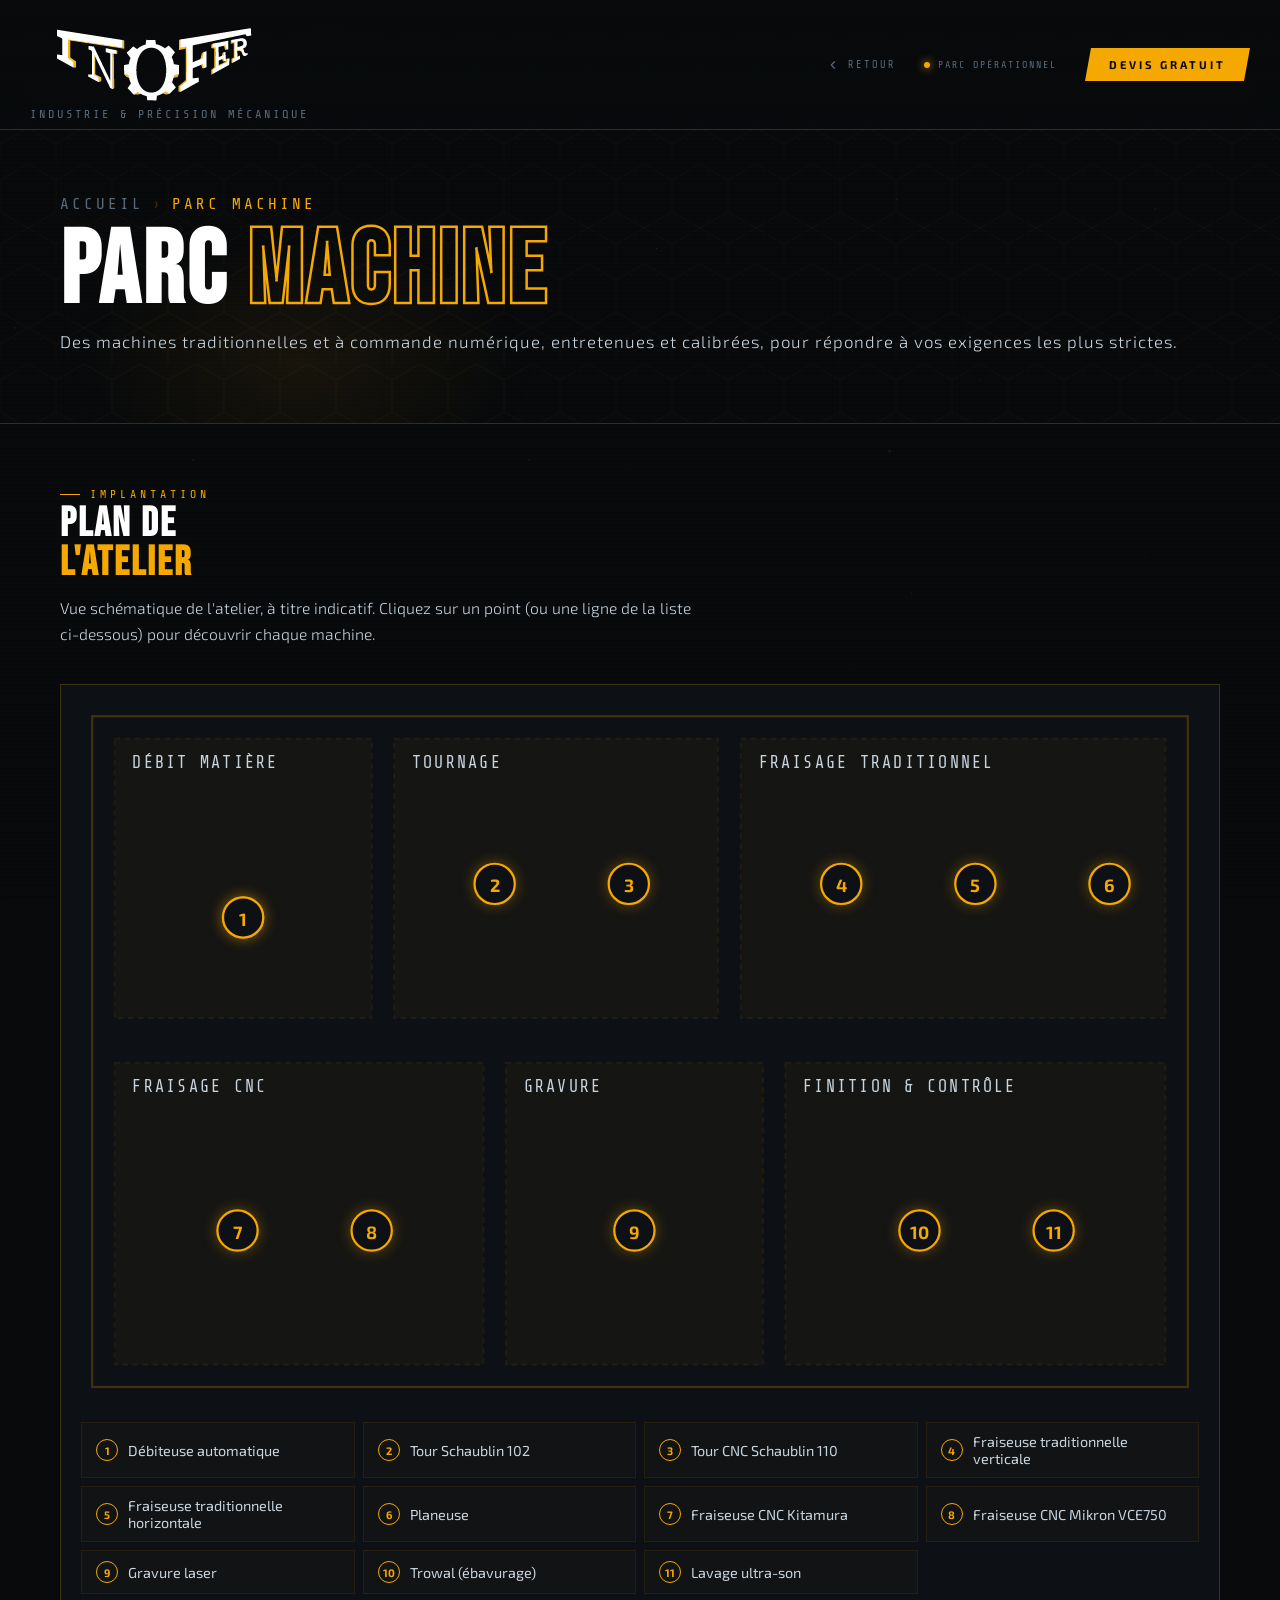
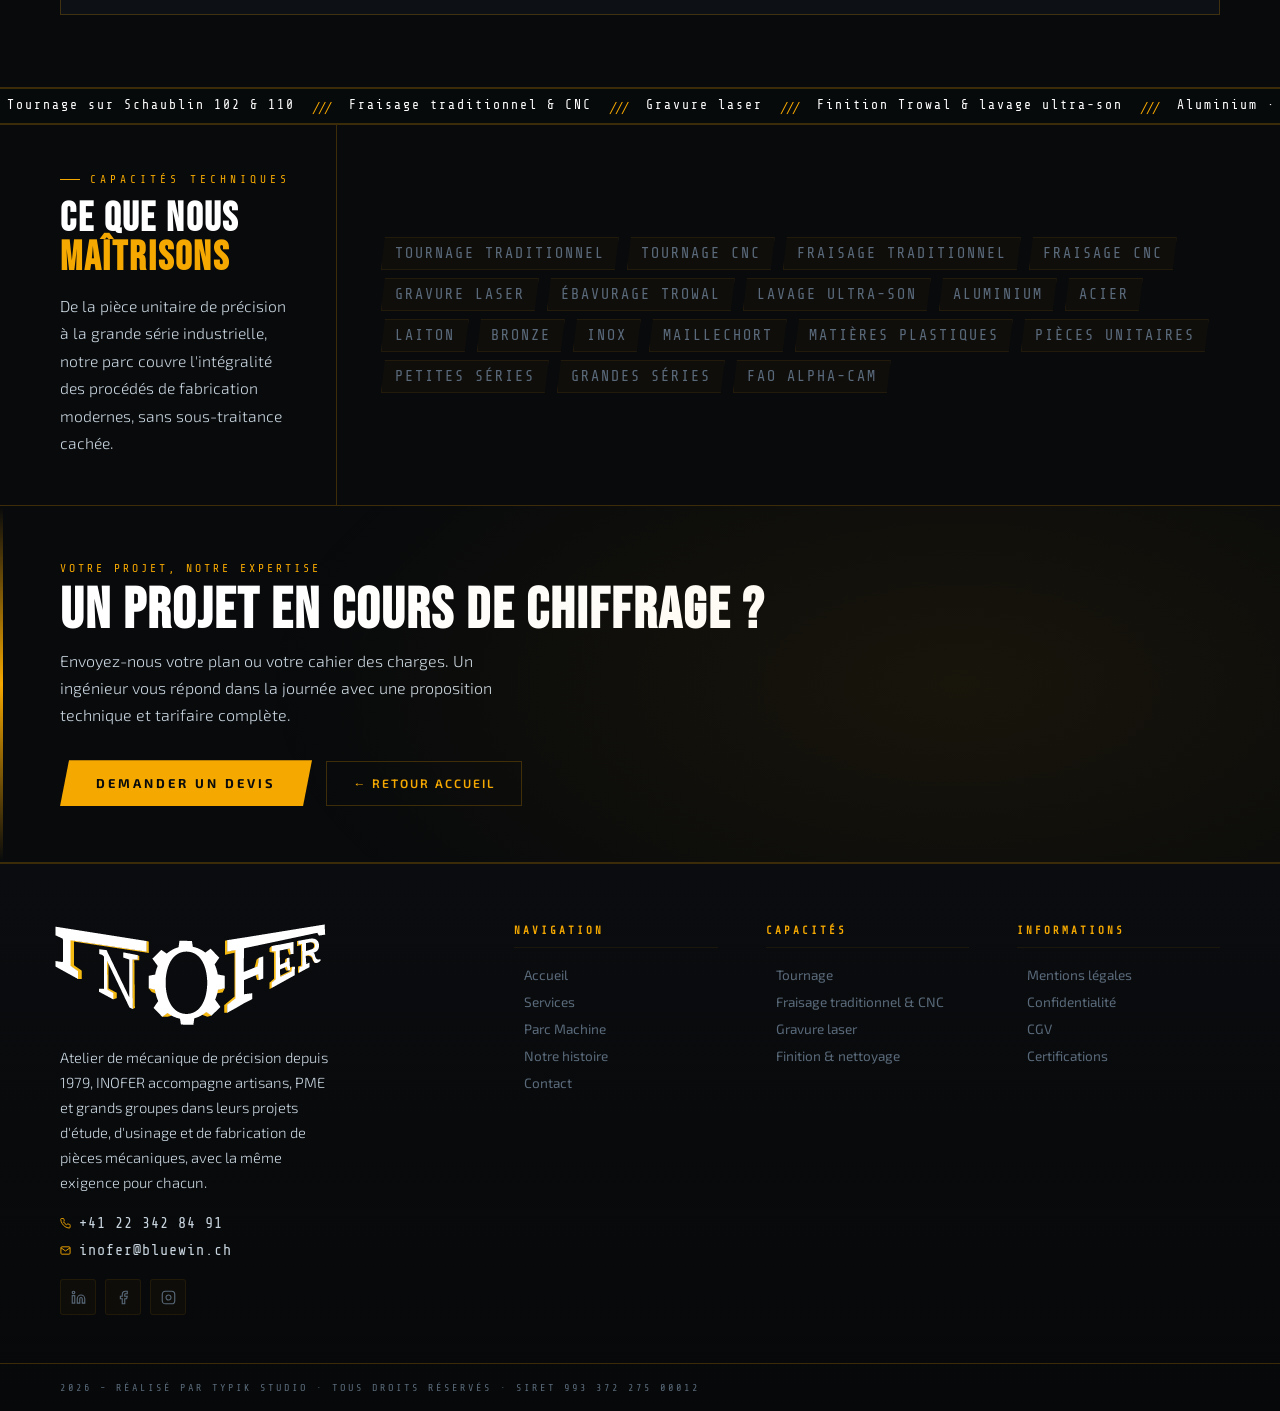
<file: parc.html>
<!DOCTYPE html>
<html lang="fr">
<head>
<meta charset="UTF-8"/>
<meta name="viewport" content="width=device-width, initial-scale=1.0"/>
<title>INOFER · Parc Machine</title>
<!-- Favicon -->
    <link rel="icon" type="image/webp" href="image/fiv-icon.webp" />
<link href="https://fonts.googleapis.com/css2?family=Bebas+Neue&family=Exo+2:wght@300;400;600;700&family=Share+Tech+Mono&display=swap" rel="stylesheet"/>
<style>
/* ── RESET & VARIABLES ── */
*,*::before,*::after{box-sizing:border-box;margin:0;padding:0}
:root{
  --gold:#F5A800;--gold2:#FFD060;
  --glow:rgba(245,168,0,.65);--glow2:rgba(245,168,0,.14);
  --bg:#080A0C;--bg2:#0d1014;
  --border:rgba(245,168,0,.22);--border2:rgba(245,168,0,.08);
  --text:#C8D4DE;--dim:#5a6a7a;
}
html{scroll-behavior:smooth}
body{background:var(--bg);color:var(--text);font-family:'Exo 2',sans-serif;overflow-x:hidden}

/* ── CANVAS / SCANLINES ── */
#bg-canvas{position:fixed;inset:0;z-index:0;opacity:.35;pointer-events:none}
.scanlines{position:fixed;inset:0;z-index:1;pointer-events:none;
  background:repeating-linear-gradient(0deg,transparent,transparent 2px,rgba(0,0,0,.05) 2px,rgba(0,0,0,.05) 4px)}

/* ── HEADER ── */
header{
  position:fixed;
  top:0;
  left:0;
  right:0;
  z-index:1000;

  height:130px;
  padding:0 30px;

  display:flex;
  align-items:center;
  justify-content:space-between;

  background:linear-gradient(180deg, rgba(8,10,12,0.95), rgba(8,10,12,0.65));
  border-bottom:1px solid var(--border);
  backdrop-filter:blur(14px);

  transition:all .3s ease;
}

/* effet scroll (optionnel via JS) */
header.scrolled{
  height:70px;
  background:rgba(8,10,12,0.85);
  box-shadow:0 8px 30px rgba(0,0,0,0.4);
}


/* LOGO */
.logo-mark{
  margin-right: auto;
  display:flex;
  align-items:left;
  position:relative;
  text-decoration:none;
  transition:transform .2s ease;
  
}

.logo-mark:hover{
  transform:translateY(-1px);
}

.logo-mark .brk{
  color:var(--gold);
  font-size:2.3rem;
}
.tagline {
  font-size: 16px;
  color: #aaa;
}
.logo-mark .tagline {
  
  font-family: 'Share Tech Mono', monospace;
  font-size: 12px; letter-spacing: 3px;
  color: var(--dim); text-transform: uppercase;
  position: absolute; bottom: -20px; left: 0;
  white-space: nowrap;
}


/* RIGHT SIDE */
.header-right{
  display:flex;
  align-items:center;
  gap:28px;
}


/* NAV BACK */
.nav-back{
  font-family:'Share Tech Mono', monospace;
  font-size:.65rem;
  letter-spacing:2px;
  text-transform:uppercase;

  color:var(--dim);
  text-decoration:none;

  display:flex;
  align-items:center;
  gap:8px;

  position:relative;
  transition:all .25s ease;
}

.nav-back::after{
  content:'';
  position:absolute;
  bottom:-4px;
  left:0;
  width:0;
  height:1px;
  background:var(--gold);
  transition:width .25s ease;
}

.nav-back:hover{
  color:var(--gold);
}

.nav-back:hover::after{
  width:100%;
}

.nav-back svg{
  width:14px;
  height:14px;
  stroke:currentColor;
  fill:none;
  stroke-width:2;
}


/* STATUS DOT */
.status-dot{
  font-family:'Share Tech Mono', monospace;
  font-size:10px;
  letter-spacing:2px;
  color:var(--dim);
  text-transform:uppercase;

  display:flex;
  align-items:center;
  gap:8px;
}

.status-dot::before{
  content:'';
  width:6px;
  height:6px;
  border-radius:50%;

  background:var(--gold);
  box-shadow:0 0 10px var(--gold);

  animation:blink 1.8s ease-in-out infinite;
}

@keyframes blink{
  0%,100%{opacity:1}
  50%{opacity:.3}
}


/* CTA */
.cta-header{
  font-family:'Exo 2', sans-serif;
  font-weight:700;
  font-size:.7rem;
  letter-spacing:3px;
  text-transform:uppercase;

  color:var(--bg);
  background:var(--gold);

  padding:10px 24px;
  border:none;
  cursor:pointer;

  clip-path:polygon(6px 0,100% 0,calc(100% - 6px) 100%,0 100%);

  transition:all .25s ease;
  text-decoration:none;
  white-space:nowrap;
}

.cta-header:hover{
  background:var(--gold2);
  box-shadow:0 0 25px var(--glow);
  transform:translateY(-1px);
}


/* RESPONSIVE */
@media(max-width:768px){
  header{
    padding:0 20px;
    height:75px;
  }

  .header-right{
    gap:16px;
  }

  .status-dot{
    display:none;
  }

  .logo-mark .tagline{
    display:none;
  }
}
/* ── PAGE ── */
.page{position:relative;z-index:2;padding-top:64px}

/* ── HERO ── */
.hero{position:relative;height:clamp(280px,40vh,440px);
  display:flex;flex-direction:column;align-items:flex-start;justify-content:flex-end;
  padding:0 60px 52px;overflow:hidden;border-bottom:1px solid var(--border)}
@media(max-width:600px){.hero{padding:0 24px 36px}}
.hero-hex{position:absolute;inset:0;pointer-events:none;opacity:.055;
  background-image:url("data:image/svg+xml,%3Csvg xmlns='http://www.w3.org/2000/svg' width='56' height='100'%3E%3Cpath d='M28 0L56 16L56 48L28 64L0 48L0 16Z' fill='none' stroke='%23F5A800' stroke-width='.8'/%3E%3Cpath d='M28 64L56 80L56 100' fill='none' stroke='%23F5A800' stroke-width='.8'/%3E%3Cpath d='M28 64L0 80L0 100' fill='none' stroke='%23F5A800' stroke-width='.8'/%3E%3C/svg%3E")}
.hero-glow{position:absolute;bottom:-80px;left:60px;width:480px;height:280px;
  background:radial-gradient(ellipse,rgba(245,168,0,.07) 0%,transparent 70%);pointer-events:none}
.breadcrumb{font-family:'Share Tech Mono',monospace;font-size:16px;letter-spacing:3px;
  text-transform:uppercase;color:var(--dim);margin-bottom:16px;
  display:flex;align-items:center;gap:8px;z-index:2;position:relative}
.breadcrumb a{color:var(--dim);text-decoration:none;transition:color .2s}
.breadcrumb a:hover{color:var(--gold)}
.breadcrumb .sep{color:var(--border)}.breadcrumb .cur{color:var(--gold)}
.hero h1{font-family:'Bebas Neue',sans-serif;font-size:clamp(3.2rem,8vw,7rem);
  line-height:.86;letter-spacing:3px;color:#fff;z-index:2;position:relative}
.hero h1 em{font-style:normal;color:transparent;-webkit-text-stroke:2.5px var(--gold)}
.hero-meta{display:flex;align-items:stretch;gap:0;margin-top:20px;z-index:2;position:relative;flex-wrap:wrap}
.hmeta{font-family:'Share Tech Mono',monospace;font-size:.7rem;letter-spacing:2px;
  text-transform:uppercase;color:var(--text);
  display:flex;flex-direction:column;justify-content:center;gap:4px;
  padding:10px 24px;border:1px solid var(--border2);border-right:none;background:rgba(8,10,12,.5)}
.hmeta:first-child{border-left:1px solid var(--border)}.hmeta:last-child{border-right:1px solid var(--border)}
.hmeta strong{font-family:'Bebas Neue',sans-serif;font-size:1.55rem;color:var(--gold);letter-spacing:2px;line-height:1}

/* ── FILTER BAR ── */
.filter-bar{position:sticky;top:64px;z-index:200;display:flex;align-items:center;gap:0;padding:0 60px;
  border-bottom:1px solid var(--border);background:rgba(8,10,12,.96);backdrop-filter:blur(14px);
  overflow-x:auto;scrollbar-width:none}
.filter-bar::-webkit-scrollbar{display:none}
@media(max-width:600px){.filter-bar{padding:0 16px}}
.fbtn{font-family:'Share Tech Mono',monospace;font-size:14px;letter-spacing:2px;text-transform:uppercase;
  color:var(--dim);background:transparent;border:none;padding:15px 20px;cursor:pointer;
  border-bottom:2px solid transparent;transition:color .2s,border-color .2s;white-space:nowrap}
.fbtn:hover{color:var(--text)}.fbtn.active{color:var(--gold);border-bottom-color:var(--gold)}
.filter-count{font-family:'Share Tech Mono',monospace;font-size:16px;color:var(--gold);
  margin-left:auto;padding:0 20px;white-space:nowrap;flex-shrink:0}
@media(max-width:700px){.filter-count{display:none}}

/* ── MACHINE GRID ── */
.grid-section{padding:48px 60px 80px}
@media(max-width:600px){.grid-section{padding:28px 16px 56px}}
.grid-label{font-family:'Share Tech Mono',monospace;font-size:.68rem;letter-spacing:4px;
  text-transform:uppercase;color:var(--gold);margin-bottom:32px;
  display:flex;align-items:center;gap:14px}
.grid-label::before{content:'';width:28px;height:1px;background:var(--gold)}
.grid-label::after{content:'';flex:1;height:1px;background:var(--border2)}
.machine-grid{display:grid;grid-template-columns:repeat(3,1fr);gap:1px;background:var(--border2)}
@media(max-width:1100px){.machine-grid{grid-template-columns:repeat(2,1fr)}}
@media(max-width:680px){.machine-grid{grid-template-columns:1fr}}

/* ── MACHINE CARD ── */
.mcard{position:relative;background:var(--bg2);cursor:pointer;
  display:flex;flex-direction:column;overflow:hidden;transition:background .3s}
.mcard:hover{background:#111417}
.mcard.featured{grid-column:span 2;flex-direction:row}
@media(max-width:1100px){.mcard.featured{grid-column:span 1;flex-direction:column}}
.mcard-photo{position:relative;overflow:hidden;flex-shrink:0}
.mcard:not(.featured) .mcard-photo{height:220px}
.mcard.featured .mcard-photo{width:52%;min-height:100%}
@media(max-width:1100px){.mcard.featured .mcard-photo{width:100%;min-height:unset;height:240px}}
.mcard-photo img{width:100%;height:100%;object-fit:cover;display:block;
  filter:grayscale(25%) brightness(.78);transition:transform .7s cubic-bezier(.23,1,.32,1),filter .5s}
.mcard:hover .mcard-photo img{transform:scale(1.07);filter:grayscale(0%) brightness(.92)}
.mcard-photo::after{content:'';position:absolute;inset:0;
  background:linear-gradient(180deg,transparent 40%,rgba(8,10,12,.75) 100%);pointer-events:none}
.mcard.featured .mcard-photo::after{background:linear-gradient(90deg,transparent 55%,rgba(8,10,12,.85) 100%)}
@media(max-width:1100px){.mcard.featured .mcard-photo::after{background:linear-gradient(180deg,transparent 40%,rgba(8,10,12,.75) 100%)}}
.mcard-scan{position:absolute;left:0;right:0;height:1px;
  background:linear-gradient(90deg,transparent,var(--gold),transparent);
  top:-1px;opacity:0;z-index:3;pointer-events:none}
.mcard:hover .mcard-scan{opacity:1;animation:scan .8s ease-in-out infinite}
@keyframes scan{0%{top:0}100%{top:100%}}
.mcard-type{position:absolute;bottom:14px;left:16px;z-index:4;
  font-family:'Share Tech Mono',monospace;font-size:14px;letter-spacing:2px;text-transform:uppercase;
  padding:4px 11px;background:rgba(8,10,12,.85);border:1px solid rgba(245,168,0,.35);color:var(--gold);
  clip-path:polygon(4px 0,100% 0,calc(100% - 4px) 100%,0 100%)}
.mcard-body{padding:22px 24px 24px;display:flex;flex-direction:column;flex:1}
.mcard-id{font-family:'Share Tech Mono',monospace;font-size:.52rem;letter-spacing:3px;
  text-transform:uppercase;color:var(--gold);margin-bottom:7px;display:flex;align-items:center;gap:9px}
.mcard-id::before{content:'';width:14px;height:1px;background:var(--gold)}
.mcard-name{font-family:'Bebas Neue',sans-serif;font-size:1.55rem;letter-spacing:2px;
  color:#e8f0f6;line-height:1;margin-bottom:4px;transition:color .25s}
.mcard:hover .mcard-name{color:var(--gold2)}
.mcard.featured .mcard-name{font-size:clamp(1.6rem,2.2vw,2.2rem)}
.mcard-brand{font-family:'Exo 2',sans-serif;font-weight:300;font-size:14px;color:var(--dim);margin-bottom:18px}
.mcard-specs{display:grid;grid-template-columns:1fr 1fr;gap:6px;margin-bottom:18px;flex:1}
.mspec{background:rgba(245,168,0,.025);border:1px solid var(--border2);padding:8px 11px;
  transition:border-color .25s,background .25s}
.mcard:hover .mspec{border-color:rgba(245,168,0,.14);background:rgba(245,168,0,.04)}
.mspec-lbl{font-family:'Share Tech Mono',monospace;font-size:.44rem;letter-spacing:2px;
  text-transform:uppercase;color:var(--dim);margin-bottom:2px}
.mspec-val{font-family:'Exo 2',sans-serif;font-weight:700;font-size:14px;color:var(--text)}

.mcard-cta{font-family:'Exo 2',sans-serif;font-weight:700;font-size:.64rem;letter-spacing:2px;
  text-transform:uppercase;color:var(--bg);background:var(--gold);padding:7px 16px;
  clip-path:polygon(5px 0,100% 0,calc(100% - 5px) 100%,0 100%);
  text-decoration:none;transition:background .2s,box-shadow .2s;cursor:pointer}
.mcard-cta:hover{background:var(--gold2);box-shadow:0 0 20px var(--glow)}
.mcard-hint{font-family:'Share Tech Mono',monospace;font-size:.5rem;letter-spacing:1px;
  text-transform:uppercase;color:var(--dim)}
.reveal{opacity:0;transform:translateY(16px)}
.reveal.in{opacity:1;transform:translateY(0);transition:opacity .5s,transform .5s}

/* ── TICKER ── */
.ticker-wrap{overflow:hidden;height:36px;background:rgba(8,10,12,.9);display:flex;align-items:center;
  border-top:1px solid var(--border);border-bottom:1px solid var(--border);position:relative;z-index:2}
.ticker-track{display:flex;white-space:nowrap;animation:ticker 42s linear infinite}
.ticker-item{font-family:'Share Tech Mono',monospace;font-size:13px;letter-spacing:2px;color:#fff;padding:0 7px}
.ticker-sep{color:var(--gold);padding:0 10px}
@keyframes ticker{0%{transform:translateX(0)}100%{transform:translateX(-50%)}}

/* ── CAPACITÉS ── */
.cap-section{display:grid;grid-template-columns:1fr 2.8fr;gap:0;
  border-top:1px solid var(--border);border-bottom:1px solid var(--border)}
@media(max-width:800px){.cap-section{grid-template-columns:1fr}}
.cap-left{padding:48px 44px 48px 60px;border-right:1px solid var(--border);
  display:flex;flex-direction:column;justify-content:center}
@media(max-width:800px){.cap-left{padding:36px 28px;border-right:none;border-bottom:1px solid var(--border)}}
.cap-label{font-family:'Share Tech Mono',monospace;font-size:.7rem;letter-spacing:4px;
  text-transform:uppercase;color:var(--gold);margin-bottom:14px;display:flex;align-items:center;gap:10px}
.cap-label::before{content:'';width:20px;height:1px;background:var(--gold)}
.cap-left h2{font-family:'Bebas Neue',sans-serif;font-size:clamp(2rem,3.2vw,3rem);
  letter-spacing:2px;color:#fff;line-height:.95}
.cap-left h2 em{font-style:normal;color:var(--gold)}
.cap-left p{font-family:'Exo 2',sans-serif;font-weight:300;font-size:.98rem;line-height:1.75;
  color:var(--text);margin-top:14px}
.cap-right{padding:48px 60px 48px 44px;display:flex;align-items:center}
@media(max-width:800px){.cap-right{padding:36px 28px}}
.cap-tags{display:flex;flex-wrap:wrap;gap:8px}
.ctag{font-family:'Share Tech Mono',monospace;font-size:15px;letter-spacing:2px;text-transform:uppercase;
  padding:7px 13px;background:rgba(245,168,0,.03);border:1px solid var(--border2);color:var(--dim);
  clip-path:polygon(4px 0,100% 0,calc(100% - 4px) 100%,0 100%);transition:all .2s}
.ctag:hover{border-color:var(--gold);color:var(--gold);background:rgba(245,168,0,.07)}

/* ── CTA BAND ── */
.cta-band{position:relative;overflow:hidden;padding:56px 60px;
  display:flex;align-items:center;justify-content:space-between;gap:32px;flex-wrap:wrap;
  border-bottom:1px solid var(--border)}
@media(max-width:700px){.cta-band{padding:40px 24px;flex-direction:column;align-items:flex-start}}
.cta-band::before{content:'';position:absolute;inset:0;
  background:radial-gradient(ellipse 55% 100% at 75% 50%,rgba(245,168,0,.07),transparent);pointer-events:none}
.cta-band::after{content:'';position:absolute;left:0;top:0;bottom:0;width:3px;
  background:linear-gradient(180deg,transparent,var(--gold),transparent)}
.cta-copy .eyebrow{font-family:'Share Tech Mono',monospace;font-size:.72rem;letter-spacing:3px;
  color:var(--gold);text-transform:uppercase;display:block;margin-bottom:9px}
.cta-copy h2{font-family:'Bebas Neue',sans-serif;font-size:clamp(2.2rem,4.5vw,3.6rem);
  letter-spacing:2px;color:#fff;line-height:.92}
.cta-copy > p{font-family:'Exo 2',sans-serif;font-weight:300;font-size:1rem;color:var(--text);
  margin-top:10px;max-width:460px;line-height:1.7}
.cta-actions{display:flex;gap:14px;flex-wrap:wrap;align-items:center}
.btn-primary{font-family:'Exo 2',sans-serif;font-weight:700;font-size:.8rem;letter-spacing:3px;
  text-transform:uppercase;color:var(--bg);background:var(--gold);padding:15px 36px;
  clip-path:polygon(9px 0,100% 0,calc(100% - 9px) 100%,0 100%);
  transition:all .25s;text-decoration:none;display:inline-block;
  position:relative;overflow:hidden;cursor:pointer;border:none}
.btn-primary::after{content:'';position:absolute;inset:0;
  background:linear-gradient(90deg,transparent,rgba(255,255,255,.25),transparent);
  transform:translateX(-100%);transition:transform .5s}
.btn-primary:hover{background:var(--gold2);box-shadow:0 0 40px var(--glow)}
.btn-primary:hover::after{transform:translateX(100%)}
.btn-outline{font-family:'Exo 2',sans-serif;font-weight:600;font-size:.76rem;letter-spacing:2px;
  text-transform:uppercase;color:var(--gold);background:transparent;padding:14px 26px;
  border:1px solid var(--border);text-decoration:none;display:inline-block;transition:all .25s;cursor:pointer}
.btn-outline:hover{border-color:var(--gold);background:var(--glow2)}

/* ── FOOTER ── */
footer{position:relative;z-index:2;background:linear-gradient(180deg,#0a0c0f,#060809);
  border-top:1px solid var(--border)}
.footer-top{display:grid;grid-template-columns:2fr 1fr 1fr 1fr;gap:48px;padding:60px 60px 48px;
  border-bottom:1px solid var(--border)}
@media(max-width:960px){.footer-top{grid-template-columns:1fr 1fr;gap:36px;padding:44px 32px 36px}}
@media(max-width:560px){.footer-top{grid-template-columns:1fr;gap:28px;padding:36px 24px 28px}}
.ft-brand .logo-footer { font-family: 'Bebas Neue', sans-serif; font-size: 1.7rem; letter-spacing: 5px; color: #fff; display: block; margin-left: -120px;}
.ft-brand .logo-footer span { color: var(--gold); }
.ft-brand p { font-family: 'Exo 2', sans-serif; font-weight: 300; font-size: .92rem; line-height: 1.7; color: var(--text); margin-top: 12px; max-width: 280px; }
.ft-contact{margin-top:20px;display:flex;flex-direction:column;gap:10px}
.ft-contact a{font-family:'Share Tech Mono',monospace;font-size:15px;letter-spacing:1px;
  color:var(--text);text-decoration:none;display:flex;align-items:center;gap:8px;transition:color .2s}
.ft-contact a:hover{color:var(--gold)}
.ft-contact svg{width:11px;height:11px;stroke:var(--gold);fill:none;stroke-width:2;flex-shrink:0}
.social-row{display:flex;gap:9px;margin-top:20px;flex-wrap:wrap}
.sbtn{width:36px;height:36px;border:1px solid var(--border2);border-radius:3px;
  display:flex;align-items:center;justify-content:center;text-decoration:none;
  transition:all .22s;background:rgba(245,168,0,.03)}
.sbtn svg{width:15px;height:15px;stroke:var(--dim);fill:none;stroke-width:1.8;transition:stroke .22s}
.sbtn:hover{border-color:var(--gold);background:rgba(245,168,0,.09)}
.sbtn:hover svg{stroke:var(--gold)}
.ft-col h4{font-family:'Share Tech Mono',monospace;font-size:.68rem;letter-spacing:3px;
  text-transform:uppercase;color:var(--gold);margin-bottom:18px;padding-bottom:10px;
  border-bottom:1px solid var(--border2)}
.ft-col ul{list-style:none;display:flex;flex-direction:column;gap:10px}
.ft-col ul li a{font-family:'Exo 2',sans-serif;font-size:.85rem;color:var(--dim);
  text-decoration:none;transition:color .2s;display:flex;align-items:center;gap:6px}
.ft-col ul li a::before{content:'›';color:var(--gold);opacity:0;
  transition:opacity .2s,transform .2s;transform:translateX(-4px)}
.ft-col ul li a:hover{color:var(--text)}
.ft-col ul li a:hover::before{opacity:1;transform:translateX(0)}
.footer-bottom{display:flex;align-items:center;justify-content:space-between;
  flex-wrap:wrap;gap:14px;padding:18px 60px}
@media(max-width:960px){.footer-bottom{padding:16px 32px}}
@media(max-width:560px){.footer-bottom{padding:14px 24px;flex-direction:column;align-items:flex-start}}
.ft-copy{font-family:'Share Tech Mono',monospace;font-size:.64rem;letter-spacing:2px;
  color:var(--dim);text-transform:uppercase}
.ft-legal{display:flex;gap:20px;flex-wrap:wrap}
.ft-legal a{font-family:'Share Tech Mono',monospace;font-size:.62rem;letter-spacing:1.5px;
  color:var(--dim);text-decoration:none;text-transform:uppercase;transition:color .2s}
.ft-legal a:hover{color:var(--gold)}
.ft-iso{font-family:'Share Tech Mono',monospace;font-size:.62rem;letter-spacing:2px;
  color:var(--dim);display:flex;align-items:center;gap:7px}
.ft-iso::before{content:'';width:5px;height:5px;border-radius:50%;
  background:var(--gold);box-shadow:0 0 7px var(--gold)}

/* ── LIGHTBOX ── */
.lightbox{position:fixed;inset:0;z-index:1000;background:rgba(3,5,7,.97);
  display:flex;align-items:center;justify-content:center;
  opacity:0;pointer-events:none;transition:opacity .28s;backdrop-filter:blur(10px)}
.lightbox.open{opacity:1;pointer-events:all}
.lb-box{position:relative;width:min(960px,95vw);max-height:92vh;
  display:grid;grid-template-columns:1fr 1fr;background:var(--bg2);
  border:1px solid var(--border);overflow:hidden;
  clip-path:polygon(0 0,100% 0,100% calc(100% - 20px),calc(100% - 20px) 100%,0 100%);
  transform:scale(.96) translateY(12px);transition:transform .28s}
.lightbox.open .lb-box{transform:scale(1) translateY(0)}
@media(max-width:700px){.lb-box{grid-template-columns:1fr;width:97vw}}
.lb-photo{position:relative;overflow:hidden;min-height:340px;background:#0a0c0f;display:flex;align-items:center;justify-content:center}
.lb-photo-placeholder{font-family:'Share Tech Mono',monospace;font-size:.62rem;letter-spacing:3px;
  text-transform:uppercase;color:var(--dim);border:1px dashed var(--border2);padding:8px 16px}
.lb-photo img{width:100%;height:100%;object-fit:cover;display:block;
  transition:transform .6s cubic-bezier(.23,1,.32,1)}
.lightbox.open .lb-photo img{transform:scale(1.04)}
.lb-photo::after{content:'';position:absolute;inset:0;
  background:linear-gradient(135deg,transparent 50%,rgba(8,10,12,.7));pointer-events:none}
.lb-photo-ref{position:absolute;bottom:12px;left:12px;z-index:5;
  font-family:'Share Tech Mono',monospace;font-size:.56rem;letter-spacing:1.5px;
  text-transform:uppercase;color:var(--gold2);background:rgba(8,10,12,.85);
  border:1px solid var(--border);padding:5px 11px;
  clip-path:polygon(5px 0,100% 0,calc(100% - 5px) 100%,0 100%)}
.lb-close{position:absolute;top:14px;right:14px;z-index:10;width:30px;height:30px;
  background:rgba(245,168,0,.07);border:1px solid var(--border);
  display:flex;align-items:center;justify-content:center;cursor:pointer;transition:all .2s}
.lb-close svg{width:13px;height:13px;stroke:var(--dim);fill:none;stroke-width:2.2;transition:stroke .2s}
.lb-close:hover{background:rgba(245,168,0,.18);border-color:var(--gold)}
.lb-close:hover svg{stroke:var(--gold)}
.lb-content{padding:36px 34px 32px;display:flex;flex-direction:column;overflow-y:auto}
@media(max-width:700px){.lb-content{padding:24px 22px}}
.lb-id{font-family:'Share Tech Mono',monospace;font-size:.62rem;letter-spacing:3px;
  text-transform:uppercase;color:var(--gold);margin-bottom:10px;display:flex;align-items:center;gap:8px}
.lb-id::before{content:'';width:14px;height:1px;background:var(--gold)}
.lb-name{font-family:'Bebas Neue',sans-serif;font-size:clamp(1.7rem,3vw,2.5rem);
  letter-spacing:2px;color:#fff;line-height:.93;margin-bottom:5px}
.lb-brand{font-family:'Exo 2',sans-serif;font-weight:300;font-size:.92rem;color:var(--text);margin-bottom:16px}
.lb-desc{font-family:'Exo 2',sans-serif;font-weight:300;font-size:.98rem;line-height:1.78;color:var(--text);
  border-left:2px solid var(--gold);padding-left:14px;margin-bottom:22px}
.lb-specs{display:grid;grid-template-columns:1fr 1fr;gap:6px;margin-bottom:22px}
.lbspec{background:rgba(245,168,0,.03);border:1px solid var(--border2);padding:9px 12px}
.lbspec-lbl{font-family:'Share Tech Mono',monospace;font-size:.56rem;letter-spacing:2px;
  text-transform:uppercase;color:var(--dim);margin-bottom:3px}
.lbspec-val{font-family:'Exo 2',sans-serif;font-weight:700;font-size:.95rem;color:var(--text)}
.lb-foot{margin-top:auto;display:flex;gap:12px;padding-top:18px;border-top:1px solid var(--border2);flex-wrap:wrap}
.lb-cta{font-family:'Exo 2',sans-serif;font-weight:700;font-size:.7rem;letter-spacing:2px;
  text-transform:uppercase;color:var(--bg);background:var(--gold);padding:11px 22px;
  clip-path:polygon(6px 0,100% 0,calc(100% - 6px) 100%,0 100%);
  text-decoration:none;transition:background .2s,box-shadow .2s;cursor:pointer}
.lb-cta:hover{background:var(--gold2);box-shadow:0 0 24px var(--glow)}
.lb-cta2{font-family:'Exo 2',sans-serif;font-weight:600;font-size:.68rem;letter-spacing:2px;
  text-transform:uppercase;color:var(--gold);background:transparent;padding:10px 18px;
  border:1px solid var(--border);text-decoration:none;display:inline-block;transition:all .2s;cursor:pointer}
.lb-cta2:hover{border-color:var(--gold);background:var(--glow2)}

/* ── PLAN DE L'ATELIER ── */
.floorplan-section{padding:64px 60px 72px;border-bottom:1px solid var(--border)}
@media(max-width:700px){.floorplan-section{padding:44px 24px 56px}}
.floorplan-header{margin-bottom:36px;max-width:640px}
.section-eye{font-family:'Share Tech Mono',monospace;font-size:.72rem;letter-spacing:4px;
  text-transform:uppercase;color:var(--gold);margin-bottom:18px;display:flex;align-items:center;gap:10px}
.section-eye::before{content:'';width:20px;height:1px;background:var(--gold)}
.floorplan-header h2{font-family:'Bebas Neue',sans-serif;font-size:clamp(2rem,3.2vw,3rem);
  letter-spacing:2px;color:#fff;line-height:.95;margin:4px 0 12px}
.floorplan-header h2 em{font-style:normal;color:var(--gold)}
.floorplan-note{font-family:'Exo 2',sans-serif;font-weight:300;font-size:.98rem;
  line-height:1.7;color:var(--text)}
.floorplan-wrap{border:1px solid var(--border);background:var(--bg2);padding:20px;position:relative}
#floorplan-svg{width:100%;height:auto;display:block}
.fp-zone{fill:rgba(245,168,0,.03);stroke:var(--border2);stroke-width:1.5;stroke-dasharray:5 4}
.fp-zone-label{font-family:'Share Tech Mono',monospace;font-size:15px;letter-spacing:2px;
  text-transform:uppercase;fill:var(--text)}
.fp-marker{cursor:pointer}
.fp-marker circle{fill:var(--bg2);stroke:var(--gold);stroke-width:2;transition:fill .2s,stroke-width .2s;filter:drop-shadow(0 0 6px rgba(245,168,0,.35))}
.fp-marker text{font-family:'Exo 2',sans-serif;font-weight:700;font-size:16px;fill:var(--gold);
  text-anchor:middle;dominant-baseline:central;pointer-events:none}
.fp-marker:hover circle,.fp-marker.active circle{fill:var(--gold);stroke-width:3}
.fp-marker:hover text,.fp-marker.active text{fill:var(--bg)}
.fp-pulse{fill:none;stroke:var(--gold);stroke-width:1.5;opacity:.55;animation:fpPulse 2.4s ease-out infinite}
@keyframes fpPulse{0%{r:18;opacity:.55}100%{r:32;opacity:0}}

.floorplan-legend{display:grid;grid-template-columns:repeat(auto-fill,minmax(220px,1fr));
  gap:8px;margin-top:24px}
.fp-leg-item{display:flex;align-items:center;gap:10px;padding:10px 14px;
  border:1px solid var(--border2);background:rgba(245,168,0,.02);cursor:pointer;transition:all .2s}
.fp-leg-item:hover,.fp-leg-item.active{border-color:var(--gold);background:rgba(245,168,0,.07)}
.fp-leg-num{flex-shrink:0;width:22px;height:22px;border:1px solid var(--gold);border-radius:50%;
  display:flex;align-items:center;justify-content:center;font-family:'Exo 2',sans-serif;
  font-weight:700;font-size:.68rem;color:var(--gold)}
.fp-leg-item.active .fp-leg-num{background:var(--gold);color:var(--bg)}
.fp-leg-name{font-family:'Exo 2',sans-serif;font-size:.9rem;color:var(--text)}
</style>

</head>
<body>
<canvas id="bg-canvas"></canvas>
<div class="scanlines"></div>

<header>
  <a href="index.html" class="logo-mark"><img src="image/logo-head.webp" alt=""><span class="tagline">Industrie & Précision Mécanique</span></a>
  <div class="header-right">
    <a href="index.html" class="nav-back">
      <svg viewBox="0 0 24 24"><polyline points="15 18 9 12 15 6"/></svg>Retour
    </a>
    <div class="status-dot">Parc opérationnel</div>
    <a href="contact.html" class="cta-header">Devis Gratuit</a>
  </div>
</header>

<div class="page">

  <!-- HERO -->
  <section class="hero">
    <div class="hero-hex"></div>
    <div class="hero-glow"></div>
    <div class="breadcrumb">
      <a href="index.html">Accueil</a><span class="sep">›</span><span class="cur">Parc Machine</span>
    </div>
    <h1>PARC <em>MACHINE</em></h1>
    <p style="font-family:'Exo 2',sans-serif;font-weight:300;font-size:1.05rem;color:var(--text);margin-top:14px;letter-spacing:1px;position:relative;z-index:2">Des machines traditionnelles et à commande numérique, entretenues et calibrées, pour répondre à vos exigences les plus strictes.</p>
    <div class="hero-meta">
      
    </div>
  </section>

  <!-- PLAN DE L'ATELIER -->
  <section class="floorplan-section">
    <div class="floorplan-header">
      <div class="section-eye" style="margin-bottom:0">Implantation</div>
      <h2>PLAN DE<br><em>L'ATELIER</em></h2>
      <p class="floorplan-note">Vue schématique de l'atelier, à titre indicatif. Cliquez sur un point (ou une ligne de la liste ci-dessous) pour découvrir chaque machine.</p>
    </div>

    <div class="floorplan-wrap">
      <svg id="floorplan-svg" viewBox="0 0 1000 620" xmlns="http://www.w3.org/2000/svg">
        <!-- contour atelier -->
        <rect x="10" y="10" width="980" height="600" fill="none" stroke="var(--border)" stroke-width="2"/>

        <!-- zones -->
        <rect class="fp-zone" x="30" y="30" width="230" height="250"/>
        <text class="fp-zone-label" x="46" y="56">Débit matière</text>

        <rect class="fp-zone" x="280" y="30" width="290" height="250"/>
        <text class="fp-zone-label" x="296" y="56">Tournage</text>

        <rect class="fp-zone" x="590" y="30" width="380" height="250"/>
        <text class="fp-zone-label" x="606" y="56">Fraisage traditionnel</text>

        <rect class="fp-zone" x="30" y="320" width="330" height="270"/>
        <text class="fp-zone-label" x="46" y="346">Fraisage CNC</text>

        <rect class="fp-zone" x="380" y="320" width="230" height="270"/>
        <text class="fp-zone-label" x="396" y="346">Gravure</text>

        <rect class="fp-zone" x="630" y="320" width="340" height="270"/>
        <text class="fp-zone-label" x="646" y="346">Finition &amp; contrôle</text>

        <!-- marqueurs -->
        <g class="fp-marker" data-id="M1" transform="translate(145,190)">
          <circle class="fp-pulse" r="18"/>
          <circle r="18"/><text y="1">1</text>
        </g>
        <g class="fp-marker" data-id="M2" transform="translate(370,160)">
          <circle r="18"/><text y="1">2</text>
        </g>
        <g class="fp-marker" data-id="M3" transform="translate(490,160)">
          <circle r="18"/><text y="1">3</text>
        </g>
        <g class="fp-marker" data-id="M4" transform="translate(680,160)">
          <circle r="18"/><text y="1">4</text>
        </g>
        <g class="fp-marker" data-id="M5" transform="translate(800,160)">
          <circle r="18"/><text y="1">5</text>
        </g>
        <g class="fp-marker" data-id="M6" transform="translate(920,160)">
          <circle r="18"/><text y="1">6</text>
        </g>
        <g class="fp-marker" data-id="M7" transform="translate(140,470)">
          <circle r="18"/><text y="1">7</text>
        </g>
        <g class="fp-marker" data-id="M8" transform="translate(260,470)">
          <circle r="18"/><text y="1">8</text>
        </g>
        <g class="fp-marker" data-id="M9" transform="translate(495,470)">
          <circle r="18"/><text y="1">9</text>
        </g>
        <g class="fp-marker" data-id="M10" transform="translate(750,470)">
          <circle r="18"/><text y="1">10</text>
        </g>
        <g class="fp-marker" data-id="M11" transform="translate(870,470)">
          <circle r="18"/><text y="1">11</text>
        </g>
      </svg>

      <div class="floorplan-legend" id="floorplan-legend">
        <div class="fp-leg-item" data-id="M1"><span class="fp-leg-num">1</span><span class="fp-leg-name">Débiteuse automatique</span></div>
        <div class="fp-leg-item" data-id="M2"><span class="fp-leg-num">2</span><span class="fp-leg-name">Tour Schaublin 102</span></div>
        <div class="fp-leg-item" data-id="M3"><span class="fp-leg-num">3</span><span class="fp-leg-name">Tour CNC Schaublin 110</span></div>
        <div class="fp-leg-item" data-id="M4"><span class="fp-leg-num">4</span><span class="fp-leg-name">Fraiseuse traditionnelle verticale</span></div>
        <div class="fp-leg-item" data-id="M5"><span class="fp-leg-num">5</span><span class="fp-leg-name">Fraiseuse traditionnelle horizontale</span></div>
        <div class="fp-leg-item" data-id="M6"><span class="fp-leg-num">6</span><span class="fp-leg-name">Planeuse</span></div>
        <div class="fp-leg-item" data-id="M7"><span class="fp-leg-num">7</span><span class="fp-leg-name">Fraiseuse CNC Kitamura</span></div>
        <div class="fp-leg-item" data-id="M8"><span class="fp-leg-num">8</span><span class="fp-leg-name">Fraiseuse CNC Mikron VCE750</span></div>
        <div class="fp-leg-item" data-id="M9"><span class="fp-leg-num">9</span><span class="fp-leg-name">Gravure laser</span></div>
        <div class="fp-leg-item" data-id="M10"><span class="fp-leg-num">10</span><span class="fp-leg-name">Trowal (ébavurage)</span></div>
        <div class="fp-leg-item" data-id="M11"><span class="fp-leg-num">11</span><span class="fp-leg-name">Lavage ultra-son</span></div>
      </div>
    </div>
  </section>

  <!-- TICKER -->
  <div class="ticker-wrap">
    <div class="ticker-track">
      <span class="ticker-item">Tournage sur Schaublin 102 &amp; 110</span><span class="ticker-sep">///</span>
      <span class="ticker-item">Fraisage traditionnel &amp; CNC</span><span class="ticker-sep">///</span>
      <span class="ticker-item">Gravure laser</span><span class="ticker-sep">///</span>
      <span class="ticker-item">Finition Trowal &amp; lavage ultra-son</span><span class="ticker-sep">///</span>
      <span class="ticker-item">Aluminium · Acier · Laiton · Bronze · Inox · Maillechort</span><span class="ticker-sep">///</span>
      <span class="ticker-item">Tournage sur Schaublin 102 &amp; 110</span><span class="ticker-sep">///</span>
      <span class="ticker-item">Fraisage traditionnel &amp; CNC</span><span class="ticker-sep">///</span>
      <span class="ticker-item">Gravure laser</span><span class="ticker-sep">///</span>
      <span class="ticker-item">Finition Trowal &amp; lavage ultra-son</span><span class="ticker-sep">///</span>
      <span class="ticker-item">Aluminium · Acier · Laiton · Bronze · Inox · Maillechort</span><span class="ticker-sep">///</span>
    </div>
  </div>

  <!-- CAPACITÉS -->
  <div class="cap-section">
    <div class="cap-left">
      <div class="cap-label">Capacités techniques</div>
      <h2>CE QUE NOUS<br><em>MAÎTRISONS</em></h2>
      <p>De la pièce unitaire de précision à la grande série industrielle, notre parc couvre l'intégralité des procédés de fabrication modernes, sans sous-traitance cachée.</p>
    </div>
    <div class="cap-right">
      <div class="cap-tags">
        <span class="ctag">Tournage traditionnel</span>
        <span class="ctag">Tournage CNC</span>
        <span class="ctag">Fraisage traditionnel</span>
        <span class="ctag">Fraisage CNC</span>
        <span class="ctag">Gravure laser</span>
        <span class="ctag">Ébavurage Trowal</span>
        <span class="ctag">Lavage ultra-son</span>
        <span class="ctag">Aluminium</span>
        <span class="ctag">Acier</span>
        <span class="ctag">Laiton</span>
        <span class="ctag">Bronze</span>
        <span class="ctag">Inox</span>
        <span class="ctag">Maillechort</span>
        <span class="ctag">Matières plastiques</span>
        <span class="ctag">Pièces unitaires</span>
        <span class="ctag">Petites séries</span>
        <span class="ctag">Grandes séries</span>
        <span class="ctag">FAO Alpha-Cam</span>
      </div>
    </div>
  </div>

  <!-- CTA -->
  <div class="cta-band">
    <div class="cta-copy">
      <span class="eyebrow">Votre projet, notre expertise</span>
      <h2>UN PROJET EN COURS DE CHIFFRAGE ?</h2>
      <p>Envoyez-nous votre plan ou votre cahier des charges. Un ingénieur vous répond dans la journée avec une proposition technique et tarifaire complète.</p>
    </div>
    <div class="cta-actions">
      <a href="contact.html" class="btn-primary">Demander un devis</a>
      <a href="index.html" class="btn-outline">← Retour accueil</a>
    </div>
  </div>

  <!-- FOOTER -->
  <footer>
    <div class="footer-top">
      <div class="ft-brand">
       <span class="logo-footer"><img src="image/logo-footer.webp" alt=""></span>
          <p>Atelier de mécanique de précision depuis 1979, INOFER accompagne artisans, PME et grands groupes dans leurs projets d'étude, d'usinage et de fabrication de pièces mécaniques, avec la même exigence pour chacun.</p>
        <div class="ft-contact">
          <a href="tel:+41 22 342 84 91">
            <svg viewBox="0 0 24 24"><path d="M22 16.92v3a2 2 0 0 1-2.18 2 19.79 19.79 0 0 1-8.63-3.07A19.5 19.5 0 0 1 4.69 12 19.79 19.79 0 0 1 1.61 3.18 2 2 0 0 1 3.58 1h3a2 2 0 0 1 2 1.72c.13.96.36 1.9.7 2.81a2 2 0 0 1-.45 2.11L7.91 8.55a16 16 0 0 0 6.29 6.29l1.31-1.31a2 2 0 0 1 2.11-.45c.91.34 1.85.57 2.81.7A2 2 0 0 1 22 16.92z"/></svg>
            +41 22 342 84 91
          </a>
          <a href="mailto:inofer@bluewin.ch">
            <svg viewBox="0 0 24 24"><path d="M4 4h16c1.1 0 2 .9 2 2v12c0 1.1-.9 2-2 2H4c-1.1 0-2-.9-2-2V6c0-1.1.9-2 2-2z"/><polyline points="22,6 12,13 2,6"/></svg>
            inofer@bluewin.ch
          </a>
        </div>
        <div class="social-row">
          <a href="#" class="sbtn"><svg viewBox="0 0 24 24"><path d="M16 8a6 6 0 0 1 6 6v7h-4v-7a2 2 0 0 0-4 0v7h-4v-7a6 6 0 0 1 6-6z"/><rect x="2" y="9" width="4" height="12"/><circle cx="4" cy="4" r="2"/></svg></a>
          <a href="#" class="sbtn"><svg viewBox="0 0 24 24"><path d="M18 2h-3a5 5 0 0 0-5 5v3H7v4h3v8h4v-8h3l1-4h-4V7a1 1 0 0 1 1-1h3z"/></svg></a>
          <a href="#" class="sbtn"><svg viewBox="0 0 24 24"><rect x="2" y="2" width="20" height="20" rx="5"/><path d="M16 11.37A4 4 0 1 1 12.63 8 4 4 0 0 1 16 11.37z"/><line x1="17.5" y1="6.5" x2="17.51" y2="6.5"/></svg></a>
        </div>
      </div>
      <div class="ft-col">
        <h4>Navigation</h4>
        <ul>
          <li><a href="index.html">Accueil</a></li>
          <li><a href="service.html">Services</a></li>
          <li><a href="parc.html">Parc Machine</a></li>
          <li><a href="histoire.html">Notre histoire</a></li>
          <li><a href="contact.html">Contact</a></li>
        </ul>
      </div>
      <div class="ft-col">
        <h4>Capacités</h4>
        <ul>
          <li><a href="service.html#tournage">Tournage</a></li>
          <li><a href="service.html#fraisage">Fraisage traditionnel &amp; CNC</a></li>
          <li><a href="service.html#gravure-laser">Gravure laser</a></li>
          <li><a href="service.html#finition">Finition &amp; nettoyage</a></li>
        </ul>
      </div>
      <div class="ft-col">
        <h4>Informations</h4>
        <ul>
          <li><a href="#">Mentions légales</a></li>
          <li><a href="#">Confidentialité</a></li>
          <li><a href="#">CGV</a></li>
          <li><a href="#">Certifications</a></li>
        </ul>
      </div>
    </div>
    <div class="footer-bottom">
      <span class="ft-copy"> 2026 - Réalisé par Typik Studio · Tous droits réservés · SIRET 993 372 275 00012</span>
    </div>
  </footer>

</div><!-- /.page -->

<!-- LIGHTBOX -->
<div id="lightbox" class="lightbox">
  <div class="lb-box">
    <div class="lb-photo" id="lb-photo"><span class="lb-photo-placeholder" id="lb-photo-placeholder">Photo à venir</span></div>
    <div class="lb-content">
      <button id="lb-close" class="lb-close">
        <svg viewBox="0 0 24 24"><line x1="18" y1="6" x2="6" y2="18"/><line x1="6" y1="6" x2="18" y2="18"/></svg>
      </button>
      <div class="lb-id"><span id="lb-id-txt"></span></div>
      <div id="lb-name" class="lb-name"></div>
      <div id="lb-brand" class="lb-brand"></div>
      <div id="lb-desc" class="lb-desc"></div>
      <div id="lb-specs" class="lb-specs"></div>
      <div class="lb-foot">
        <a href="contact.html" class="lb-cta">Demander un devis</a>
        <a href="contact.html" class="lb-cta2">Nous contacter</a>
      </div>
    </div>
  </div>
</div>

<script>
// ── CANVAS PARTICLES ──
const bgC=document.getElementById('bg-canvas'),bgX=bgC.getContext('2d');
function resizeBg(){bgC.width=window.innerWidth;bgC.height=window.innerHeight}
resizeBg();window.addEventListener('resize',resizeBg);
const pts=Array.from({length:55},()=>({
  x:Math.random()*window.innerWidth,y:Math.random()*window.innerHeight,
  vx:(Math.random()-.5)*.18,vy:(Math.random()-.5)*.18,
  r:Math.random()*.85+.25,a:Math.random()*.38+.08
}));
(function loop(){
  bgC.width=bgC.width;
  bgX.strokeStyle='rgba(245,168,0,.024)';bgX.lineWidth=1;
  for(let x=0;x<bgC.width;x+=64){bgX.beginPath();bgX.moveTo(x,0);bgX.lineTo(x,bgC.height);bgX.stroke()}
  for(let y=0;y<bgC.height;y+=64){bgX.beginPath();bgX.moveTo(0,y);bgX.lineTo(bgC.width,y);bgX.stroke()}
  pts.forEach(p=>{
    p.x+=p.vx;p.y+=p.vy;
    if(p.x<0)p.x=bgC.width;if(p.x>bgC.width)p.x=0;
    if(p.y<0)p.y=bgC.height;if(p.y>bgC.height)p.y=0;
    bgX.beginPath();bgX.arc(p.x,p.y,p.r,0,Math.PI*2);
    bgX.fillStyle=`rgba(245,168,0,${p.a})`;bgX.fill();
  });
  requestAnimationFrame(loop);
})();

// ── PLAN INTERACTIF : DONNÉES MACHINES ──
const DATA={
  M1:{badge:'Préparation matière',name:'Débiteuse automatique',
    brand:'Zone débit matière',
    desc:"Sert à couper la matière première (barres, tubes) à la longueur voulue avant usinage. L'automatisation garantit des coupes régulières et rapides, en amont du tournage ou du fraisage.",
    specs:{'Fonction':'Débit de matière','Étape':'Avant usinage'}},
  M2:{badge:'Tournage traditionnel',name:'Tour Schaublin 102',
    brand:'Zone tournage',
    desc:"Tour d'établi traditionnel, réputé dans l'horlogerie et la mécanique de précision suisse. Il usine des pièces cylindriques par tournage manuel : diamètres, filetages, gorges, avec une grande précision malgré sa taille compacte.",
    specs:{'Fonction':'Tournage manuel','Origine':'Schaublin, Suisse'},
    img:'https://media.exapro.com/product/2026/06/P260601008/9435b192effb427807982f14c7ecdb35/moulders-spindle-moulding-machines-type-102-n-manufacturer-schaublin-group-toolmakers-lathe-subgroup-toolmakers-lathe-stock-023660-102-n-p260601008_7.webp'},
  M3:{badge:'Tournage CNC',name:'Tour CNC Schaublin 110',
    brand:'Zone tournage',
    desc:"Version à commande numérique du tour Schaublin. Les mouvements sont automatisés et programmés, ce qui garantit une répétabilité parfaite d'une pièce à l'autre : idéal pour les séries.",
    specs:{'Fonction':'Tournage CNC','Programmation':'FAO Alpha-Cam'},
    img:'https://cdn.cncbote-maschinen.de/wp-content/uploads/2019/04/138251_9.jpg'},
  M4:{badge:'Fraisage traditionnel',name:'Fraiseuse verticale',
    brand:'Zone fraisage traditionnel',
    desc:"L'axe de l'outil est perpendiculaire à la table. Elle sert surtout au surfaçage, au perçage, aux rainures et aux formes complexes sur le dessus d'une pièce.",
    specs:{'Fonction':'Fraisage vertical','Type':'Traditionnel'}},
  M5:{badge:'Fraisage traditionnel',name:'Fraiseuse horizontale',
    brand:'Zone fraisage traditionnel',
    desc:"L'axe de l'outil est parallèle à la table. Plus adaptée aux gros enlèvements de matière et à certains types de rainurage.",
    specs:{'Fonction':'Fraisage horizontal','Type':'Traditionnel'}},
  M6:{badge:'Surfaçage',name:'Planeuse',
    brand:'Zone fraisage traditionnel',
    desc:"Dédiée au surfaçage de grandes surfaces planes, pour obtenir une planéité et un état de surface précis sur des pièces qu'une fraiseuse classique usinerait moins efficacement.",
    specs:{'Fonction':'Planage','Type':'Traditionnel'}},
  M7:{badge:'Fraisage CNC',name:'Fraiseuse CNC Kitamura',
    brand:'Zone fraisage CNC',
    desc:"Centre d'usinage à commande numérique. Tout est programmé et automatisé : trajectoires, vitesses, changements d'outils. Permet d'usiner des formes complexes avec une précision et une répétabilité constantes, notamment en série.",
    specs:{'Fonction':'Fraisage CNC','Programmation':'FAO Alpha-Cam'},
    img:'https://media.exapro.com/product/2026/02/P260217073/2f923c04e45dc8449db96b0aa84079c0/kitamura-mycenter-4xif-p260217073_2.jpeg'},
  M8:{badge:'Fraisage CNC',name:'Fraiseuse CNC Mikron VCE750',
    brand:'Zone fraisage CNC',
    desc:"Centre d'usinage CNC complémentaire, pour les formes 3D complexes et les séries. Comme la Kitamura, elle est pilotée par programmation FAO.",
    specs:{'Fonction':'Fraisage CNC','Programmation':'FAO Alpha-Cam'},
    img:'https://media.exapro.com/product/2026/04/P260415317/3dc5df6e34fed35404f96905b5c05a07/machining-centers-vertical-haas-mikron-vce-750-p260415317_2.jpg'},
  M9:{badge:'Marquage',name:'Gravure laser',
    brand:'Zone gravure',
    desc:"Marquage permanent, numéros de série, logos ou repères techniques : la gravure laser complète l'offre d'usinage pour personnaliser et identifier les pièces, sans altérer leurs propriétés mécaniques.",
    specs:{'Fonction':'Marquage & traçabilité','Compatible':'Métaux et plastiques'}},
  M10:{badge:'Finition',name:'Trowal',
    brand:'Zone finition & contrôle',
    desc:"Machine de finition par vibration ou tonnelage. Les pièces sont placées avec des médias abrasifs dans une cuve qui vibre ou tourne, ce qui permet d'ébavurer, d'arrondir les arêtes et de polir plusieurs pièces à la fois.",
    specs:{'Fonction':'Ébavurage & polissage','Étape':'Après usinage'},
    img:'https://media.exapro.com/product/2026/09/P260923040/c11f31cd95ef12b63b1214f79457ab9c/miscellaneous-machine-tools-walther-trowal-ca-650-p260923040_1.jpeg'},
  M11:{badge:'Nettoyage',name:'Lavage ultra-son',
    brand:'Zone finition & contrôle',
    desc:"Bac de nettoyage qui utilise des ultrasons dans un liquide pour déloger les résidus d'usinage (huile, copeaux fins, poussières) des pièces, y compris dans les recoins difficiles d'accès. Dernière étape avant contrôle et livraison.",
    specs:{'Fonction':'Nettoyage de précision','Étape':'Avant livraison'}}
};

// ── PLAN INTERACTIF : INTERACTIONS ──
const lb=document.getElementById('lightbox');
const markers=document.querySelectorAll('.fp-marker');
const legItems=document.querySelectorAll('.fp-leg-item');

function openMachine(id){
  const d=DATA[id];if(!d)return;
  document.getElementById('lb-id-txt').textContent=d.badge;
  document.getElementById('lb-name').textContent=d.name;
  document.getElementById('lb-brand').textContent=d.brand;
  document.getElementById('lb-desc').textContent=d.desc;
  document.getElementById('lb-specs').innerHTML=Object.entries(d.specs)
    .map(([l,v])=>`<div class="lbspec"><div class="lbspec-lbl">${l}</div><div class="lbspec-val">${v}</div></div>`)
    .join('');
  const photoBox=document.getElementById('lb-photo');
  if(d.img){
    photoBox.innerHTML=`<img src="${d.img}" alt="${d.name}"><span class="lb-photo-ref">Photo de référence · modèle identique</span>`;
  }else{
    photoBox.innerHTML=`<span class="lb-photo-placeholder" id="lb-photo-placeholder">Photo à venir</span>`;
  }
  markers.forEach(m=>m.classList.toggle('active',m.dataset.id===id));
  legItems.forEach(l=>l.classList.toggle('active',l.dataset.id===id));
  lb.classList.add('open');document.body.style.overflow='hidden';
}
markers.forEach(m=>m.addEventListener('click',()=>openMachine(m.dataset.id)));
legItems.forEach(l=>l.addEventListener('click',()=>openMachine(l.dataset.id)));
document.getElementById('lb-close').addEventListener('click',()=>{lb.classList.remove('open');document.body.style.overflow='';});
lb.addEventListener('click',e=>{if(e.target===lb){lb.classList.remove('open');document.body.style.overflow='';}});
document.addEventListener('keydown',e=>{if(e.key==='Escape'){lb.classList.remove('open');document.body.style.overflow='';}});
</script>
</body>
</html>
</file>
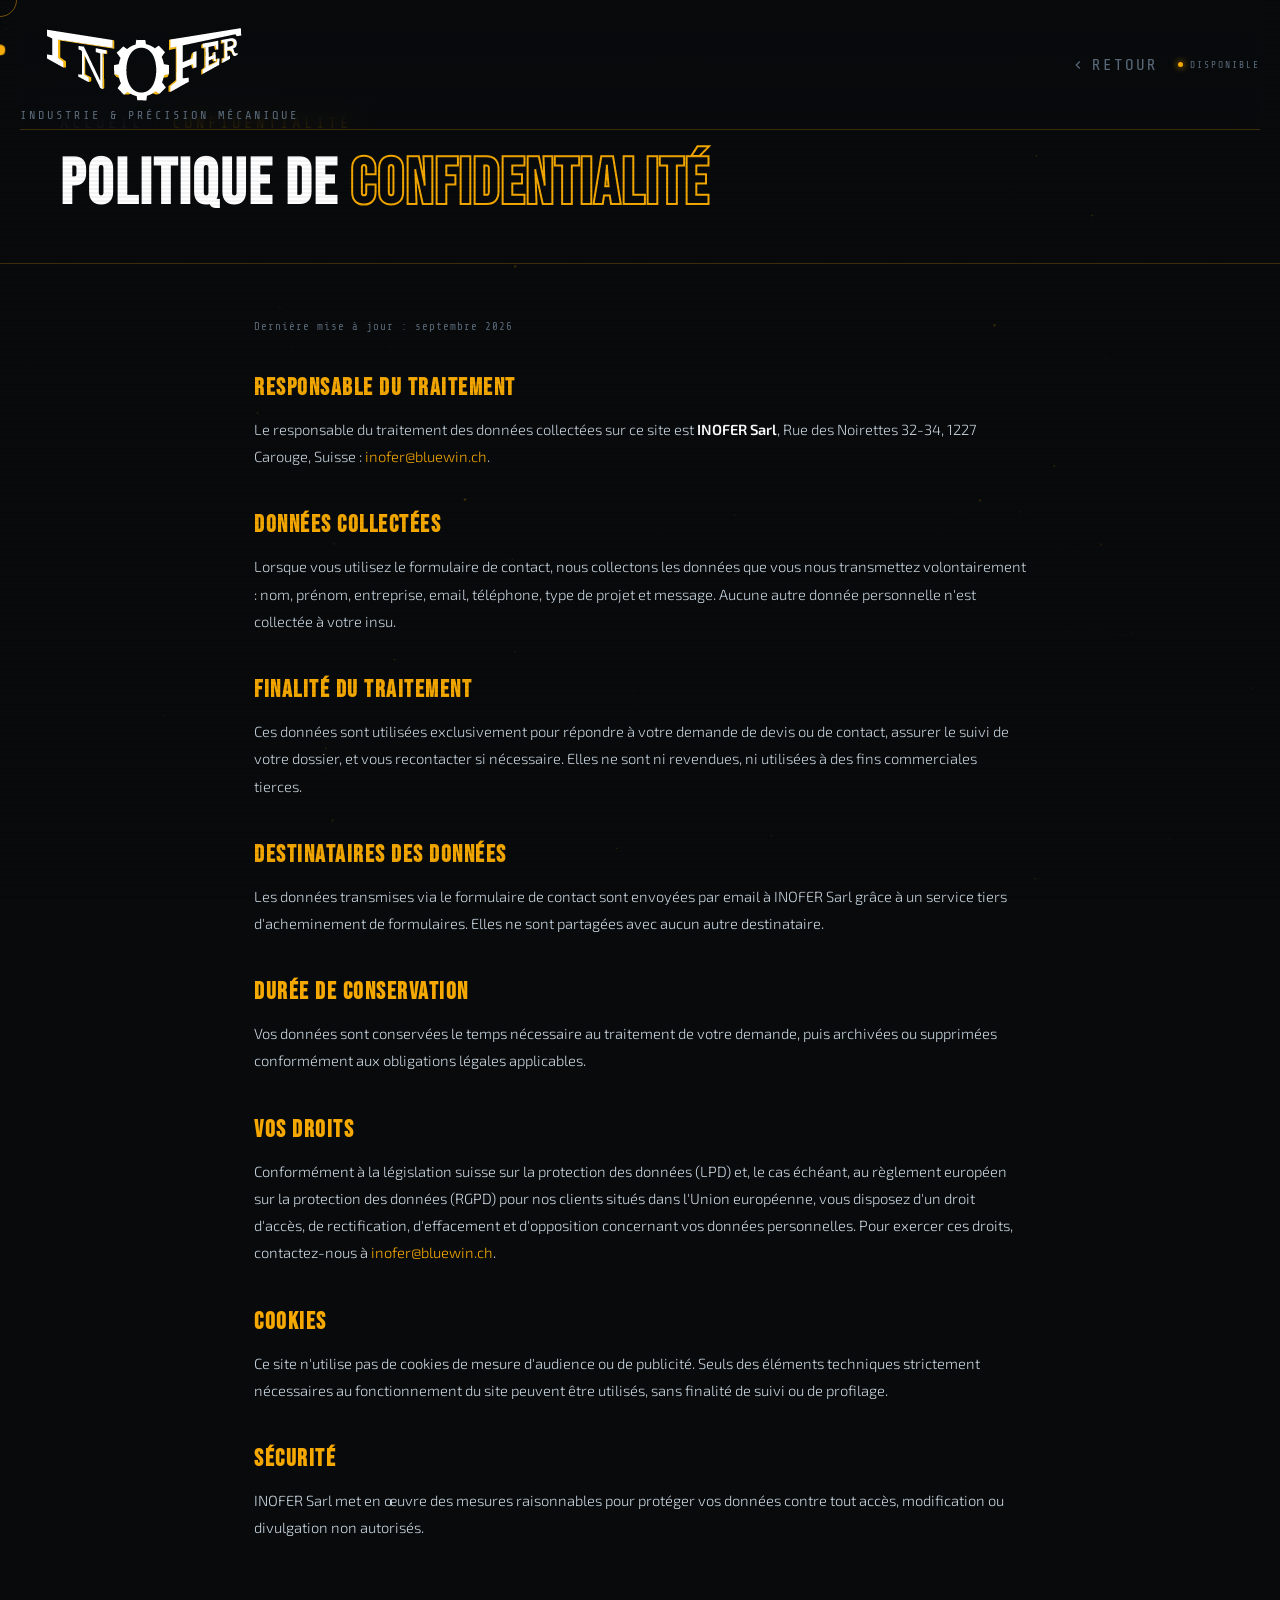
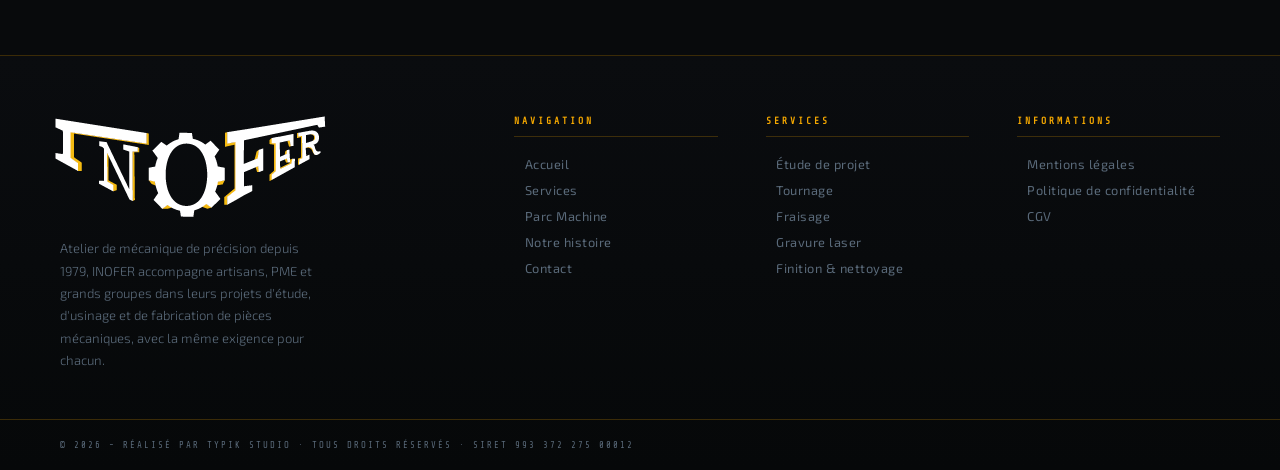
<file: politique-confidentialite.html>
<!DOCTYPE html>
<html lang="fr">
<head>
<meta charset="UTF-8"/>
<meta name="viewport" content="width=device-width, initial-scale=1.0"/>
<title>INOFER · Politique de confidentialité</title>
<link rel="icon" type="image/webp" href="image/fiv-icon.webp" />
<link href="https://fonts.googleapis.com/css2?family=Bebas+Neue&family=Exo+2:wght@300;400;600;700&family=Share+Tech+Mono&display=swap" rel="stylesheet"/>
<style>
*,*::before,*::after{box-sizing:border-box;margin:0;padding:0}
:root{--gold:#F5A800;--gold2:#FFD060;--glow:rgba(245,168,0,.6);--glow2:rgba(245,168,0,.15);--bg:#080A0C;--border:rgba(245,168,0,.22);--text:#C8D4DE;--dim:#5a6a7a}
html{scroll-behavior:smooth}
body{background:var(--bg);color:var(--text);font-family:'Exo 2',sans-serif;overflow-x:hidden;cursor:none}
@media(pointer:coarse){body{cursor:auto}}
#cursor,#cursor-ring{display:none}
@media(pointer:fine){
  #cursor{display:block;position:fixed;width:11px;height:11px;background:var(--gold);border-radius:50%;pointer-events:none;z-index:9999;transform:translate(-50%,-50%);mix-blend-mode:screen;transition:width .15s,height .15s}
  #cursor-ring{display:block;position:fixed;width:34px;height:34px;border:1.5px solid var(--gold);border-radius:50%;pointer-events:none;z-index:9998;transform:translate(-50%,-50%);opacity:.45;transition:width .2s,height .2s,opacity .2s}
  body{cursor:none}
}
#bg-canvas{position:fixed;inset:0;z-index:0;opacity:.4;pointer-events:none}
.scanlines{position:fixed;inset:0;z-index:1;pointer-events:none;background:repeating-linear-gradient(0deg,transparent,transparent 2px,rgba(0,0,0,.05) 2px,rgba(0,0,0,.05) 4px)}
/* HEADER */
header{position:fixed;top:0px;left:20px;right:20px;bottom:30px;z-index:200;height:130px;display:flex;align-items:center;justify-content:space-between;background:linear-gradient(180deg,rgba(8,10,12,.98),rgba(8,10,12,.75));border-bottom:1px solid var(--border);backdrop-filter:blur(12px)}
.logo-mark{font-family:'Bebas Neue',sans-serif;font-size:1.9rem;letter-spacing:5px;color:#fff;display:flex;align-items:center;position:relative;text-decoration:none}
.logo-mark .tagline{font-family:'Share Tech Mono',monospace;font-size:12px;letter-spacing:3px;color:var(--dim);text-transform:uppercase;position:absolute;bottom:-9px;left:0;white-space:nowrap; top:80px}
.header-right{display:flex;align-items:center;gap:20px}
.nav-back{font-family:'Share Tech Mono',monospace;font-size:16px;letter-spacing:2px;text-transform:uppercase;color:var(--dim);text-decoration:none;display:flex;align-items:center;gap:7px;transition:color .2s}
.nav-back svg{width:14px;height:14px;stroke:var(--dim);fill:none;stroke-width:2;transition:stroke .2s}
.nav-back:hover{color:var(--gold)}
.nav-back:hover svg{stroke:var(--gold)}
.status-badge{font-family:'Share Tech Mono',monospace;font-size:.6rem;letter-spacing:2px;color:var(--dim);text-transform:uppercase;display:flex;align-items:center;gap:7px}
.status-badge::before{content:'';width:5px;height:5px;border-radius:50%;background:var(--gold);box-shadow:0 0 7px var(--gold);animation:blink 2s ease-in-out infinite}
@keyframes blink{0%,100%{opacity:1}50%{opacity:.25}}
@media(max-width:600px){.status-badge{display:none}.header-right{gap:12px}}

/* ── HERO ── */
.legal-hero{position:relative;margin-top:50px;padding:64px 60px 40px;border-bottom:1px solid var(--border)}
@media(max-width:600px){.legal-hero{padding:48px 24px 32px}}
.breadcrumb{font-family:'Share Tech Mono',monospace;font-size:16px;letter-spacing:3px;text-transform:uppercase;color:var(--dim);margin-bottom:14px;display:flex;align-items:center;gap:8px}
.breadcrumb a{color:var(--dim);text-decoration:none;transition:color .2s}
.breadcrumb a:hover{color:var(--gold)}
.breadcrumb .sep{color:var(--border)}
.breadcrumb .cur{color:var(--gold)}
.legal-hero h1{font-family:'Bebas Neue',sans-serif;font-size:clamp(2.2rem,5vw,4rem);letter-spacing:2px;color:#fff}
.legal-hero h1 em{font-style:normal;color:transparent;-webkit-text-stroke:2px var(--gold)}

/* ── CONTENT ── */
.legal-content{max-width:820px;margin:0 auto;padding:56px 24px 100px}
.legal-updated{font-family:'Share Tech Mono',monospace;font-size:.68rem;letter-spacing:1px;color:var(--dim);margin-bottom:40px}
.legal-content h2{font-family:'Bebas Neue',sans-serif;font-size:1.5rem;letter-spacing:1.5px;color:var(--gold);margin:40px 0 14px}
.legal-content h2:first-of-type{margin-top:0}
.legal-content p{font-family:'Exo 2',sans-serif;font-weight:300;font-size:.92rem;line-height:1.85;color:var(--text);margin-bottom:14px}
.legal-content ul{margin:0 0 16px 20px;color:var(--text)}
.legal-content li{font-family:'Exo 2',sans-serif;font-weight:300;font-size:.92rem;line-height:1.85;margin-bottom:6px}
.legal-content a{color:var(--gold);text-decoration:none}
.legal-content a:hover{text-decoration:underline}
.legal-content strong{color:#fff;font-weight:600}
.ph{color:var(--gold2);background:rgba(245,168,0,.1);padding:1px 7px;border-radius:2px;font-family:'Share Tech Mono',monospace;font-size:.82em}

/* ── FOOTER (reprise du reste du site) ── */
footer{position:relative;z-index:2;background:linear-gradient(180deg,#0a0c0f,#060809);border-top:1px solid var(--border)}
.footer-top{display:grid;grid-template-columns:2fr 1fr 1fr 1fr;gap:48px;padding:60px 60px 48px;border-bottom:1px solid var(--border)}
@media(max-width:960px){.footer-top{grid-template-columns:1fr 1fr;gap:36px;padding:44px 32px 36px}}
@media(max-width:560px){.footer-top{grid-template-columns:1fr;gap:28px;padding:36px 24px 28px}}
.ft-brand .logo-footer { font-family: 'Bebas Neue', sans-serif; font-size: 1.7rem; letter-spacing: 5px; color: #fff; display: block; margin-left: -120px;}
.ft-brand .logo-footer span { color: var(--gold); }
.ft-brand p { font-family: 'Exo 2', sans-serif; font-weight: 300; font-size: .82rem; line-height: 1.7; color: var(--dim); margin-top: 12px; max-width: 260px; }
.ft-col h4{font-family:'Share Tech Mono',monospace;font-size:.6rem;letter-spacing:3px;text-transform:uppercase;color:var(--gold);margin-bottom:18px;padding-bottom:10px;border-bottom:1px solid var(--border)}
.ft-col ul{list-style:none;display:flex;flex-direction:column;gap:9px}
.ft-col ul li a{font-family:'Exo 2',sans-serif;font-weight:400;font-size:.8rem;color:var(--dim);text-decoration:none;letter-spacing:.5px;transition:color .2s;display:flex;align-items:center;gap:6px}
.ft-col ul li a::before{content:'›';color:var(--gold);font-size:.9rem;opacity:0;transition:opacity .2s,transform .2s;transform:translateX(-4px)}
.ft-col ul li a:hover{color:var(--text)}
.ft-col ul li a:hover::before{opacity:1;transform:translateX(0)}
.footer-bottom{display:flex;align-items:center;justify-content:space-between;flex-wrap:wrap;gap:14px;padding:20px 60px}
@media(max-width:960px){.footer-bottom{padding:16px 32px}}
@media(max-width:560px){.footer-bottom{padding:16px 24px;flex-direction:column;align-items:flex-start}}
.ft-copy{font-family:'Share Tech Mono',monospace;font-size:.56rem;letter-spacing:2px;color:var(--dim);text-transform:uppercase}
</style>
</head>
<body>
<div id="cursor"></div><div id="cursor-ring"></div>
<canvas id="bg-canvas"></canvas><div class="scanlines"></div>

<header>
    <a href="index.html" class="logo-mark"><img src="image/logo-head.webp" alt=""><span class="tagline">Industrie &amp; Précision Mécanique</span></a>
  <div class="header-right">
    <a href="index.html" class="nav-back"><svg viewBox="0 0 24 24"><polyline points="15 18 9 12 15 6"/></svg>Retour</a>
    <div class="status-badge">Disponible</div>
  </div>
</header>

<div class="page">
  <section class="legal-hero">
    <div class="breadcrumb"><a href="index.html">Accueil</a><span class="sep">›</span><span class="cur">Confidentialité</span></div>
    <h1>POLITIQUE DE <em>CONFIDENTIALITÉ</em></h1>
  </section>

  <div class="legal-content">
    <div class="legal-updated">Dernière mise à jour : septembre 2026</div>
    <h2>Responsable du traitement</h2>
    <p>Le responsable du traitement des données collectées sur ce site est <strong>INOFER Sarl</strong>, Rue des Noirettes 32-34, 1227 Carouge, Suisse : <a href="mailto:inofer@bluewin.ch">inofer@bluewin.ch</a>.</p>

    <h2>Données collectées</h2>
    <p>Lorsque vous utilisez le formulaire de contact, nous collectons les données que vous nous transmettez volontairement : nom, prénom, entreprise, email, téléphone, type de projet et message. Aucune autre donnée personnelle n'est collectée à votre insu.</p>

    <h2>Finalité du traitement</h2>
    <p>Ces données sont utilisées exclusivement pour répondre à votre demande de devis ou de contact, assurer le suivi de votre dossier, et vous recontacter si nécessaire. Elles ne sont ni revendues, ni utilisées à des fins commerciales tierces.</p>

    <h2>Destinataires des données</h2>
    <p>Les données transmises via le formulaire de contact sont envoyées par email à INOFER Sarl grâce à un service tiers d'acheminement de formulaires. Elles ne sont partagées avec aucun autre destinataire.</p>

    <h2>Durée de conservation</h2>
    <p>Vos données sont conservées le temps nécessaire au traitement de votre demande, puis archivées ou supprimées conformément aux obligations légales applicables.</p>

    <h2>Vos droits</h2>
    <p>Conformément à la législation suisse sur la protection des données (LPD) et, le cas échéant, au règlement européen sur la protection des données (RGPD) pour nos clients situés dans l'Union européenne, vous disposez d'un droit d'accès, de rectification, d'effacement et d'opposition concernant vos données personnelles. Pour exercer ces droits, contactez-nous à <a href="mailto:inofer@bluewin.ch">inofer@bluewin.ch</a>.</p>

    <h2>Cookies</h2>
    <p>Ce site n'utilise pas de cookies de mesure d'audience ou de publicité. Seuls des éléments techniques strictement nécessaires au fonctionnement du site peuvent être utilisés, sans finalité de suivi ou de profilage.</p>

    <h2>Sécurité</h2>
    <p>INOFER Sarl met en œuvre des mesures raisonnables pour protéger vos données contre tout accès, modification ou divulgation non autorisés.</p>

  </div>

  <footer>
    <div class="footer-top">
      <div class="ft-brand">
       <span class="logo-footer"><img src="image/logo-footer.webp" alt=""></span>
          <p>Atelier de mécanique de précision depuis 1979, INOFER accompagne artisans, PME et grands groupes dans leurs projets d'étude, d'usinage et de fabrication de pièces mécaniques, avec la même exigence pour chacun.</p>
      </div>
      <div class="ft-col"><h4>Navigation</h4><ul><li><a href="index.html">Accueil</a></li><li><a href="service.html">Services</a></li><li><a href="parc.html">Parc Machine</a></li><li><a href="histoire.html">Notre histoire</a></li><li><a href="contact.html">Contact</a></li></ul></div>
      <div class="ft-col"><h4>Services</h4><ul><li><a href="service.html#etude-projet">Étude de projet</a></li><li><a href="service.html#tournage">Tournage</a></li><li><a href="service.html#fraisage">Fraisage</a></li><li><a href="service.html#gravure-laser">Gravure laser</a></li><li><a href="service.html#finition">Finition &amp; nettoyage</a></li></ul></div>
      <div class="ft-col"><h4>Informations</h4><ul><li><a href="mentions-legales.html">Mentions légales</a></li><li><a href="politique-confidentialite.html">Politique de confidentialité</a></li><li><a href="cgv.html">CGV</a></li></ul></div>
    </div>
    <div class="footer-bottom">
      <span class="ft-copy">&copy; 2026 - Réalisé par Typik Studio · Tous droits réservés · SIRET 993 372 275 00012</span>
    </div>
  </footer>
</div>

<script>
const cur=document.getElementById('cursor'),ring=document.getElementById('cursor-ring');
if(cur&&ring){let mx=0,my=0,rx=0,ry=0;document.addEventListener('mousemove',e=>{mx=e.clientX;my=e.clientY;cur.style.left=mx+'px';cur.style.top=my+'px'});(function ar(){rx+=(mx-rx)*.12;ry+=(my-ry)*.12;ring.style.left=rx+'px';ring.style.top=ry+'px';requestAnimationFrame(ar)})();document.querySelectorAll('a,button,input,select,textarea').forEach(el=>{el.addEventListener('mouseenter',()=>{cur.style.width='5px';cur.style.height='5px';ring.style.width='52px';ring.style.height='52px';ring.style.opacity='.85'});el.addEventListener('mouseleave',()=>{cur.style.width='11px';cur.style.height='11px';ring.style.width='34px';ring.style.height='34px';ring.style.opacity='.45'})})}
const bgC=document.getElementById('bg-canvas'),bgX=bgC.getContext('2d');
function resizeBg(){bgC.width=window.innerWidth;bgC.height=window.innerHeight}resizeBg();window.addEventListener('resize',resizeBg);
const pts=Array.from({length:60},()=>({x:Math.random()*window.innerWidth,y:Math.random()*window.innerHeight,vx:(Math.random()-.5)*.2,vy:(Math.random()-.5)*.2,r:Math.random()*1.1+.3,a:Math.random()*.45+.1}));
(function ab(){bgC.width=bgC.width;bgX.strokeStyle='rgba(245,168,0,.028)';bgX.lineWidth=1;for(let x=0;x<bgC.width;x+=64){bgX.beginPath();bgX.moveTo(x,0);bgX.lineTo(x,bgC.height);bgX.stroke()}for(let y=0;y<bgC.height;y+=64){bgX.beginPath();bgX.moveTo(0,y);bgX.lineTo(bgC.width,y);bgX.stroke()}pts.forEach(p=>{p.x+=p.vx;p.y+=p.vy;if(p.x<0)p.x=bgC.width;if(p.x>bgC.width)p.x=0;if(p.y<0)p.y=bgC.height;if(p.y>bgC.height)p.y=0;bgX.beginPath();bgX.arc(p.x,p.y,p.r,0,Math.PI*2);bgX.fillStyle=`rgba(245,168,0,${p.a})`;bgX.fill()});pts.forEach((a,i)=>pts.slice(i+1).forEach(b=>{const d=Math.hypot(a.x-b.x,a.y-b.y);if(d<100){bgX.beginPath();bgX.moveTo(a.x,a.y);bgX.lineTo(b.x,b.y);bgX.strokeStyle=`rgba(245,168,0,${(1-d/100)*.04})`;bgX.lineWidth=1;bgX.stroke()}}));requestAnimationFrame(ab)})();
</script>
</body>
</html>
</file>
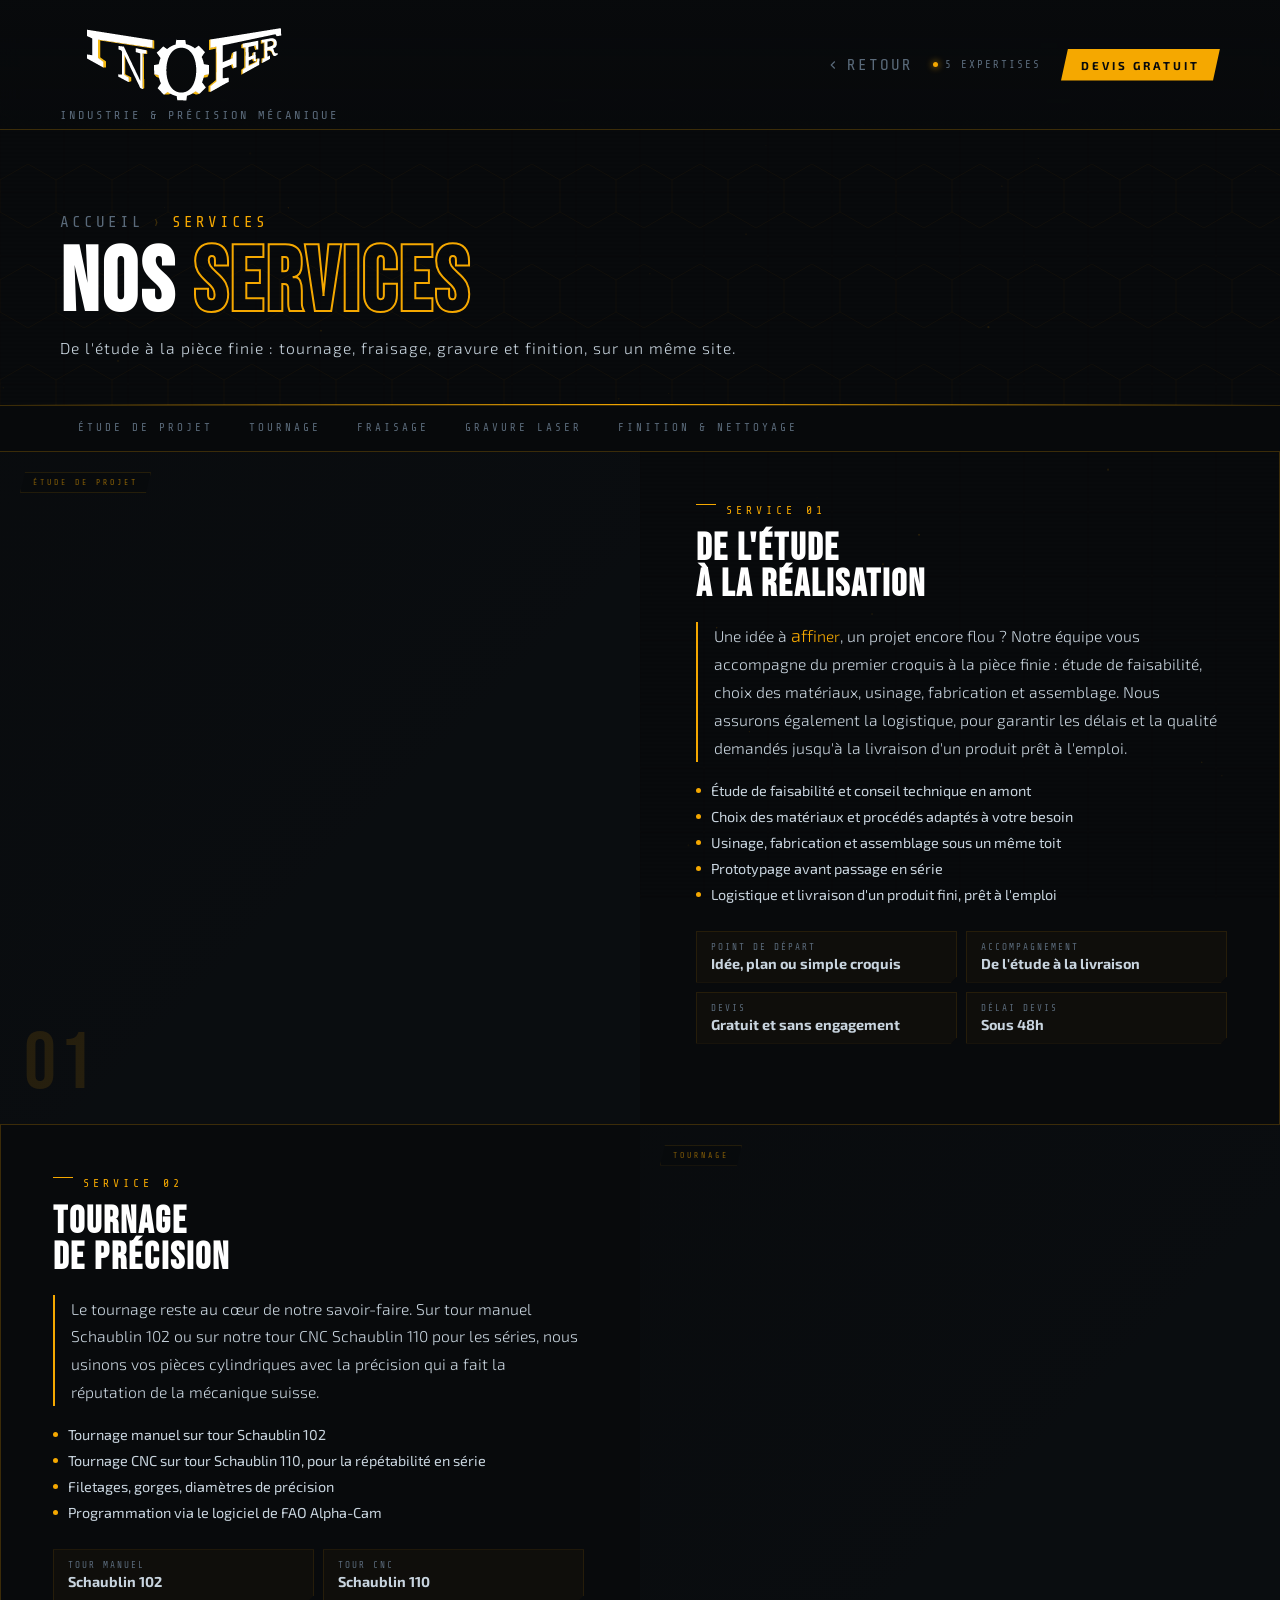
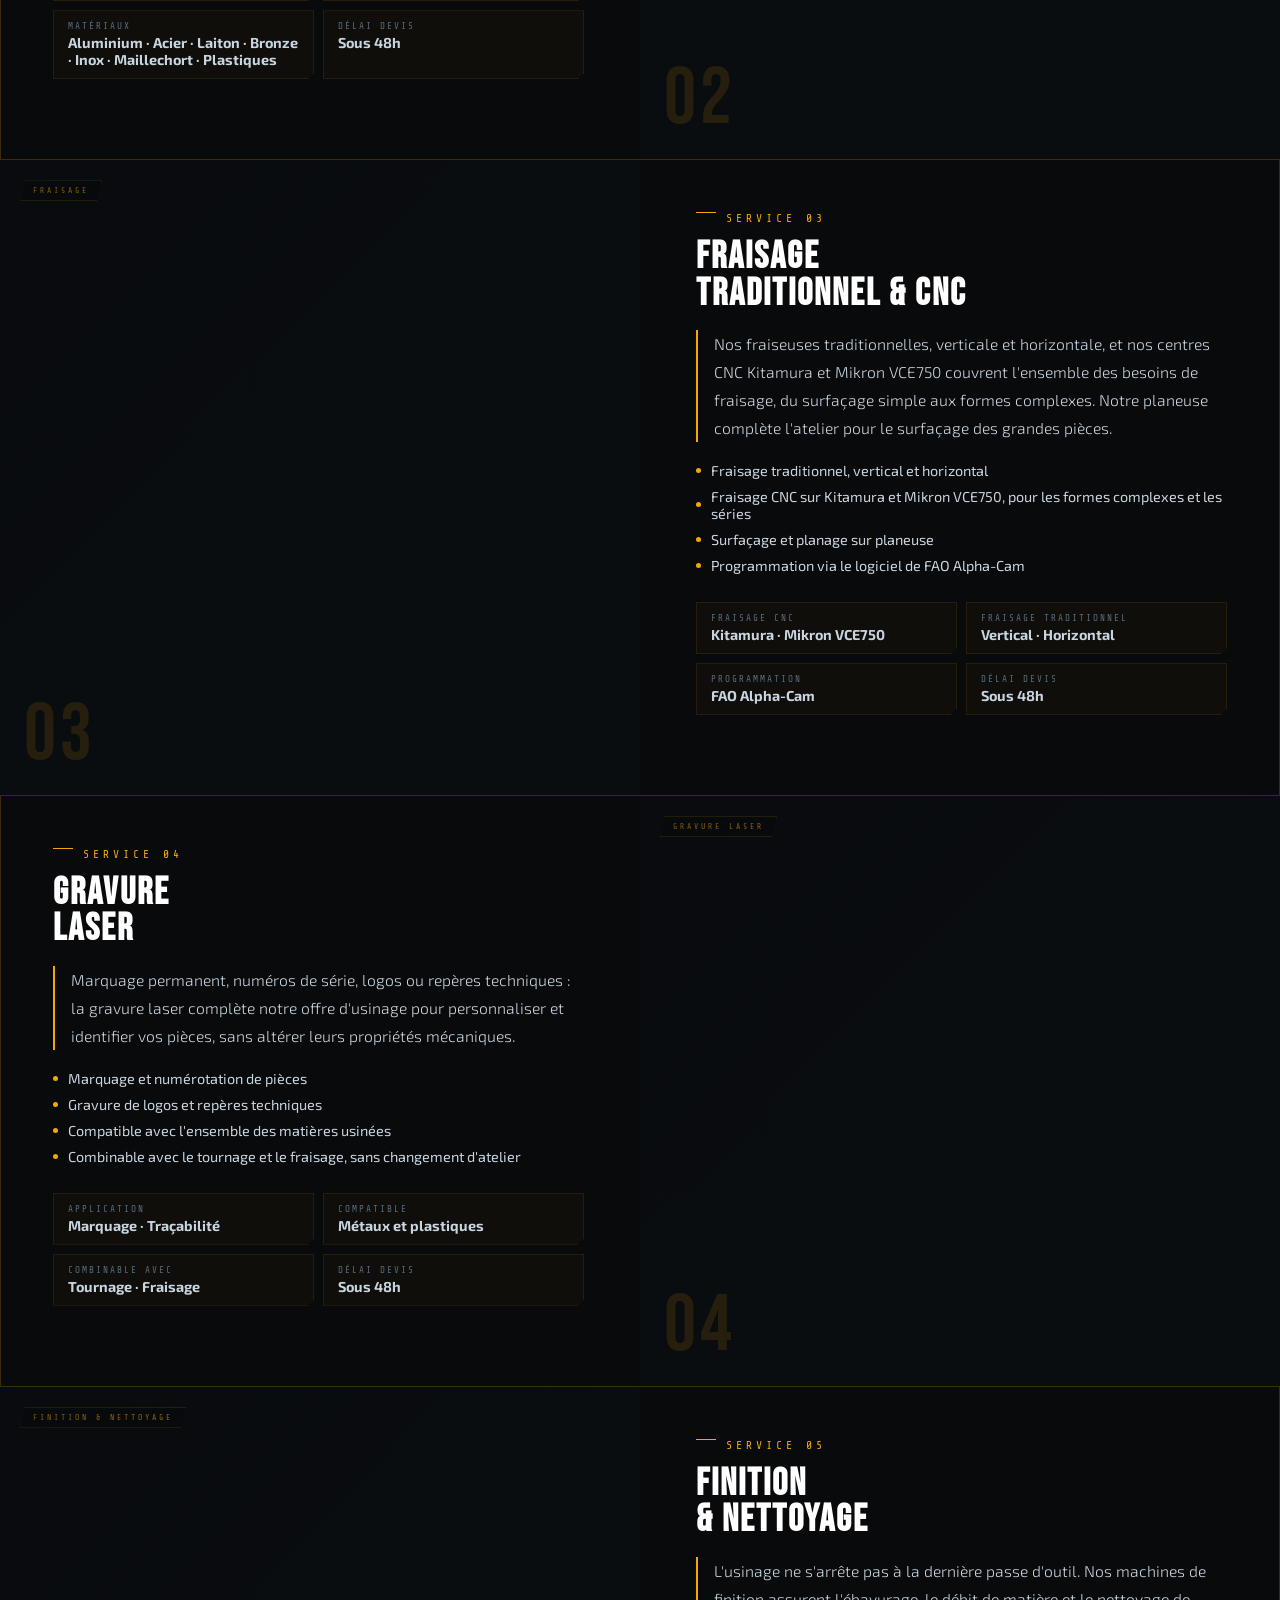
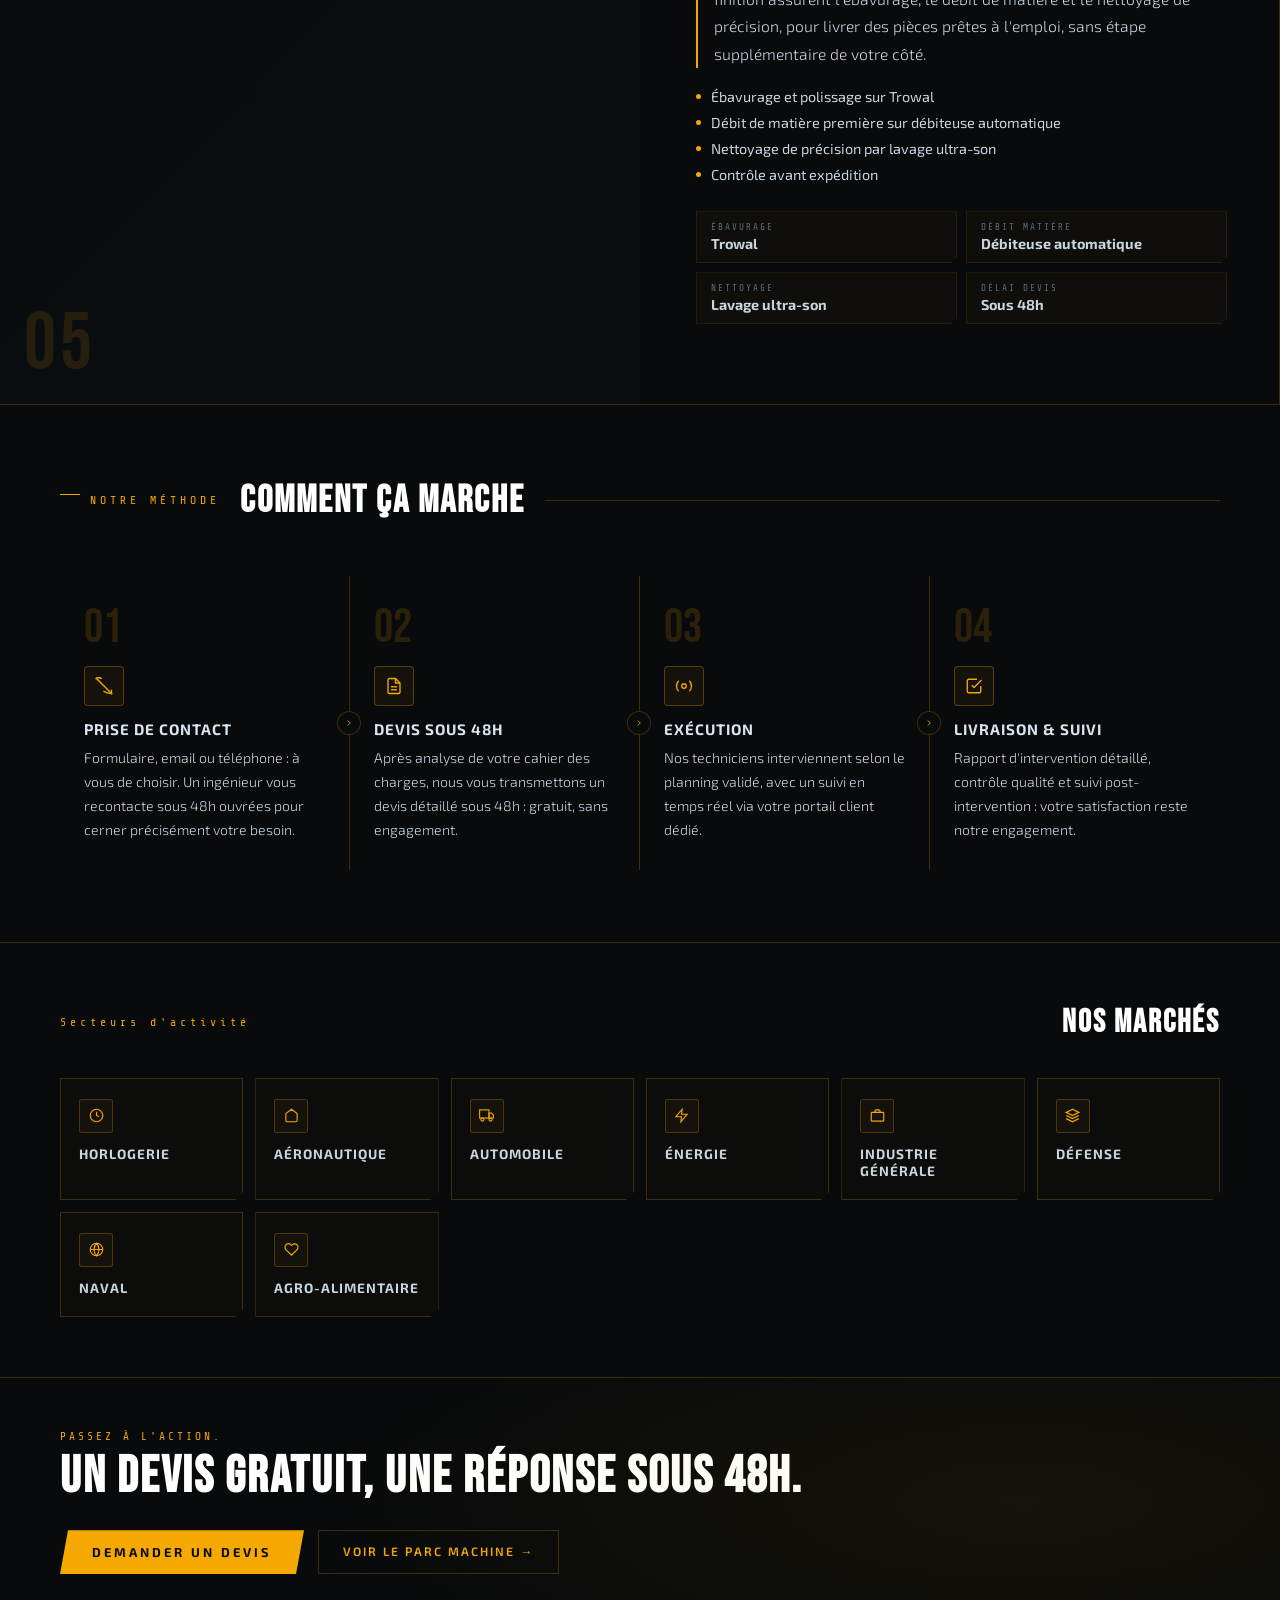
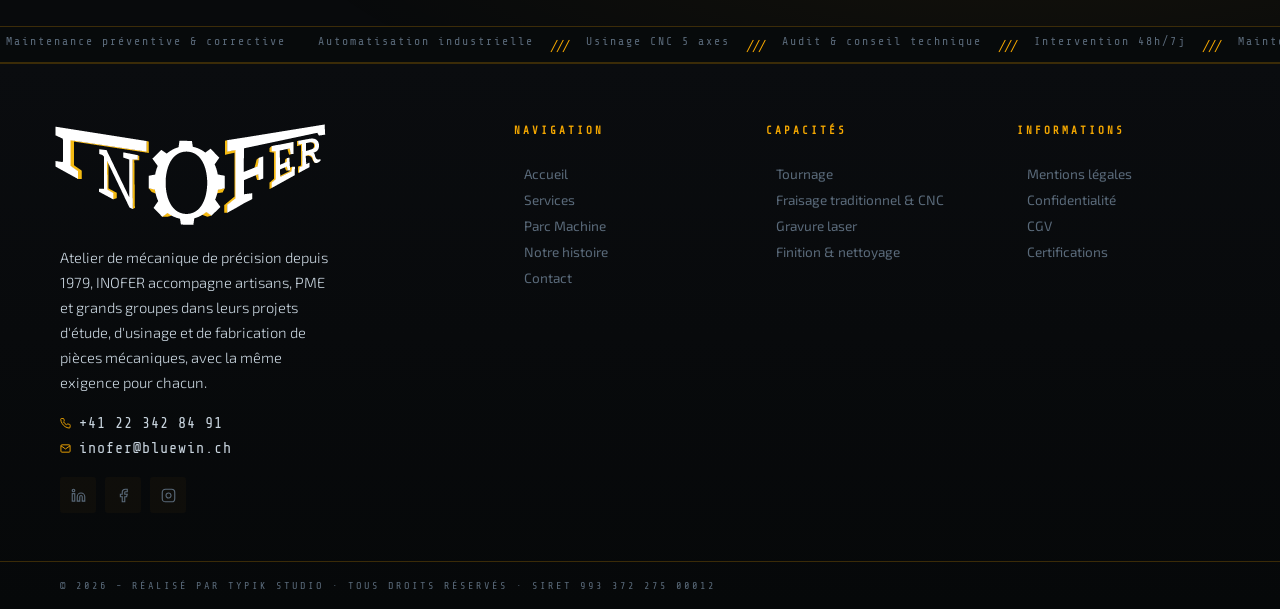
<file: service.html>
<!DOCTYPE html>
<html lang="fr">
<head>
<meta charset="UTF-8"/>
<meta name="viewport" content="width=device-width, initial-scale=1.0"/>
<title>INOFER · Services</title>
<link rel="icon" type="image/webp" href="image/fiv-icon.webp" />
<link href="https://fonts.googleapis.com/css2?family=Bebas+Neue&family=Exo+2:wght@300;400;600;700&family=Share+Tech+Mono&display=swap" rel="stylesheet"/>
<style>
*,*::before,*::after{box-sizing:border-box;margin:0;padding:0}
:root{--gold:#F5A800;--gold2:#FFD060;--glow:rgba(245,168,0,.6);--glow2:rgba(245,168,0,.15);--bg:#080A0C;--border:rgba(245,168,0,.22);--text:#C8D4DE;--dim:#5a6a7a}
html{scroll-behavior:smooth}
body{background:var(--bg);color:var(--text);font-family:'Exo 2',sans-serif;overflow-x:hidden}

#bg-canvas{position:fixed;inset:0;z-index:0;opacity:.35;pointer-events:none}
.scanlines{position:fixed;inset:0;z-index:1;pointer-events:none;background:repeating-linear-gradient(0deg,transparent,transparent 2px,rgba(0,0,0,.05) 2px,rgba(0,0,0,.05) 4px)}

header{position:fixed;top:0px;left:0px;right:0px;bottom:30px;z-index:100;height:130px; width:auto 1750px; display:flex;align-items:center;gap:0;padding:0 60px;justify-content:space-between;background:linear-gradient(180deg,rgba(8,10,12,.98),rgba(8,10,12,.75));border-bottom:1px solid var(--border);backdrop-filter:blur(12px)}
.logo-mark{font-family:'Bebas Neue',sans-serif;font-size:1.9rem;letter-spacing:5px;color:#fff;display:flex;align-items:center;position:relative;text-decoration:none}
.logo-mark .brk{color:var(--gold);font-size:2.2rem;line-height:1}
.logo-mark .tagline{font-family:'Share Tech Mono',monospace;font-size:12px;letter-spacing:3px;color:var(--dim);text-transform:uppercase;position:absolute;bottom:-9px;left:0;white-space:nowrap; top:80px}
.header-right{display:flex;align-items:center;gap:20px}
.nav-back{font-family:'Share Tech Mono',monospace;font-size:16px;letter-spacing:2px;text-transform:uppercase;color:var(--dim);text-decoration:none;display:flex;align-items:center;gap:7px;transition:color .2s}
.nav-back svg{width:14px;height:14px;stroke:var(--dim);fill:none;stroke-width:2;transition:stroke .2s}
.nav-back:hover{color:var(--gold)}
.nav-back:hover svg{stroke:var(--gold)}
.status-badge{font-family:'Share Tech Mono',monospace;font-size:.68rem;letter-spacing:2px;color:var(--dim);text-transform:uppercase;display:flex;align-items:center;gap:7px}
.status-badge::before{content:'';width:5px;height:5px;border-radius:50%;background:var(--gold);box-shadow:0 0 7px var(--gold);animation:blink 2s ease-in-out infinite}
.cta-header{font-family:'Exo 2',sans-serif;font-weight:700;font-size:.72rem;letter-spacing:3px;text-transform:uppercase;color:var(--bg);background:var(--gold);padding:9px 20px;border:none;cursor:pointer;clip-path:polygon(7px 0,100% 0,calc(100% - 7px) 100%,0 100%);transition:background .2s,box-shadow .2s;text-decoration:none;display:inline-block;white-space:nowrap}
.cta-header:hover{background:var(--gold2);box-shadow:0 0 26px var(--glow)}
.cta-header::before{content:'';width:5px;height:5px;border-radius:50%;background:var(--gold);box-shadow:0 0 7px var(--gold);animation:blink 2s ease-in-out infinite}
@keyframes blink{0%,100%{opacity:1}50%{opacity:.25}}
@media(max-width:600px){.status-badge{display:none}.header-right{gap:12px}}

.page{position:relative;z-index:2;padding-top:64px}

/* HERO */
.hero{position:relative;height:clamp(280px,38vh,420px);display:flex;flex-direction:column;align-items:flex-start;justify-content:flex-end;padding:0 60px 48px;overflow:hidden;border-bottom:1px solid var(--border)}
@media(max-width:600px){.hero{padding:0 24px 36px}}
.hero-hex{position:absolute;inset:0;pointer-events:none;opacity:.05;background-image:url("data:image/svg+xml,%3Csvg xmlns='http://www.w3.org/2000/svg' width='56' height='100'%3E%3Cpath d='M28 0L56 16L56 48L28 64L0 48L0 16Z' fill='none' stroke='%23F5A800' stroke-width='.8'/%3E%3C/svg%3E")}
.hero-line{position:absolute;bottom:0;left:0;right:0;height:1px;background:linear-gradient(90deg,transparent,var(--gold),transparent)}
.breadcrumb{font-family:'Share Tech Mono',monospace;font-size:16px;letter-spacing:3px;text-transform:uppercase;color:var(--dim);margin-bottom:14px;display:flex;align-items:center;gap:8px;z-index:2;position:relative}
.breadcrumb a{color:var(--dim);text-decoration:none;transition:color .2s}
.breadcrumb a:hover{color:var(--gold)}
.breadcrumb .sep{color:var(--border)}
.breadcrumb .cur{color:var(--gold)}
.hero h1{font-family:'Bebas Neue',sans-serif;font-size:clamp(3rem,7vw,6.5rem);line-height:.88;letter-spacing:3px;color:#fff;z-index:2;position:relative}
.hero h1 em{font-style:normal;color:transparent;-webkit-text-stroke:2px var(--gold)}
.hero-sub{font-family:'Exo 2',sans-serif;font-weight:300;font-size:.98rem;color:var(--text);margin-top:14px;z-index:2;position:relative;letter-spacing:1px}

/* NAV SERVICES (ancres) */
.service-nav{position:sticky;top:130px;z-index:100;display:flex;align-items:center;gap:0;padding:0 60px;border-bottom:1px solid var(--border);background:rgba(8,10,12,.95);backdrop-filter:blur(12px);overflow-x:auto;scrollbar-width:none}
.service-nav::-webkit-scrollbar{display:none}
@media(max-width:600px){.service-nav{padding:0 16px}}
.snav-btn{font-family:'Share Tech Mono',monospace;font-size:.68rem;letter-spacing:3px;text-transform:uppercase;color:var(--dim);background:transparent;border:none;padding:15px 18px;cursor:pointer;border-bottom:2px solid transparent;transition:color .2s,border-color .2s;white-space:nowrap;text-decoration:none;display:block}
.snav-btn:hover{color:var(--text)}
.snav-btn.active{color:var(--gold);border-bottom-color:var(--gold)}

/* SECTION SERVICE GÉNÉRIQUE */
.service-section{display:grid;grid-template-columns:1fr 1fr;border-bottom:1px solid var(--border)}
@media(max-width:860px){.service-section{grid-template-columns:1fr}}
.service-section.reverse{direction:rtl}
.service-section.reverse > *{direction:ltr}

.svc-visual{position:relative;overflow:hidden;min-height:380px;background:#0a0d10}
.svc-visual img{width:100%;height:100%;object-fit:cover;display:block;filter:grayscale(15%) brightness(.75);transition:filter .5s}
.service-section:hover .svc-visual img{filter:grayscale(0%) brightness(.9)}
.svc-visual::after{content:'';position:absolute;inset:0;background:linear-gradient(135deg,rgba(8,10,12,.55),transparent 60%)}
.svc-number{position:absolute;bottom:20px;left:24px;font-family:'Bebas Neue',sans-serif;font-size:5rem;color:rgba(245,168,0,.12);letter-spacing:4px;line-height:1;z-index:2;pointer-events:none}
.svc-tag{position:absolute;top:20px;left:20px;font-family:'Share Tech Mono',monospace;font-size:.5rem;letter-spacing:3px;text-transform:uppercase;padding:5px 12px;background:rgba(8,10,12,.85);border:1px solid var(--border);color:var(--gold);clip-path:polygon(5px 0,100% 0,calc(100% - 5px) 100%,0 100%)}

.svc-content{padding:52px 52px 52px 56px;display:flex;flex-direction:column;justify-content:center;border-right:1px solid var(--border)}
.service-section.reverse .svc-content{border-right:none;border-left:1px solid var(--border);padding:52px 56px 52px 52px}
@media(max-width:860px){.svc-content,.service-section.reverse .svc-content{padding:40px 28px;border:none;border-top:1px solid var(--border)}}

.section-eye{font-family:'Share Tech Mono',monospace;font-size:.72rem;letter-spacing:4px;text-transform:uppercase;color:var(--gold);margin-bottom:14px;display:flex;align-items:left;gap:10px}
.section-eye::before{content:'';width:20px;height:1px;background:var(--gold)}
.section-eye-marche{font-family:'Share Tech Mono',monospace;font-size:.72rem;letter-spacing:4px;;color:var(--gold);margin-bottom:14px;;gap:10px}
.section-eye-marche::before{content:'';width:20px;height:1px;background:var(--gold)}
.svc-content h2{font-family:'Bebas Neue',sans-serif;font-size:clamp(2rem,3vw,3rem);letter-spacing:2px;color:#fff;line-height:.95;margin-bottom:18px}
.svc-content p{font-family:'Exo 2',sans-serif;font-weight:300;font-size:.98rem;line-height:1.78;color:var(--text);margin-bottom:20px;border-left:2px solid var(--gold);padding-left:16px}
.word-affiner{display:inline-flex;align-items:flex-end}
.word-affiner span{display:inline-block;color:var(--gold);line-height:1}
.word-affiner span:nth-child(1){font-size:1.15em}
.word-affiner span:nth-child(2){font-size:1.08em}
.word-affiner span:nth-child(3){font-size:1.06em}
.word-affiner span:nth-child(4){font-size:1.04em}
.word-affiner span:nth-child(5){font-size:1em}
.word-affiner span:nth-child(6){font-size:0.98em}
.word-affiner span:nth-child(7){font-size:0.96em}
.word-flou{filter:blur(.6px);opacity:.94;display:inline-block}
.svc-list{list-style:none;display:flex;flex-direction:column;gap:9px;margin-bottom:28px}
.svc-list li{font-family:'Exo 2',sans-serif;font-size:.9rem;color:var(--text);display:flex;align-items:center;gap:10px}
.svc-list li::before{content:'';width:5px;height:5px;border-radius:50%;background:var(--gold);flex-shrink:0}
.svc-specs{display:grid;grid-template-columns:1fr 1fr;gap:9px;margin-bottom:28px}
.svc-spec{background:rgba(245,168,0,.03);border:1px solid rgba(245,168,0,.1);padding:10px 14px;clip-path:polygon(0 0,100% 0,100% calc(100% - 6px),calc(100% - 6px) 100%,0 100%)}
.svc-spec-label{font-family:'Share Tech Mono',monospace;font-size:.58rem;letter-spacing:2px;text-transform:uppercase;color:var(--dim);margin-bottom:3px}
.svc-spec-value{font-family:'Exo 2',sans-serif;font-weight:700;font-size:.9rem;color:var(--text)}
.btn-service{font-family:'Exo 2',sans-serif;font-weight:700;font-size:.76rem;letter-spacing:3px;text-transform:uppercase;color:var(--bg);background:var(--gold);padding:13px 28px;clip-path:polygon(8px 0,100% 0,calc(100% - 8px) 100%,0 100%);transition:all .25s;text-decoration:none;display:inline-block;align-self:flex-start;cursor:pointer}
.btn-service:hover{background:var(--gold2);box-shadow:0 0 30px var(--glow)}

/* PROCESS */
.process-section{padding:72px 60px;border-bottom:1px solid var(--border)}
@media(max-width:600px){.process-section{padding:48px 24px}}
.process-header{display:flex;align-items:center;gap:20px;margin-bottom:52px}
.process-header h2{font-family:'Bebas Neue',sans-serif;font-size:clamp(2rem,3vw,3rem);letter-spacing:2px;color:#fff}
.process-header .line{flex:1;height:1px;background:var(--border)}
.process-steps{display:grid;grid-template-columns:repeat(4,1fr);gap:0}
@media(max-width:760px){.process-steps{grid-template-columns:1fr 1fr}}
@media(max-width:440px){.process-steps{grid-template-columns:1fr}}
.process-step{padding:28px 24px;border-right:1px solid var(--border);position:relative}
.process-step:last-child{border-right:none}
@media(max-width:760px){.process-step:nth-child(2){border-right:none}.process-step:nth-child(3){border-top:1px solid var(--border)}}
.step-num{font-family:'Bebas Neue',sans-serif;font-size:3rem;color:rgba(245,168,0,.15);line-height:1;margin-bottom:14px}
.step-icon{width:40px;height:40px;border:1px solid rgba(245,168,0,.3);border-radius:4px;background:rgba(245,168,0,.05);display:flex;align-items:center;justify-content:center;margin-bottom:14px}
.step-icon svg{width:18px;height:18px;stroke:var(--gold);fill:none;stroke-width:1.8}
.step-title{font-family:'Exo 2',sans-serif;font-weight:700;font-size:.95rem;letter-spacing:1px;color:#d8e4ee;margin-bottom:8px;text-transform:uppercase}
.step-desc{font-family:'Exo 2',sans-serif;font-weight:300;font-size:.88rem;line-height:1.7;color:var(--text)}
.step-arrow{position:absolute;right:-12px;top:50%;transform:translateY(-50%);width:24px;height:24px;background:var(--bg);border:1px solid var(--border);border-radius:50%;display:flex;align-items:center;justify-content:center;z-index:2}
.step-arrow svg{width:10px;height:10px;stroke:var(--gold);fill:none;stroke-width:2}
@media(max-width:760px){.step-arrow{display:none}}

/* SECTEURS */
.secteurs{padding:60px;border-bottom:1px solid var(--border)}
@media(max-width:600px){.secteurs{padding:40px 24px}}
.secteurs-header{display:flex;align-items:center;justify-content:space-between;margin-bottom:36px;gap:20px;flex-wrap:wrap}
.secteurs-header h2{font-family:'Bebas Neue',sans-serif;font-size:clamp(1.8rem,2.5vw,2.8rem);letter-spacing:2px;color:#fff}
.secteur-grid{display:grid;grid-template-columns:repeat(auto-fill,minmax(180px,1fr));gap:12px}
.secteur-card{border:1px solid var(--border);padding:20px 18px;background:rgba(245,168,0,.02);clip-path:polygon(0 0,100% 0,100% calc(100% - 8px),calc(100% - 8px) 100%,0 100%);transition:border-color .2s,background .2s;cursor:default}
.secteur-card:hover{border-color:var(--gold);background:rgba(245,168,0,.05)}
.secteur-icon{width:34px;height:34px;border:1px solid rgba(245,168,0,.25);border-radius:3px;display:flex;align-items:center;justify-content:center;margin-bottom:12px;background:rgba(245,168,0,.04)}
.secteur-icon svg{width:15px;height:15px;stroke:var(--gold);fill:none;stroke-width:1.8}
.secteur-name{font-family:'Exo 2',sans-serif;font-weight:700;font-size:.85rem;letter-spacing:1px;text-transform:uppercase;color:#c8d4de}

/* CTA */
.cta-band{position:relative;overflow:hidden;padding:52px 60px;display:flex;align-items:center;justify-content:space-between;gap:28px;flex-wrap:wrap;border-bottom:1px solid var(--border)}
@media(max-width:700px){.cta-band{padding:40px 24px;flex-direction:column;align-items:flex-start}}
.cta-band::before{content:'';position:absolute;inset:0;background:radial-gradient(ellipse 60% 100% at 80% 50%,rgba(245,168,0,.06),transparent);pointer-events:none}
.cta-copy p{font-family:'Share Tech Mono',monospace;font-size:.7rem;letter-spacing:3px;color:var(--gold);text-transform:uppercase;margin-bottom:8px}
.cta-copy h2{font-family:'Bebas Neue',sans-serif;font-size:clamp(2rem,4vw,3.2rem);letter-spacing:2px;color:#fff;line-height:1}
.cta-actions{display:flex;gap:14px;flex-wrap:wrap}
.btn-primary{font-family:'Exo 2',sans-serif;font-weight:700;font-size:.8rem;letter-spacing:3px;text-transform:uppercase;color:var(--bg);background:var(--gold);padding:14px 32px;clip-path:polygon(8px 0,100% 0,calc(100% - 8px) 100%,0 100%);transition:all .25s;text-decoration:none;display:inline-block;cursor:pointer}
.btn-primary:hover{background:var(--gold2);box-shadow:0 0 36px var(--glow)}
.btn-secondary{font-family:'Exo 2',sans-serif;font-weight:600;font-size:.76rem;letter-spacing:2px;text-transform:uppercase;color:var(--gold);background:transparent;padding:13px 24px;border:1px solid var(--border);text-decoration:none;display:inline-block;transition:all .25s;cursor:pointer}
.btn-secondary:hover{border-color:var(--gold);background:var(--glow2)}

/* TICKER */
.ticker-wrap{overflow:hidden;height:36px;background:rgba(8,10,12,.9);display:flex;align-items:center;border-bottom:1px solid var(--border)}
.ticker-track{display:flex;white-space:nowrap;animation:ticker 40s linear infinite}
.ticker-item{font-family:'Share Tech Mono',monospace;font-size:.72rem;letter-spacing:2px;color:var(--dim);padding:0 6px}
.ticker-sep{color:var(--gold);padding:0 10px}
@keyframes ticker{0%{transform:translateX(0)}100%{transform:translateX(-50%)}}

/* FOOTER */
footer{position:relative;z-index:2;background:linear-gradient(180deg,#0a0c0f,#060809);
  border-top:1px solid var(--border)}
.footer-top{display:grid;grid-template-columns:2fr 1fr 1fr 1fr;gap:48px;padding:60px 60px 48px;
  border-bottom:1px solid var(--border)}
@media(max-width:960px){.footer-top{grid-template-columns:1fr 1fr;gap:36px;padding:44px 32px 36px}}
@media(max-width:560px){.footer-top{grid-template-columns:1fr;gap:28px;padding:36px 24px 28px}}
.ft-brand .logo-footer { font-family: 'Bebas Neue', sans-serif; font-size: 1.7rem; letter-spacing: 5px; color: #fff; display: block; margin-left: -120px;}
.ft-brand .logo-footer span { color: var(--gold); }
.ft-brand p { font-family: 'Exo 2', sans-serif; font-weight: 300; font-size: .92rem; line-height: 1.7; color: var(--text); margin-top: 12px; max-width: 280px; }
.ft-contact{margin-top:20px;display:flex;flex-direction:column;gap:8px}
.ft-contact a{font-family:'Share Tech Mono',monospace;font-size:15px;letter-spacing:1px;
  color:var(--text);text-decoration:none;display:flex;align-items:center;gap:8px;transition:color .2s}
.ft-contact a:hover{color:var(--gold)}
.ft-contact svg{width:11px;height:11px;stroke:var(--gold);fill:none;stroke-width:2;flex-shrink:0}
.social-row{display:flex;gap:9px;margin-top:20px;flex-wrap:wrap}
.sbtn{width:36px;height:36px;border:1px solid var(--border2);border-radius:3px;
  display:flex;align-items:center;justify-content:center;text-decoration:none;
  transition:all .22s;background:rgba(245,168,0,.03)}
.sbtn svg{width:15px;height:15px;stroke:var(--dim);fill:none;stroke-width:1.8;transition:stroke .22s}
.sbtn:hover{border-color:var(--gold);background:rgba(245,168,0,.09)}
.sbtn:hover svg{stroke:var(--gold)}
.ft-col h4{font-family:'Share Tech Mono',monospace;font-size:.68rem;letter-spacing:3px;
  text-transform:uppercase;color:var(--gold);margin-bottom:18px;padding-bottom:10px;
  border-bottom:1px solid var(--border2)}
.ft-col ul{list-style:none;display:flex;flex-direction:column;gap:9px}
.ft-col ul li a{font-family:'Exo 2',sans-serif;font-size:.85rem;color:var(--dim);
  text-decoration:none;transition:color .2s;display:flex;align-items:center;gap:6px}
.ft-col ul li a::before{content:'›';color:var(--gold);opacity:0;
  transition:opacity .2s,transform .2s;transform:translateX(-4px)}
.ft-col ul li a:hover{color:var(--text)}
.ft-col ul li a:hover::before{opacity:1;transform:translateX(0)}
.footer-bottom{display:flex;align-items:center;justify-content:space-between;
  flex-wrap:wrap;gap:14px;padding:18px 60px}
@media(max-width:960px){.footer-bottom{padding:16px 32px}}
@media(max-width:560px){.footer-bottom{padding:14px 24px;flex-direction:column;align-items:flex-start}}
.ft-copy{font-family:'Share Tech Mono',monospace;font-size:.64rem;letter-spacing:2px;
  color:var(--dim);text-transform:uppercase}
.ft-legal{display:flex;gap:20px;flex-wrap:wrap}
.ft-legal a{font-family:'Share Tech Mono',monospace;font-size:.62rem;letter-spacing:1.5px;
  color:var(--dim);text-decoration:none;text-transform:uppercase;transition:color .2s}
.ft-legal a:hover{color:var(--gold)}
.ft-iso{font-family:'Share Tech Mono',monospace;font-size:.62rem;letter-spacing:2px;
  color:var(--dim);display:flex;align-items:center;gap:7px}
.ft-iso::before{content:'';width:5px;height:5px;border-radius:50%;
  background:var(--gold);box-shadow:0 0 7px var(--gold)}
</style>
</head>
<body>
<canvas id="bg-canvas"></canvas>
<div class="scanlines"></div>

<header>
  <a href="index.html" class="logo-mark"><img src="image/logo-head.webp" alt=""><span class="tagline">Industrie &amp; Précision Mécanique</span></a>
  <div class="header-right">
    <a href="index.html" class="nav-back"><svg viewBox="0 0 24 24"><polyline points="15 18 9 12 15 6"/></svg>Retour</a>
    <div class="status-badge">5 expertises</div>
    <a href="contact.html" class="cta-header">Devis Gratuit</a>
  </div>
</header>

<div class="page">

  <section class="hero">
    <div class="hero-hex"></div>
    <div class="hero-line"></div>
    <div class="breadcrumb"><a href="index.html">Accueil</a><span class="sep">›</span><span class="cur">Services</span></div>
    <h1>NOS <em>SERVICES</em></h1>
    <p class="hero-sub">De l'étude à la pièce finie : tournage, fraisage, gravure et finition, sur un même site.</p>
  </section>

  <!-- NAV ANCRES -->
  <nav class="service-nav">
    <a href="#etude-projet" class="snav-btn active">Étude de projet</a>
    <a href="#tournage" class="snav-btn">Tournage</a>
    <a href="#fraisage" class="snav-btn">Fraisage</a>
    <a href="#gravure-laser" class="snav-btn">Gravure laser</a>
    <a href="#finition" class="snav-btn">Finition &amp; nettoyage</a>
  </nav>

  <!-- 01 ÉTUDE DE PROJET -->
  <div class="service-section" id="etude-projet">
    <div class="svc-visual">
      <div class="svc-number">01</div>
      <div class="svc-tag">Étude de projet</div>
    </div>
    <div class="svc-content">
      <div class="section-eye">Service 01</div>
      <h2>DE L'ÉTUDE<br>À LA RÉALISATION</h2>
      <p>Une idée à <span class="word-affiner"><span>a</span><span>f</span><span>f</span><span>i</span><span>n</span><span>e</span><span>r</span></span>, un projet encore <span class="word-flou">flou</span> ? Notre équipe vous accompagne du premier croquis à la pièce finie : étude de faisabilité, choix des matériaux, usinage, fabrication et assemblage. Nous assurons également la logistique, pour garantir les délais et la qualité demandés jusqu'à la livraison d'un produit prêt à l'emploi.</p>
      <ul class="svc-list">
        <li>Étude de faisabilité et conseil technique en amont</li>
        <li>Choix des matériaux et procédés adaptés à votre besoin</li>
        <li>Usinage, fabrication et assemblage sous un même toit</li>
        <li>Prototypage avant passage en série</li>
        <li>Logistique et livraison d'un produit fini, prêt à l'emploi</li>
      </ul>
      <div class="svc-specs">
        <div class="svc-spec"><div class="svc-spec-label">Point de départ</div><div class="svc-spec-value">Idée, plan ou simple croquis</div></div>
        <div class="svc-spec"><div class="svc-spec-label">Accompagnement</div><div class="svc-spec-value">De l'étude à la livraison</div></div>
        <div class="svc-spec"><div class="svc-spec-label">Devis</div><div class="svc-spec-value">Gratuit et sans engagement</div></div>
        <div class="svc-spec"><div class="svc-spec-label">Délai devis</div><div class="svc-spec-value">Sous 48h</div></div>
      </div>
    </div>
  </div>

  <!-- 02 TOURNAGE DE PRÉCISION -->
  <div class="service-section reverse" id="tournage">
    <div class="svc-visual">
      <div class="svc-number">02</div>
      <div class="svc-tag">Tournage</div>
    </div>
    <div class="svc-content">
      <div class="section-eye">Service 02</div>
      <h2>TOURNAGE<br>DE PRÉCISION</h2>
      <p>Le tournage reste au cœur de notre savoir-faire. Sur tour manuel Schaublin 102 ou sur notre tour CNC Schaublin 110 pour les séries, nous usinons vos pièces cylindriques avec la précision qui a fait la réputation de la mécanique suisse.</p>
      <ul class="svc-list">
        <li>Tournage manuel sur tour Schaublin 102</li>
        <li>Tournage CNC sur tour Schaublin 110, pour la répétabilité en série</li>
        <li>Filetages, gorges, diamètres de précision</li>
        <li>Programmation via le logiciel de FAO Alpha-Cam</li>
      </ul>
      <div class="svc-specs">
        <div class="svc-spec"><div class="svc-spec-label">Tour manuel</div><div class="svc-spec-value">Schaublin 102</div></div>
        <div class="svc-spec"><div class="svc-spec-label">Tour CNC</div><div class="svc-spec-value">Schaublin 110</div></div>
        <div class="svc-spec"><div class="svc-spec-label">Matériaux</div><div class="svc-spec-value">Aluminium · Acier · Laiton · Bronze · Inox · Maillechort · Plastiques</div></div>
        <div class="svc-spec"><div class="svc-spec-label">Délai devis</div><div class="svc-spec-value">Sous 48h</div></div>
      </div>
    </div>
  </div>

  <!-- 03 FRAISAGE TRADITIONNEL & CNC -->
  <div class="service-section" id="fraisage">
    <div class="svc-visual">
      <div class="svc-number">03</div>
      <div class="svc-tag">Fraisage</div>
    </div>
    <div class="svc-content">
      <div class="section-eye">Service 03</div>
      <h2>FRAISAGE<br>TRADITIONNEL &amp; CNC</h2>
      <p>Nos fraiseuses traditionnelles, verticale et horizontale, et nos centres CNC Kitamura et Mikron VCE750 couvrent l'ensemble des besoins de fraisage, du surfaçage simple aux formes complexes. Notre planeuse complète l'atelier pour le surfaçage des grandes pièces.</p>
      <ul class="svc-list">
        <li>Fraisage traditionnel, vertical et horizontal</li>
        <li>Fraisage CNC sur Kitamura et Mikron VCE750, pour les formes complexes et les séries</li>
        <li>Surfaçage et planage sur planeuse</li>
        <li>Programmation via le logiciel de FAO Alpha-Cam</li>
      </ul>
      <div class="svc-specs">
        <div class="svc-spec"><div class="svc-spec-label">Fraisage CNC</div><div class="svc-spec-value">Kitamura · Mikron VCE750</div></div>
        <div class="svc-spec"><div class="svc-spec-label">Fraisage traditionnel</div><div class="svc-spec-value">Vertical · Horizontal</div></div>
        <div class="svc-spec"><div class="svc-spec-label">Programmation</div><div class="svc-spec-value">FAO Alpha-Cam</div></div>
        <div class="svc-spec"><div class="svc-spec-label">Délai devis</div><div class="svc-spec-value">Sous 48h</div></div>
      </div>
    </div>
  </div>

  <!-- 04 GRAVURE LASER -->
  <div class="service-section reverse" id="gravure-laser">
    <div class="svc-visual">
      <div class="svc-number">04</div>
      <div class="svc-tag">Gravure laser</div>
    </div>
    <div class="svc-content">
      <div class="section-eye">Service 04</div>
      <h2>GRAVURE<br>LASER</h2>
      <p>Marquage permanent, numéros de série, logos ou repères techniques : la gravure laser complète notre offre d'usinage pour personnaliser et identifier vos pièces, sans altérer leurs propriétés mécaniques.</p>
      <ul class="svc-list">
        <li>Marquage et numérotation de pièces</li>
        <li>Gravure de logos et repères techniques</li>
        <li>Compatible avec l'ensemble des matières usinées</li>
        <li>Combinable avec le tournage et le fraisage, sans changement d'atelier</li>
      </ul>
      <div class="svc-specs">
        <div class="svc-spec"><div class="svc-spec-label">Application</div><div class="svc-spec-value">Marquage · Traçabilité</div></div>
        <div class="svc-spec"><div class="svc-spec-label">Compatible</div><div class="svc-spec-value">Métaux et plastiques</div></div>
        <div class="svc-spec"><div class="svc-spec-label">Combinable avec</div><div class="svc-spec-value">Tournage · Fraisage</div></div>
        <div class="svc-spec"><div class="svc-spec-label">Délai devis</div><div class="svc-spec-value">Sous 48h</div></div>
      </div>
    </div>
  </div>

  <!-- 05 FINITION & NETTOYAGE -->
  <div class="service-section" id="finition">
    <div class="svc-visual">
      <div class="svc-number">05</div>
      <div class="svc-tag">Finition &amp; nettoyage</div>
    </div>
    <div class="svc-content">
      <div class="section-eye">Service 05</div>
      <h2>FINITION<br>&amp; NETTOYAGE</h2>
      <p>L'usinage ne s'arrête pas à la dernière passe d'outil. Nos machines de finition assurent l'ébavurage, le débit de matière et le nettoyage de précision, pour livrer des pièces prêtes à l'emploi, sans étape supplémentaire de votre côté.</p>
      <ul class="svc-list">
        <li>Ébavurage et polissage sur Trowal</li>
        <li>Débit de matière première sur débiteuse automatique</li>
        <li>Nettoyage de précision par lavage ultra-son</li>
        <li>Contrôle avant expédition</li>
      </ul>
      <div class="svc-specs">
        <div class="svc-spec"><div class="svc-spec-label">Ébavurage</div><div class="svc-spec-value">Trowal</div></div>
        <div class="svc-spec"><div class="svc-spec-label">Débit matière</div><div class="svc-spec-value">Débiteuse automatique</div></div>
        <div class="svc-spec"><div class="svc-spec-label">Nettoyage</div><div class="svc-spec-value">Lavage ultra-son</div></div>
        <div class="svc-spec"><div class="svc-spec-label">Délai devis</div><div class="svc-spec-value">Sous 48h</div></div>
      </div>
    </div>
  </div>

  <!-- PROCESS -->
  <section class="process-section">
    <div class="process-header">
      <div class="section-eye" style="margin-bottom:0;white-space:nowrap">Notre méthode</div>
      <h2>COMMENT ÇA MARCHE</h2>
      <div class="line"></div>
    </div>
    <div class="process-steps">
      <div class="process-step">
        <div class="step-num">01</div>
        <div class="step-icon"><svg viewBox="0 0 24 24"><path d="M22 16.92v3a2 2 0 0 1-2.18 2 19.79 19.79 0 0 1-8.63-3.07"/><path d="M1.61 3.18A2 2 0 0 1 3.58 1h3a2 2 0 0 1 2 1.72"/><line x1="1" y1="1" x2="23" y2="23"/></svg></div>
        <div class="step-title">Prise de contact</div>
        <div class="step-desc">Formulaire, email ou téléphone : à vous de choisir. Un ingénieur vous recontacte sous 48h ouvrées pour cerner précisément votre besoin.</div>
        <div class="step-arrow"><svg viewBox="0 0 24 24"><polyline points="9 18 15 12 9 6"/></svg></div>
      </div>
      <div class="process-step">
        <div class="step-num">02</div>
        <div class="step-icon"><svg viewBox="0 0 24 24"><path d="M14 2H6a2 2 0 0 0-2 2v16a2 2 0 0 0 2 2h12a2 2 0 0 0 2-2V8z"/><polyline points="14 2 14 8 20 8"/><line x1="16" y1="13" x2="8" y2="13"/><line x1="16" y1="17" x2="8" y2="17"/></svg></div>
        <div class="step-title">Devis sous 48h</div>
        <div class="step-desc">Après analyse de votre cahier des charges, nous vous transmettons un devis détaillé sous 48h : gratuit, sans engagement.</div>
        <div class="step-arrow"><svg viewBox="0 0 24 24"><polyline points="9 18 15 12 9 6"/></svg></div>
      </div>
      <div class="process-step">
        <div class="step-num">03</div>
        <div class="step-icon"><svg viewBox="0 0 24 24"><circle cx="12" cy="12" r="3"/><path d="M19.07 4.93a10 10 0 0 1 0 14.14M4.93 4.93a10 10 0 0 0 0 14.14"/></svg></div>
        <div class="step-title">Exécution</div>
        <div class="step-desc">Nos techniciens interviennent selon le planning validé, avec un suivi en temps réel via votre portail client dédié.</div>
        <div class="step-arrow"><svg viewBox="0 0 24 24"><polyline points="9 18 15 12 9 6"/></svg></div>
      </div>
      <div class="process-step">
        <div class="step-num">04</div>
        <div class="step-icon"><svg viewBox="0 0 24 24"><polyline points="9 11 12 14 22 4"/><path d="M21 12v7a2 2 0 0 1-2 2H5a2 2 0 0 1-2-2V5a2 2 0 0 1 2-2h11"/></svg></div>
        <div class="step-title">Livraison &amp; suivi</div>
        <div class="step-desc">Rapport d'intervention détaillé, contrôle qualité et suivi post-intervention : votre satisfaction reste notre engagement.</div>
      </div>
    </div>
  </section>

  <!-- SECTEURS -->
  <section class="secteurs">
    <div class="secteurs-header">
      <div class="section-eye-marche" style="margin-bottom:0">Secteurs d'activité</div>
      <h2>NOS MARCHÉS</h2>
    </div>
    <div class="secteur-grid">
      <div class="secteur-card"><div class="secteur-icon"><svg viewBox="0 0 24 24"><circle cx="12" cy="12" r="10"/><polyline points="12 6 12 12 16 14"/></svg></div><div class="secteur-name">Horlogerie</div></div>
      <div class="secteur-card"><div class="secteur-icon"><svg viewBox="0 0 24 24"><path d="M3 9l9-7 9 7v11a2 2 0 0 1-2 2H5a2 2 0 0 1-2-2z"/></svg></div><div class="secteur-name">Aéronautique</div></div>
      <div class="secteur-card"><div class="secteur-icon"><svg viewBox="0 0 24 24"><rect x="1" y="3" width="15" height="13"/><polygon points="16 8 20 8 23 11 23 16 16 16 16 8"/><circle cx="5.5" cy="18.5" r="2.5"/><circle cx="18.5" cy="18.5" r="2.5"/></svg></div><div class="secteur-name">Automobile</div></div>
      <div class="secteur-card"><div class="secteur-icon"><svg viewBox="0 0 24 24"><polygon points="13 2 3 14 12 14 11 22 21 10 12 10 13 2"/></svg></div><div class="secteur-name">Énergie</div></div>
      <div class="secteur-card"><div class="secteur-icon"><svg viewBox="0 0 24 24"><rect x="2" y="7" width="20" height="14" rx="1"/><path d="M16 7V5a2 2 0 0 0-2-2h-4a2 2 0 0 0-2 2v2"/></svg></div><div class="secteur-name">Industrie générale</div></div>
      <div class="secteur-card"><div class="secteur-icon"><svg viewBox="0 0 24 24"><path d="M12 2L2 7l10 5 10-5-10-5z"/><path d="M2 17l10 5 10-5M2 12l10 5 10-5"/></svg></div><div class="secteur-name">Défense</div></div>
      <div class="secteur-card"><div class="secteur-icon"><svg viewBox="0 0 24 24"><circle cx="12" cy="12" r="10"/><line x1="2" y1="12" x2="22" y2="12"/><path d="M12 2a15.3 15.3 0 0 1 4 10 15.3 15.3 0 0 1-4 10 15.3 15.3 0 0 1-4-10 15.3 15.3 0 0 1 4-10z"/></svg></div><div class="secteur-name">Naval</div></div>
      <div class="secteur-card"><div class="secteur-icon"><svg viewBox="0 0 24 24"><path d="M20.84 4.61a5.5 5.5 0 0 0-7.78 0L12 5.67l-1.06-1.06a5.5 5.5 0 0 0-7.78 7.78l1.06 1.06L12 21.23l7.78-7.78 1.06-1.06a5.5 5.5 0 0 0 0-7.78z"/></svg></div><div class="secteur-name">Agro-alimentaire</div></div>
    </div>
  </section>

  <!-- CTA -->
  <div class="cta-band">
    <div class="cta-copy">
      <p>Passez à l'action.</p>
      <h2>UN DEVIS GRATUIT, UNE RÉPONSE SOUS 48H.</h2>
    </div>
    <div class="cta-actions">
      <a href="contact.html" class="btn-primary">Demander un devis</a>
      <a href="parc.html" class="btn-secondary">Voir le parc machine →</a>
    </div>
  </div>

  <div class="ticker-wrap">
    <div class="ticker-track">
      <span class="ticker-item">Maintenance préventive & corrective</span>
      <span class="ticker-sep">
      </span>
      <span class="ticker-item">Automatisation industrielle</span>
      <span class="ticker-sep">///</span>
      <span class="ticker-item">Usinage CNC 5 axes</span>
      <span class="ticker-sep">///</span>
      <span class="ticker-item">Audit & conseil technique</span>
      <span class="ticker-sep">///</span>
      <span class="ticker-item">Intervention 48h/7j</span>
      <span class="ticker-sep">///</span>
      <span class="ticker-item">Maintenance préventive & corrective</span>
      <span class="ticker-sep">///</span>
      <span class="ticker-item">Automatisation industrielle</span>
      <span class="ticker-sep">///</span>
      <span class="ticker-item">Usinage CNC 5 axes</span>
      <span class="ticker-sep">///</span>
      <span class="ticker-item">Audit & conseil technique</span>
      <span class="ticker-sep">///</span>
    </div>
  </div>

  <footer>
    <div class="footer-top">
      <div class="ft-brand">
       <span class="logo-footer"><img src="image/logo-footer.webp" alt=""></span>
          <p>Atelier de mécanique de précision depuis 1979, INOFER accompagne artisans, PME et grands groupes dans leurs projets d'étude, d'usinage et de fabrication de pièces mécaniques, avec la même exigence pour chacun.</p>
        <div class="ft-contact">
          <a href="tel:+41 22 342 84 91">
            <svg viewBox="0 0 24 24"><path d="M22 16.92v3a2 2 0 0 1-2.18 2 19.79 19.79 0 0 1-8.63-3.07A19.5 19.5 0 0 1 4.69 12 19.79 19.79 0 0 1 1.61 3.18 2 2 0 0 1 3.58 1h3a2 2 0 0 1 2 1.72c.13.96.36 1.9.7 2.81a2 2 0 0 1-.45 2.11L7.91 8.55a16 16 0 0 0 6.29 6.29l1.31-1.31a2 2 0 0 1 2.11-.45c.91.34 1.85.57 2.81.7A2 2 0 0 1 22 16.92z"/></svg>
            +41 22 342 84 91
          </a>
          <a href="mailto:inofer@bluewin.ch">
            <svg viewBox="0 0 24 24"><path d="M4 4h16c1.1 0 2 .9 2 2v12c0 1.1-.9 2-2 2H4c-1.1 0-2-.9-2-2V6c0-1.1.9-2 2-2z"/><polyline points="22,6 12,13 2,6"/></svg>
            inofer@bluewin.ch
          </a>
        </div>
        <div class="social-row">
          <a href="#" class="sbtn"><svg viewBox="0 0 24 24"><path d="M16 8a6 6 0 0 1 6 6v7h-4v-7a2 2 0 0 0-4 0v7h-4v-7a6 6 0 0 1 6-6z"/><rect x="2" y="9" width="4" height="12"/><circle cx="4" cy="4" r="2"/></svg></a>
          <a href="#" class="sbtn"><svg viewBox="0 0 24 24"><path d="M18 2h-3a5 5 0 0 0-5 5v3H7v4h3v8h4v-8h3l1-4h-4V7a1 1 0 0 1 1-1h3z"/></svg></a>
          <a href="#" class="sbtn"><svg viewBox="0 0 24 24"><rect x="2" y="2" width="20" height="20" rx="5"/><path d="M16 11.37A4 4 0 1 1 12.63 8 4 4 0 0 1 16 11.37z"/><line x1="17.5" y1="6.5" x2="17.51" y2="6.5"/></svg></a>
        </div>
      </div>
      <div class="ft-col">
        <h4>Navigation</h4>
        <ul>
          <li><a href="index.html">Accueil</a></li>
          <li><a href="service.html">Services</a></li>
          <li><a href="parc.html">Parc Machine</a></li>
          <li><a href="histoire.html">Notre histoire</a></li>
          <li><a href="contact.html">Contact</a></li>
        </ul>
      </div>
      <div class="ft-col">
        <h4>Capacités</h4>
        <ul>
          <li><a href="service.html#tournage">Tournage</a></li>
          <li><a href="service.html#fraisage">Fraisage traditionnel &amp; CNC</a></li>
          <li><a href="service.html#gravure-laser">Gravure laser</a></li>
          <li><a href="service.html#finition">Finition &amp; nettoyage</a></li>
        </ul>
      </div>
      <div class="ft-col">
        <h4>Informations</h4>
        <ul>
          <li><a href="#">Mentions légales</a></li>
          <li><a href="#">Confidentialité</a></li>
          <li><a href="#">CGV</a></li>
          <li><a href="#">Certifications</a></li>
        </ul>
      </div>
    </div>
    <div class="footer-bottom">
      <span class="ft-copy">&copy; 2026 - Réalisé par Typik Studio · Tous droits réservés · SIRET 993 372 275 00012</span>
    </div>
</div>

<script>
// Canvas particules léger
const bgC=document.getElementById('bg-canvas'),bgX=bgC.getContext('2d');
function resizeBg(){bgC.width=window.innerWidth;bgC.height=window.innerHeight}
resizeBg();window.addEventListener('resize',resizeBg);
const pts=Array.from({length:55},()=>({x:Math.random()*window.innerWidth,y:Math.random()*window.innerHeight,vx:(Math.random()-.5)*.18,vy:(Math.random()-.5)*.18,r:Math.random()*.9+.3,a:Math.random()*.4+.1}));
(function loop(){bgC.width=bgC.width;bgX.strokeStyle='rgba(245,168,0,.025)';bgX.lineWidth=1;for(let x=0;x<bgC.width;x+=64){bgX.beginPath();bgX.moveTo(x,0);bgX.lineTo(x,bgC.height);bgX.stroke()}for(let y=0;y<bgC.height;y+=64){bgX.beginPath();bgX.moveTo(0,y);bgX.lineTo(bgC.width,y);bgX.stroke()}pts.forEach(p=>{p.x+=p.vx;p.y+=p.vy;if(p.x<0)p.x=bgC.width;if(p.x>bgC.width)p.x=0;if(p.y<0)p.y=bgC.height;if(p.y>bgC.height)p.y=0;bgX.beginPath();bgX.arc(p.x,p.y,p.r,0,Math.PI*2);bgX.fillStyle=`rgba(245,168,0,${p.a})`;bgX.fill()});requestAnimationFrame(loop)})();

// Highlight nav ancre active au scroll
const sections=document.querySelectorAll('[id]');
const navBtns=document.querySelectorAll('.snav-btn');
window.addEventListener('scroll',()=>{
  let cur='';
  sections.forEach(s=>{if(window.scrollY>=s.offsetTop-0)cur=s.id});
  navBtns.forEach(b=>{b.classList.toggle('active',b.getAttribute('href')==='#'+cur)});
},{passive:true});
</script>
</body>
</html>
</file>
<file: style.css>
/* ═══════════════════════════════════════════════
   RESET & VARIABLES
═══════════════════════════════════════════════ */
*, *::before, *::after { box-sizing: border-box; margin: 0; padding: 0; }

:root {
  --gold:   #F5A800;
  --gold2:  #FFD060;
  --glow:   rgba(245, 168, 0, 0.6);
  --glow2:  rgba(245, 168, 0, 0.15);
  --bg:     #080A0C;
  --panel:  rgba(15, 18, 22, 0.9);
  --border: rgba(245, 168, 0, 0.22);
  --text:   #C8D4DE;
  --dim:    #5a6a7a;
}

html { scroll-behavior: smooth; }
body {
  background: var(--bg);
  color: var(--text);
  font-family: 'Exo 2', sans-serif;
  overflow-x: hidden;
  cursor: none;
}

/* ═══════════════════════════════════════════════
   CUSTOM CURSOR (desktop only)
═══════════════════════════════════════════════ */
#cursor, #cursor-ring { display: none; }

@media (pointer: fine) {
  #cursor {
    display: block;
    position: fixed;
    width: 11px; height: 11px;
    background: var(--gold);
    border-radius: 50%;
    pointer-events: none;
    z-index: 9999;
    transform: translate(-50%, -50%);
    mix-blend-mode: screen;
    transition: width .15s, height .15s;
  }
  #cursor-ring {
    display: block;
    position: fixed;
    width: 34px; height: 34px;
    border: 1.5px solid var(--gold);
    border-radius: 50%;
    pointer-events: none;
    z-index: 9998;
    transform: translate(-50%, -50%);
    opacity: .45;
    transition: width .2s, height .2s, opacity .2s;
  }
  body { cursor: none; }
}

/* ═══════════════════════════════════════════════
   CANVAS / SCANLINES
═══════════════════════════════════════════════ */
#bg-canvas {
  position: fixed; inset: 0;
  z-index: 0; opacity: .5;
  pointer-events: none;
}
.scanlines {
  position: fixed; inset: 0;
  z-index: 1; pointer-events: none;
  background: repeating-linear-gradient(
    0deg,
    transparent, transparent 2px,
    rgba(0,0,0,.055) 2px, rgba(0,0,0,.055) 4px
  );
}

/* ═══════════════════════════════════════════════
   HEADER
═══════════════════════════════════════════════ */
header {
  position: fixed; top: 0; left: 0; right: 0;
  z-index: 200;
  height: 64px;
  display: flex; align-items: center; justify-content: space-between;
  padding: 70px 36px;
  background: linear-gradient(180deg, rgba(8,10,12,.98), rgba(8,10,12,.75));
  border-bottom: 1px solid var(--border);
  backdrop-filter: blur(12px);
}

.logo-mark {
  font-family: 'Bebas Neue', sans-serif;
  font-size: 1.9rem; letter-spacing: 5px;
  color: #fff;
  margin-left: 20px;
  display: flex; align-items: center;
  position: relative;
  text-decoration: none;
}
.logo-mark {
  display: flex;
  align-items: center;
  gap: 12px;
  text-decoration: none;
}

.logo-img {
  margin-bottom: 20px;
  margin-left: 45px;
  height: 70px; /* ajuste selon ton header */
  width: auto;
  display: block;
}

.tagline {
  font-size: 16px;
  color: #aaa;
}
.logo-mark .tagline {
  font-family: 'Share Tech Mono', monospace;
  font-size: 12px; letter-spacing: 3px;
  color: var(--dim); text-transform: uppercase;
  position: absolute; bottom: -9px; left: 0;
  white-space: nowrap;
}

.header-right { display: flex; align-items: center; gap: 24px; }

.status-badge {
  font-family: 'Share Tech Mono', monospace;
  font-size: .6rem; letter-spacing: 2px;
  color: var(--dim); text-transform: uppercase;
  display: flex; align-items: center; gap: 7px;
}
.status-badge::before {
  content: '';
  width: 5px; height: 5px; border-radius: 50%;
  background: var(--gold);
  box-shadow: 0 0 7px var(--gold);
  animation: blink 2s ease-in-out infinite;
}

@keyframes blink {
  0%, 100% { opacity: 1; }
  50%       { opacity: .25; }
}

.cta-header {
  font-family: 'Exo 2', sans-serif;
  font-weight: 700; font-size: .72rem;
  letter-spacing: 3px; text-transform: uppercase;
  color: var(--bg); background: var(--gold);
  padding: 9px 20px;
  border: none; cursor: none;
  clip-path: polygon(7px 0, 100% 0, calc(100% - 7px) 100%, 0 100%);
  transition: background .2s, box-shadow .2s;
  text-decoration: none; display: inline-block;
  white-space: nowrap;
}
.cta-header:hover { background: var(--gold2); box-shadow: 0 0 26px var(--glow); }

@media (pointer: coarse) { .cta-header { cursor: pointer; } }
@media (max-width: 560px) {
  .status-badge { display: none; }
  .header-right { gap: 12px; }
}

/* ═══════════════════════════════════════════════
   PAGE WRAPPER
═══════════════════════════════════════════════ */
.page { position: relative; padding-top: 7%; }

/* ═══════════════════════════════════════════════
   HERO — GEAR SECTION
═══════════════════════════════════════════════ */
.hero {
  position: relative;
  margin-top: 30px;
  width: 100%; min-height: calc(100vh - 64px);
  display: flex; flex-direction: column;
  align-items: center; justify-content: center;
  overflow: hidden;
  padding: 40px 20px 60px;
}

.hex-bg {
  position: absolute; inset: 0;
  pointer-events: none; opacity: .04;
  background-image: url("data:image/svg+xml,%3Csvg xmlns='http://www.w3.org/2000/svg' width='56' height='100'%3E%3Cpath d='M28 0L56 16L56 48L28 64L0 48L0 16Z' fill='none' stroke='%23F5A800' stroke-width='.8'/%3E%3Cpath d='M28 64L56 80L56 100' fill='none' stroke='%23F5A800' stroke-width='.8'/%3E%3Cpath d='M28 64L0 80L0 100' fill='none' stroke='%23F5A800' stroke-width='.8'/%3E%3C/svg%3E");
}

.gear-ambient {
  position: absolute; top: 50%; left: 50%;
  transform: translate(-50%, -50%);
  width: 520px; height: 520px;
  border-radius: 50%; pointer-events: none;
  background: radial-gradient(circle, rgba(245,168,0,.1) 0%, rgba(245,168,0,.04) 40%, transparent 70%);
  animation: breathe 4s ease-in-out infinite;
}
@keyframes breathe {
  0%, 100% { transform: translate(-50%, -50%) scale(1);    opacity: .7; }
  50%       { transform: translate(-50%, -50%) scale(1.12); opacity: 1;  }
}

/* GEAR STAGE */
.gear-stage {
  position: relative;
  width: min(800px, 90vw);
  height: min(800px, 90vw);
  flex-shrink: 0;
}

#gear-canvas {
  position: absolute; top: 50%; left: 50%;
  transform: translate(-50%, -50%);
  z-index: 2;
}

#node-svg {
  position: absolute; inset: 0;
  z-index: 1; pointer-events: none;
  width: 100%; height: 100%;
}

/* NAV NODES — desktop radial */
.nav-nodes { position: absolute; inset: 0; z-index: 3; }

.node {
  position: absolute;
  display: flex; align-items: center;
  text-decoration: none;
}

.node-pill {
  display: flex; align-items: center;
  margin: -100px;
  gap: 12px; padding: 12px 22px 12px 13px;
  background: rgba(8,10,12,.88);
  border: 1px solid rgba(245,168,0,.2);
  backdrop-filter: blur(10px);
  clip-path: polygon(13px 0, 100% 0, calc(100% - 13px) 100%, 0 100%);
  transition: all .3s cubic-bezier(.23,1,.32,1);
  white-space: nowrap; position: relative;
}
.node-pill::before {
  content: ''; position: absolute; inset: 0;
  background: linear-gradient(135deg, rgba(245,168,0,.07), transparent);
  clip-path: inherit; opacity: 0;
  transition: opacity .3s;
}

.node-icon {
  width: 40px; height: 40px; border-radius: 3px;
  background: rgba(245,168,0,.08);
  border: 1px solid rgba(245,168,0,.28);
  display: flex; align-items: center; justify-content: center;
  flex-shrink: 0; transition: all .3s;
}
.node-icon svg {
  width: 18px; height: 18px;
  stroke: var(--gold); fill: none; stroke-width: 1.9;
  transition: all .3s;
}

.node-text { display: flex; flex-direction: column; gap: 2px; }
.node-name {
  font-family: 'Exo 2', sans-serif; font-weight: 700;
  font-size: 22px; letter-spacing: 2px;
  text-transform: uppercase; color: #c8d4de;
  transition: color .3s;
}
.node-desc {
  font-family: 'Share Tech Mono', monospace;
  font-size: 15px; letter-spacing: 1px;
  color: var(--dim); transition: color .3s;
}

/* Node hover */
.node:hover .node-pill {
  border-color: var(--gold);
  box-shadow: 0 0 28px var(--glow), 0 0 55px rgba(245,168,0,.07);
  transform: scale(1.07);
}
.node:hover .node-pill::before  { opacity: 1; }
.node:hover .node-icon          { background: rgba(245,168,0,.18); border-color: var(--gold); box-shadow: 0 0 12px var(--glow); }
.node:hover .node-icon svg      { stroke: var(--gold2); filter: drop-shadow(0 0 3px var(--gold)); }
.node:hover .node-name          { color: var(--gold); }
.node:hover .node-desc          { color: var(--gold2); opacity: .7; }

/* Radial positions — croix aux 4 coins, roue au centre */
.node-service  { top: 13%;    left: 5%; }
.node-parc     { top: 13%;    right: 5%; }
.node-histoire { bottom: 13%; left: 5%; }
.node-contact  { bottom: 13%; right: 5%; }

/* ── MOBILE NAV BUTTONS ── */
.mobile-nav {
  display: none;
  flex-wrap: wrap; justify-content: center;
  gap: 12px; margin-top: 32px;
  width: 100%; max-width: 480px;
}
.mobile-nav-btn {
  font-family: 'Exo 2', sans-serif; font-weight: 700;
  font-size: .90rem; letter-spacing: 2px; text-transform: uppercase;
  color: var(--text); background: rgba(8,10,12,.85);
  border: 1px solid var(--border);
  padding: 12px 20px;
  text-decoration: none;
  display: flex; align-items: center; gap: 9px;
  clip-path: polygon(8px 0, 100% 0, calc(100% - 8px) 100%, 0 100%);
  transition: all .25s;
  flex: 1 1 140px; justify-content: center;
}
.mobile-nav-btn svg { width: 14px; height: 14px; stroke: var(--gold); fill: none; stroke-width: 1.9; flex-shrink: 0; }
.mobile-nav-btn:hover,
.mobile-nav-btn:focus {
  border-color: var(--gold); color: var(--gold);
  background: rgba(245,168,0,.06);
  box-shadow: 0 0 18px var(--glow2);
}
.mobile-nav-btn.accent { background: var(--gold); color: var(--bg); border-color: var(--gold); }
.mobile-nav-btn.accent svg { stroke: var(--bg); }
.mobile-nav-btn.accent:hover { background: var(--gold2); box-shadow: 0 0 24px var(--glow); }

/* ── RESPONSIVE BREAKPOINTS ── */
@media (max-width: 680px) {
  .nav-nodes   { display: none; }
  #node-svg    { display: none; }
  .mobile-nav  { display: flex; }
  .gear-stage  { width: min(500px, 85vw); height: min(500px, 85vw); }
  .gear-ambient { width: 340px; height: 340px; }
}
@media (min-width: 681px) and (max-width: 900px) {
  .gear-stage { width: min(480px, 88vw); height: min(480px, 88vw); }
}

/* Hero eyebrow */
.hero-top { text-align: center; margin-bottom: 20px; z-index: 4; position: relative; }
.eyebrow {
  font-family: 'Share Tech Mono', monospace;
  font-size: .72rem; letter-spacing: 4px;
  color: var(--gold); text-transform: uppercase;
  display: inline-flex; align-items: center; gap: 12px;
}
.eyebrow::before, .eyebrow::after { content: ''; width: 24px; height: 1px; background: var(--gold); }

/* ═══════════════════════════════════════════════
   INFO SECTION
═══════════════════════════════════════════════ */
.info-section {
  position: relative; z-index: 2;
  display: grid; grid-template-columns: 1fr 1fr; gap: 0;
  border-top: 1px solid var(--border);
}
@media (max-width: 760px) { .info-section { grid-template-columns: 1fr; } }

.info-copy {
  padding: 64px 56px 64px 60px;
  border-right: 1px solid var(--border);
  display: flex; flex-direction: column; justify-content: center;
}
@media (max-width: 760px) {
  .info-copy { padding: 44px 28px; border-right: none; border-bottom: 1px solid var(--border); }
}

.section-eyebrow {
  font-family: 'Share Tech Mono', monospace;
  font-size: .7rem; letter-spacing: 4px;
  color: var(--gold); text-transform: uppercase;
  margin-bottom: 20px;
  display: flex; align-items: center; gap: 10px;
}
.section-eyebrow::before { content: ''; width: 22px; height: 1px; background: var(--gold); }

h1 {
  font-family: 'Bebas Neue', sans-serif;
  font-size: clamp(3rem, 5vw, 5.5rem);
  line-height: .92; letter-spacing: 2px;
  color: #fff; margin-bottom: 6px;
}
h1 em {
  font-style: normal;
  color: transparent;
  -webkit-text-stroke: 1.5px var(--gold);
  display: block;
}

.subtitle {
  font-family: 'Exo 2', sans-serif; font-weight: 300;
  font-size: 1rem; line-height: 1.78;
  color: var(--text);
  margin: 26px 0 36px;
  max-width: 430px;
  border-left: 2px solid var(--gold);
  padding-left: 18px;
}

.stats-row {
  display: flex; gap: 5;
  margin-bottom: 40px; margin-top: 20px;
  border: 1px solid var(--border);
  position: relative;
  clip-path: polygon(0 0, 100% 0, 100% calc(100% - 10px), calc(100% - 10px) 100%, 0 100%);
}
.stats-row::before {
  content: 'SYS_STATS //';
  position: absolute; top: -8px; left: 18px;
  font-family: 'Share Tech Mono', monospace;
  font-size: .6rem; letter-spacing: 2px;
  margin-bottom: 40px; margin-top: 5px;
  color: var(--gold); background: var(--bg);
  padding: 0 7px;
}

.stat {
  flex: 1;
  display: flex; flex-direction: column; gap: 4px;
  padding: 20px 22px;
  background: rgba(245,168,0,.03);
}
.stat + .stat { border-left: 1px solid var(--border); }
.stat-num {
  font-family: 'Bebas Neue', sans-serif;
  font-size: 2.2rem; color: var(--gold);
  letter-spacing: 2px; line-height: 1;
  text-shadow: 0 0 18px var(--glow);
}
.stat-lbl {
  font-family: 'Share Tech Mono', monospace;
  font-size: .64rem; letter-spacing: 2px;
  color: var(--dim); text-transform: uppercase;
}

.stats-line {
  display: flex; flex-wrap: wrap; gap: 8px 18px;
  margin: 0 0 36px;
  font-family: 'Share Tech Mono', monospace;
  font-size: .72rem; letter-spacing: 1.5px;
  color: var(--dim); text-transform: uppercase;
}
.stats-line strong { color: var(--gold); font-family: 'Exo 2', sans-serif; font-weight: 700; }
.stats-line .sep { color: var(--border); }

.cta-group { display: flex; gap: 14px; align-items: center; flex-wrap: wrap; }

.btn-primary {
  font-family: 'Exo 2', sans-serif; font-weight: 700;
  font-size: .82rem; letter-spacing: 3px; text-transform: uppercase;
  color: var(--bg); background: var(--gold);
  padding: 15px 34px;
  clip-path: polygon(9px 0, 100% 0, calc(100% - 9px) 100%, 0 100%);
  transition: all .25s;
  text-decoration: none; display: inline-block;
  position: relative; overflow: hidden; cursor: pointer;
}
.btn-primary::after {
  content: ''; position: absolute; inset: 0;
  background: linear-gradient(90deg, transparent, rgba(255,255,255,.28), transparent);
  transform: translateX(-100%); transition: transform .5s;
}
.btn-primary:hover { background: var(--gold2); box-shadow: 0 0 36px var(--glow); }
.btn-primary:hover::after { transform: translateX(100%); }

.btn-secondary {
  font-family: 'Exo 2', sans-serif; font-weight: 600;
  font-size: .78rem; letter-spacing: 2px; text-transform: uppercase;
  color: var(--gold); background: transparent;
  padding: 14px 26px;
  border: 1px solid var(--border);
  text-decoration: none; display: inline-block;
  transition: all .25s; cursor: pointer;
}
.btn-secondary:hover { border-color: var(--gold); background: var(--glow2); box-shadow: 0 0 18px var(--glow2); }

/* Services grid */
.info-services { padding: 64px 56px 64px 50px; display: flex; flex-direction: column; justify-content: center; }
@media (max-width: 760px) { .info-services { padding: 44px 28px; } }

.services-grid { display: grid; grid-template-columns: 1fr 1fr; gap: 16px; margin-top: 28px; }
@media (max-width: 480px) { .services-grid { grid-template-columns: 1fr; } }

.service-card {
  border: 1px solid var(--border);
  background: rgba(245,168,0,.025);
  clip-path: polygon(0 0, 100% 0, 100% calc(100% - 10px), calc(100% - 10px) 100%, 0 100%);
  transition: all .28s; position: relative; overflow: hidden;
  text-decoration: none; display: flex; flex-direction: column;
}
.service-card::after {
  content: ''; position: absolute; inset: 0;
  background: linear-gradient(135deg, rgba(245,168,0,.06), transparent);
  opacity: 0; transition: opacity .28s; pointer-events: none;
}
.service-card:hover { border-color: var(--gold); box-shadow: 0 0 22px var(--glow2); transform: translateY(-3px); }
.service-card:hover::after { opacity: 1; }

.sc-image { position: relative; height: 128px; overflow: hidden; background: #0a0d10; }
.sc-image img {
  width: 100%; height: 100%; object-fit: cover; display: block;
  filter: grayscale(20%) brightness(.7); transition: filter .5s, transform .5s;
}
.service-card:hover .sc-image img { filter: grayscale(0%) brightness(.85); transform: scale(1.04); }
.sc-image::after {
  content: ''; position: absolute; inset: 0;
  background: linear-gradient(0deg, rgba(8,10,12,.92), transparent 65%);
}
.sc-tag {
  position: absolute; top: 10px; left: 10px; z-index: 2;
  font-family: 'Share Tech Mono', monospace; font-size: .6rem; letter-spacing: 2px;
  text-transform: uppercase; color: var(--gold);
  background: rgba(8,10,12,.85); border: 1px solid var(--border);
  padding: 4px 9px;
  clip-path: polygon(4px 0, 100% 0, calc(100% - 4px) 100%, 0 100%);
}
.sc-body { padding: 18px 18px 20px; }
.sc-title {
  font-family: 'Exo 2', sans-serif; font-weight: 700;
  font-size: .9rem; letter-spacing: 2px; text-transform: uppercase;
  color: #d8e4ee; margin-bottom: 8px;
}
.sc-desc {
  font-family: 'Exo 2', sans-serif; font-weight: 300;
  font-size: .85rem; line-height: 1.6; color: var(--dim);
}
.sc-link {
  display: inline-block; margin-top: 12px;
  font-family: 'Share Tech Mono', monospace; font-size: .65rem; letter-spacing: 2px;
  text-transform: uppercase; color: var(--gold);
}

/* ═══════════════════════════════════════════════
   TICKER
═══════════════════════════════════════════════ */
.ticker-wrap {
  overflow: hidden;
  border-top: 1px solid var(--border);
  border-bottom: 1px solid var(--border);
  height: 40px;
  background: rgba(8,10,12,.9);
  display: flex; align-items: center;
  position: relative; z-index: 2;
}
.ticker-track {
  display: flex; white-space: nowrap;
  animation: ticker 40s linear infinite;
}
.ticker-item { font-family: 'Share Tech Mono', monospace; font-size: .72rem; letter-spacing: 2px; color: var(--dim); padding: 0 6px; }
.ticker-sep  { color: var(--gold); padding: 0 10px; }

@keyframes ticker {
  0%   { transform: translateX(0); }
  100% { transform: translateX(-50%); }
}

/* ═══════════════════════════════════════════════
   FOOTER
═══════════════════════════════════════════════ */
footer {
  position: relative; z-index: 2;
  background: linear-gradient(180deg, #0a0c0f, #060809);
  border-top: 1px solid var(--border);
}

.footer-top {
  display: grid; grid-template-columns: 2fr 1fr 1fr 1fr;
  gap: 48px; padding: 60px 60px 48px;
  border-bottom: 1px solid var(--border);
}
@media (max-width: 960px) { .footer-top { grid-template-columns: 1fr 1fr; gap: 36px; padding: 44px 32px 36px; } }
@media (max-width: 560px) { .footer-top { grid-template-columns: 1fr; gap: 28px; padding: 36px 24px 28px; } }

.ft-brand .logo-footer { font-family: 'Bebas Neue', sans-serif; font-size: 1.7rem; letter-spacing: 5px; color: #fff; display: block; margin-bottom: 6px; margin-left: -120px;}
.ft-brand .logo-footer span { color: var(--gold); }
.ft-brand p { font-family: 'Exo 2', sans-serif; font-weight: 300; font-size: .92rem; line-height: 1.7; color: var(--text); margin-top: 12px; max-width: 280px; }

.ft-brand .ft-contact-info { margin-top: 20px; display: flex; flex-direction: column; gap: 7px; }
.ft-brand .ft-contact-info a,
.ft-brand .ft-contact-info span {
  font-family: 'Share Tech Mono', monospace;
  font-size: .85rem; letter-spacing: 1px;
  color: var(--text); text-decoration: none;
  display: flex; align-items: center; gap: 8px;
  transition: color .2s;
}
.ft-brand .ft-contact-info a:hover { color: var(--gold); }
.ft-brand .ft-contact-info svg { width: 12px; height: 12px; stroke: var(--gold); fill: none; stroke-width: 2; flex-shrink: 0; }

.ft-col h4 {
  font-family: 'Share Tech Mono', monospace;
  font-size: .68rem; letter-spacing: 3px;
  text-transform: uppercase; color: var(--gold);
  margin-bottom: 18px; padding-bottom: 10px;
  border-bottom: 1px solid var(--border);
}
.ft-col ul { list-style: none; display: flex; flex-direction: column; gap: 9px; }
.ft-col ul li a {
  font-family: 'Exo 2', sans-serif; font-weight: 400;
  font-size: .85rem; color: var(--dim);
  text-decoration: none; letter-spacing: .5px;
  transition: color .2s;
  display: flex; align-items: center; gap: 6px;
}
.ft-col ul li a::before {
  content: '›'; color: var(--gold); font-size: .9rem;
  opacity: 0;
  transition: opacity .2s, transform .2s;
  transform: translateX(-4px);
}
.ft-col ul li a:hover { color: var(--text); }
.ft-col ul li a:hover::before { opacity: 1; transform: translateX(0); }

.social-row { display: flex; gap: 10px; margin-top: 20px; flex-wrap: wrap; }
.social-btn {
  width: 38px; height: 38px;
  border: 1px solid var(--border); border-radius: 4px;
  display: flex; align-items: center; justify-content: center;
  text-decoration: none; transition: all .25s;
  background: rgba(245,168,0,.04);
}
.social-btn svg { width: 16px; height: 16px; stroke: var(--dim); fill: none; stroke-width: 1.8; transition: stroke .25s; }
.social-btn:hover { border-color: var(--gold); background: rgba(245,168,0,.1); box-shadow: 0 0 14px var(--glow2); }
.social-btn:hover svg { stroke: var(--gold); }

.footer-bottom {
  display: flex; align-items: center; justify-content: space-between;
  flex-wrap: wrap; gap: 14px; padding: 20px 60px;
}
@media (max-width: 960px) { .footer-bottom { padding: 16px 32px; } }
@media (max-width: 560px) { .footer-bottom { padding: 16px 24px; flex-direction: column; align-items: flex-start; } }

.ft-copy { font-family: 'Share Tech Mono', monospace; font-size: .64rem; letter-spacing: 2px; color: var(--dim); text-transform: uppercase; }
.ft-legal-links { display: flex; gap: 20px; flex-wrap: wrap; }
.ft-legal-links a { font-family: 'Share Tech Mono', monospace; font-size: .62rem; letter-spacing: 1.5px; color: var(--dim); text-decoration: none; text-transform: uppercase; transition: color .2s; }
.ft-legal-links a:hover { color: var(--gold); }
.ft-cert { font-family: 'Share Tech Mono', monospace; font-size: .62rem; letter-spacing: 2px; color: var(--dim); display: flex; align-items: center; gap: 7px; }
.ft-cert::before { content: ''; width: 5px; height: 5px; border-radius: 50%; background: var(--gold); box-shadow: 0 0 6px var(--gold); }
</file>
